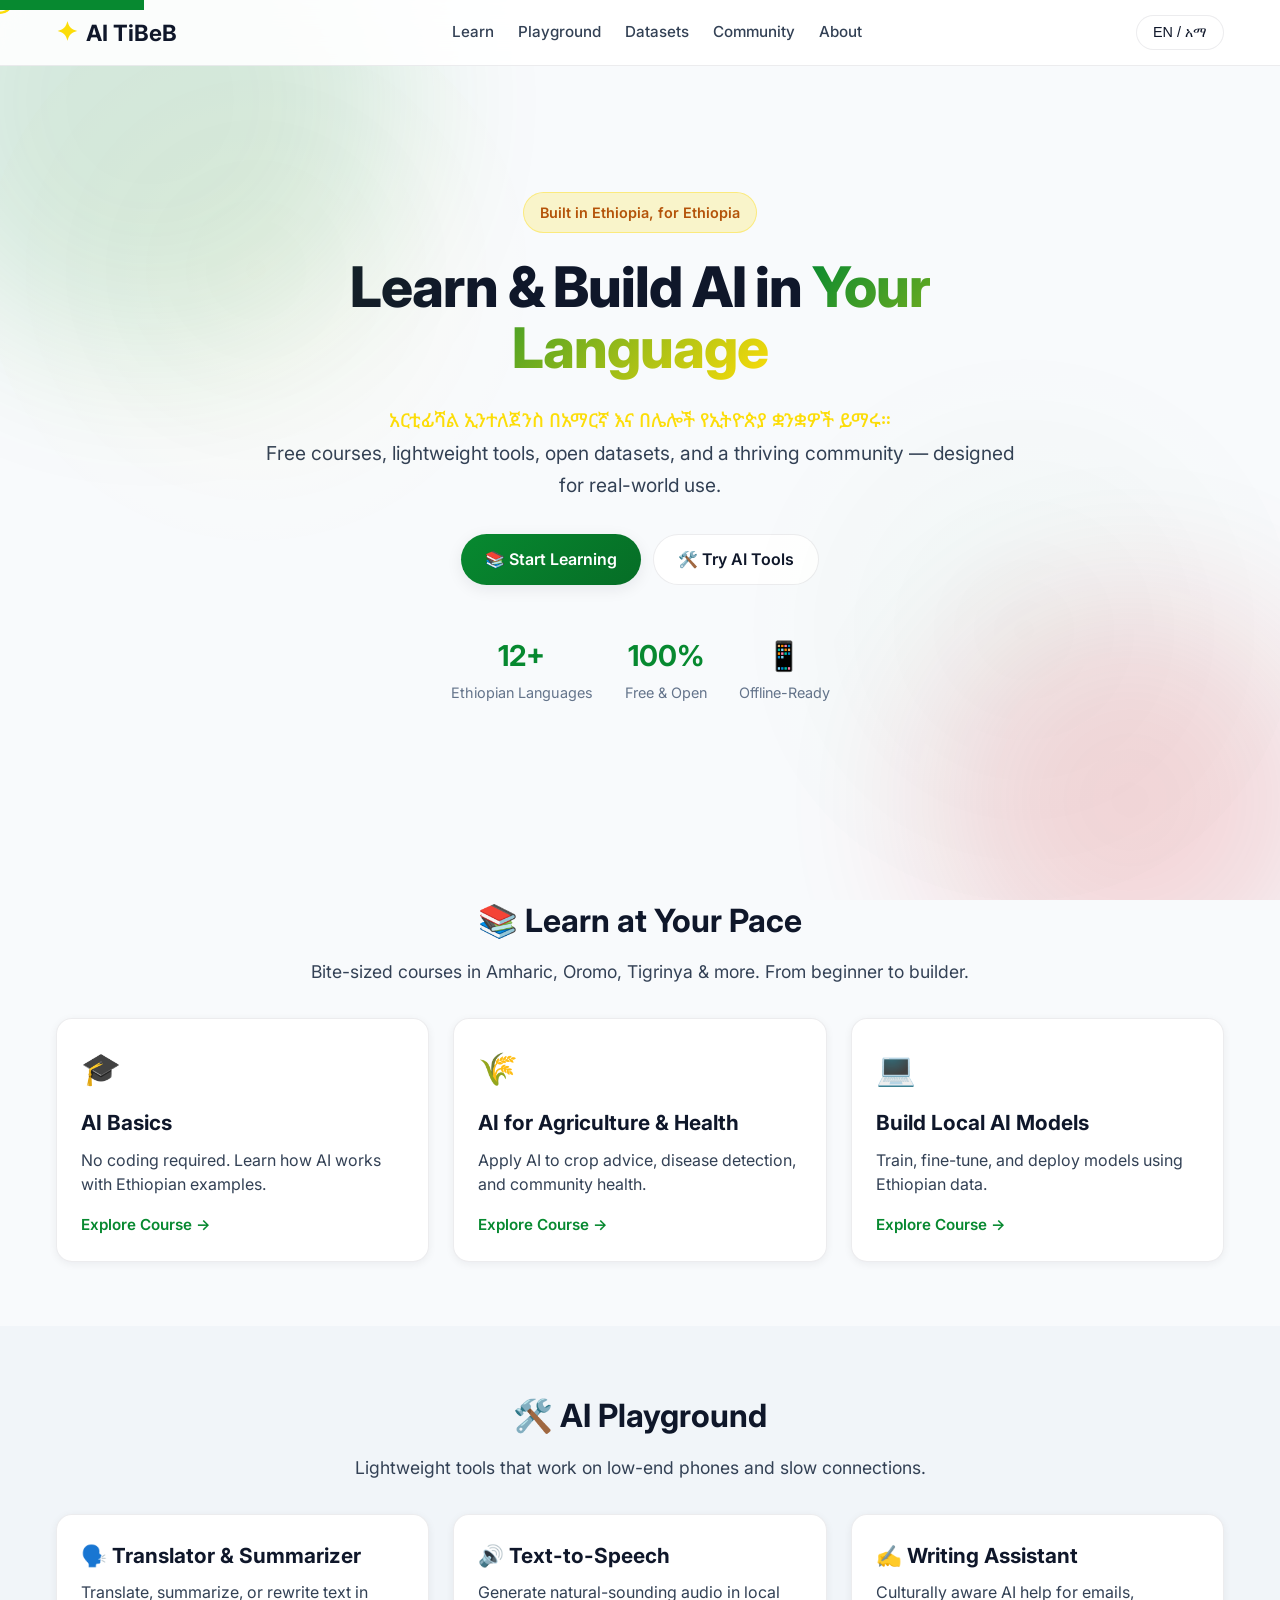
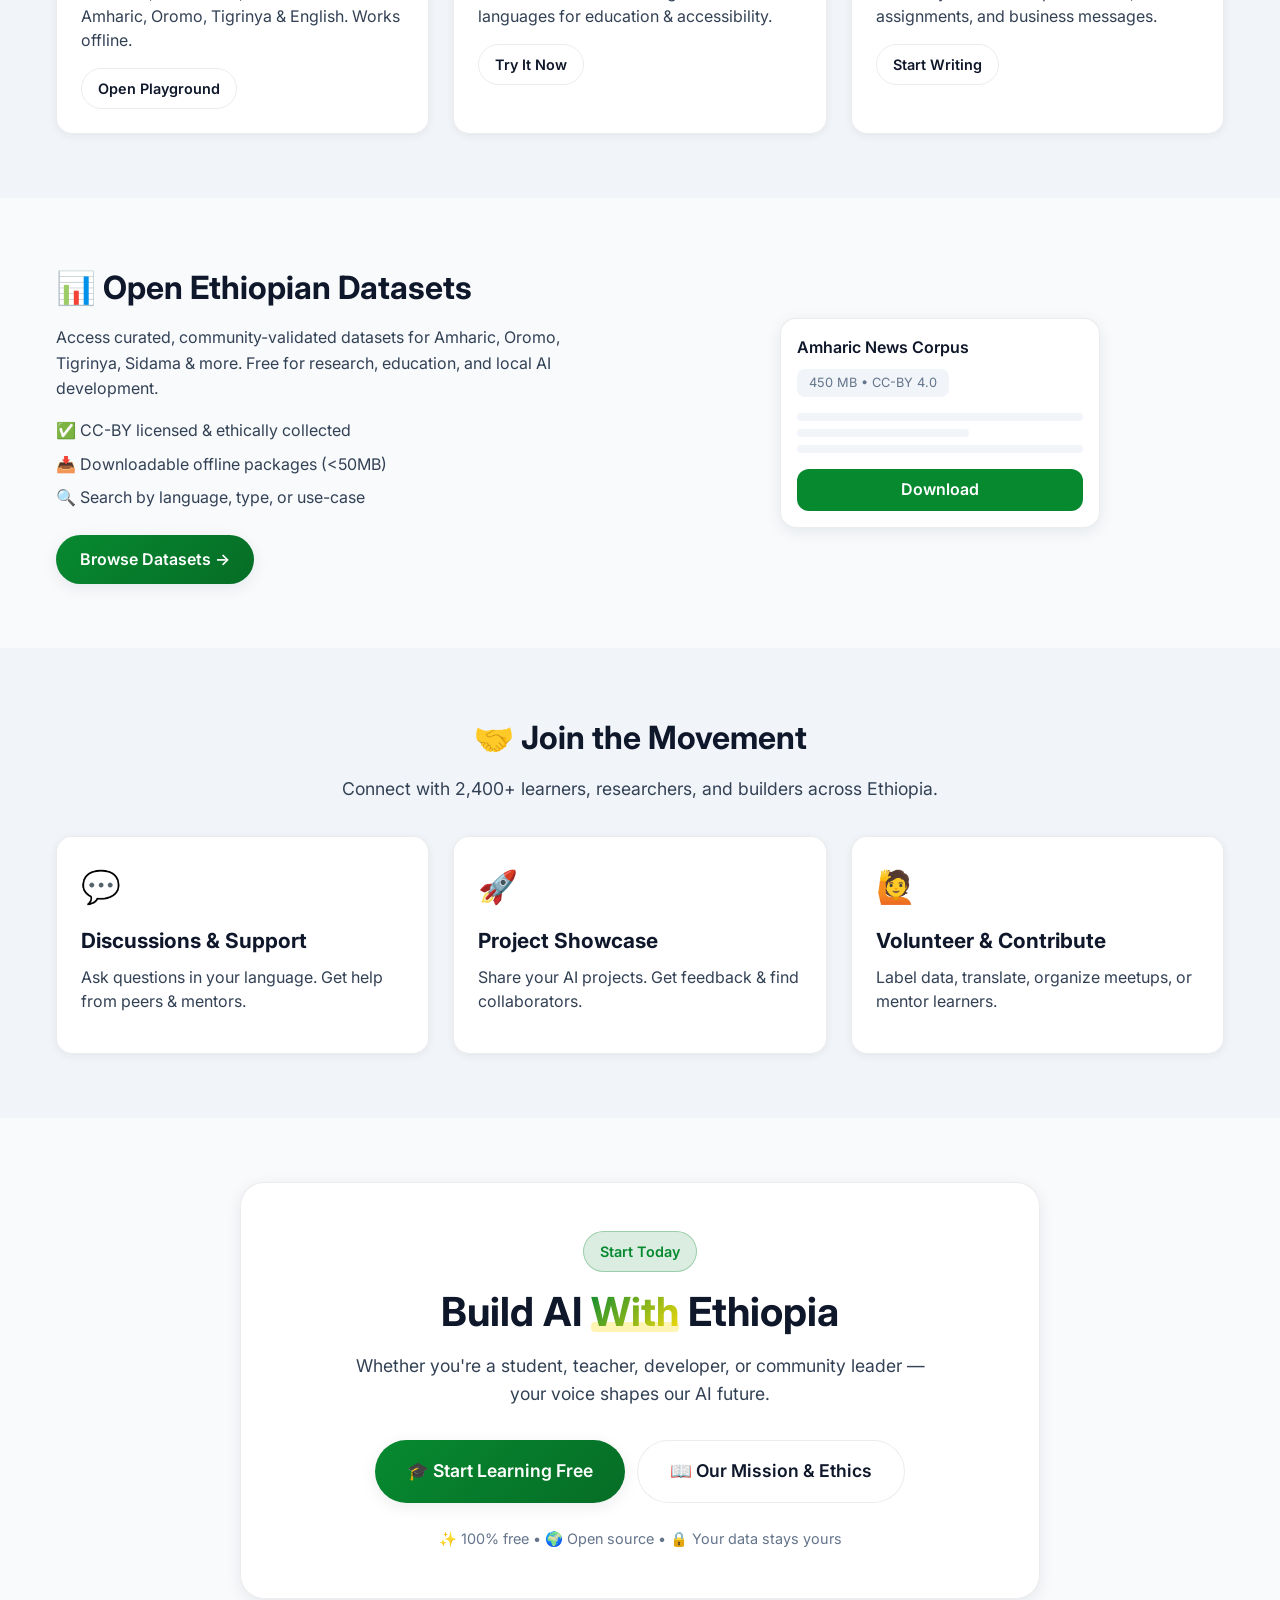
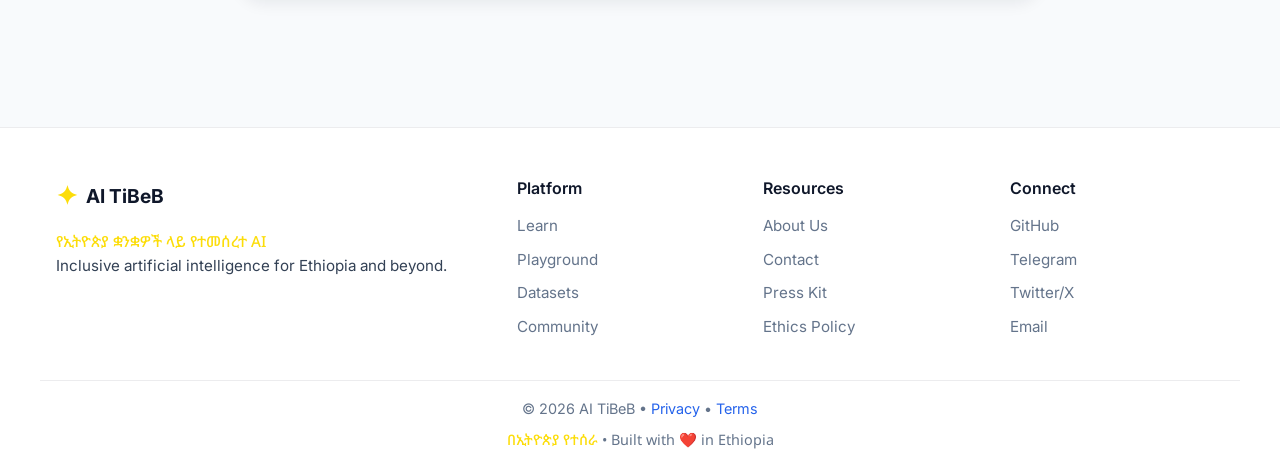
<file: index.html>
<!DOCTYPE html>
<html lang="en">
<head>
  <meta charset="UTF-8" />
  <meta name="viewport" content="width=device-width, initial-scale=1.0" />
  <meta name="description" content="AI TiBeB: Learn Artificial Intelligence in Amharic and Ethiopian local languages. Free courses, tools, datasets, and community.">
  <title>AI TiBeB — AI in Your Language</title>
  
  <!-- Google Fonts -->
  <link href="https://fonts.googleapis.com/css2?family=Inter:wght@300;400;500;600;700&family=Noto+Sans+Ethiopic:wght@400;600;700&display=swap" rel="stylesheet">
  
  <!-- Styles -->
  <link rel="stylesheet" href="style.css">
</head>
<body>

  <!-- Background Decorations -->
  <div class="bg-decoration">
    <div class="blob blob-1"></div>
    <div class="blob blob-2"></div>
    <div class="pattern-overlay"></div>
  </div>

  <!-- Custom Cursor -->
  <div class="eth-cursor" aria-hidden="true"></div>

  <!-- Accessibility Skip Link -->
  <a href="#main-content" class="skip-link">Skip to content</a>

  <!-- HEADER -->
  <header class="site-header">
    <div class="container header-inner">
      <a href="index.html" class="logo" aria-label="AI TiBeB Home">
        <span class="logo-icon">✦</span>
        <span class="logo-text">AI TiBeB</span>
        
      </a>
      
      <nav class="nav" aria-label="Main navigation">
        <a href="course.html">Learn</a>
        <a href="playground.html">Playground</a>
        <a href="datasets.html">Datasets</a>
        <a href="community.html">Community</a>
        <a href="about.html">About</a>
      </nav>
      
      <button class="lang-toggle" aria-label="Toggle language">
        <span class="lang-active">EN</span> / <span class="lang-alt">አማ</span>
      </button>
    </div>
  </header>

  <main id="main-content">

    <!-- HERO -->
    <section class="hero">
      <div class="container hero-content">
        <div class="hero-badge">Built in Ethiopia, for Ethiopia</div>
        
        <h1 class="hero-title">
          Learn & Build AI in <span class="highlight">Your Language</span>
        </h1>
        
        <p class="hero-tagline">
          <span class="amharic">አርቲፊሻል ኢንተለጀንስ በአማርኛ እና በሌሎች የኢትዮጵያ ቋንቋዎች ይማሩ።</span><br>
          Free courses, lightweight tools, open datasets, and a thriving community — designed for real-world use.
        </p>

        <div class="hero-cta">
          <a href="course.html" class="btn btn-primary">
            📚 Start Learning
          </a>
          <a href="playground.html" class="btn btn-secondary">
            🛠️ Try AI Tools
          </a>
        </div>

        <div class="hero-stats">
          <div class="stat"><span class="stat-number">12+</span><span class="stat-label">Ethiopian Languages</span></div>
          <div class="stat"><span class="stat-number">100%</span><span class="stat-label">Free & Open</span></div>
          <div class="stat"><span class="stat-number">📱</span><span class="stat-label">Offline-Ready</span></div>
        </div>
      </div>
    </section>

    <!-- LEARNING PATHS -->
    <section class="section" id="learn">
      <div class="container">
        <div class="section-header">
          <h2 class="section-title">📚 Learn at Your Pace</h2>
          <p class="section-subtitle">Bite-sized courses in Amharic, Oromo, Tigrinya & more. From beginner to builder.</p>
        </div>

        <div class="card-grid">
          <a href="course.html" class="feature-card">
            <div class="card-icon">🎓</div>
            <h3>AI Basics </h3>
            <p>No coding required. Learn how AI works with Ethiopian examples.</p>
            <span class="card-link">Explore Course →</span>
          </a>
          <a href="course.html" class="feature-card">
            <div class="card-icon">🌾</div>
            <h3>AI for Agriculture & Health</h3>
            <p>Apply AI to crop advice, disease detection, and community health.</p>
            <span class="card-link">Explore Course →</span>
          </a>
          <a href="course.html" class="feature-card">
            <div class="card-icon">💻</div>
            <h3>Build Local AI Models</h3>
            <p>Train, fine-tune, and deploy models using Ethiopian data.</p>
            <span class="card-link">Explore Course →</span>
          </a>
        </div>
      </div>
    </section>

    <!-- TOOLS PLAYGROUND -->
    <section class="section alt-bg" id="tools">
      <div class="container">
        <div class="section-header">
          <h2 class="section-title">🛠️ AI Playground</h2>
          <p class="section-subtitle">Lightweight tools that work on low-end phones and slow connections.</p>
        </div>

        <div class="tools-preview">
          <div class="tool-preview-card">
            <h3>🗣️ Translator & Summarizer</h3>
            <p>Translate, summarize, or rewrite text in Amharic, Oromo, Tigrinya & English. Works offline.</p>
            <a href="playground.html" class="btn btn-sm btn-outline">Open Playground</a>
          </div>
          <div class="tool-preview-card">
            <h3>🔊 Text-to-Speech</h3>
            <p>Generate natural-sounding audio in local languages for education & accessibility.</p>
            <a href="playground.html" class="btn btn-sm btn-outline">Try It Now</a>
          </div>
          <div class="tool-preview-card">
            <h3>✍️ Writing Assistant</h3>
            <p>Culturally aware AI help for emails, assignments, and business messages.</p>
            <a href="playground.html" class="btn btn-sm btn-outline">Start Writing</a>
          </div>
        </div>
      </div>
    </section>

    <!-- DATASETS & RESEARCH -->
    <section class="section" id="data">
      <div class="container">
        <div class="split-layout">
          <div class="split-content">
            <h2 class="section-title">📊 Open Ethiopian Datasets</h2>
            <p class="split-desc">
              Access curated, community-validated datasets for Amharic, Oromo, Tigrinya, Sidama & more. 
              Free for research, education, and local AI development.
            </p>
            <ul class="feature-list">
              <li>✅ CC-BY licensed & ethically collected</li>
              <li>📥 Downloadable offline packages (<50MB)</li>
              <li>🔍 Search by language, type, or use-case</li>
            </ul>
            <a href="datasets.html" class="btn btn-primary">Browse Datasets →</a>
          </div>
          <div class="split-visual">
            <div class="dataset-card-mock">
              <div class="mock-header">Amharic News Corpus</div>
              <div class="mock-badge">450 MB • CC-BY 4.0</div>
              <div class="mock-line"></div>
              <div class="mock-line short"></div>
              <div class="mock-line"></div>
              <div class="mock-btn">Download</div>
            </div>
          </div>
        </div>
      </div>
    </section>

    <!-- COMMUNITY & IMPACT -->
    <section class="section alt-bg" id="community">
      <div class="container">
        <div class="section-header">
          <h2 class="section-title">🤝 Join the Movement</h2>
          <p class="section-subtitle">Connect with 2,400+ learners, researchers, and builders across Ethiopia.</p>
        </div>

        <div class="community-grid">
          <a href="community.html" class="community-card">
            <div class="comm-icon">💬</div>
            <h3>Discussions & Support</h3>
            <p>Ask questions in your language. Get help from peers & mentors.</p>
          </a>
          <a href="community.html" class="community-card">
            <div class="comm-icon">🚀</div>
            <h3>Project Showcase</h3>
            <p>Share your AI projects. Get feedback & find collaborators.</p>
          </a>
          <a href="community.html" class="community-card">
            <div class="comm-icon">🙋</div>
            <h3>Volunteer & Contribute</h3>
            <p>Label data, translate, organize meetups, or mentor learners.</p>
          </a>
        </div>
      </div>
    </section>

    <!-- FINAL CTA -->
    <section class="section cta-section">
      <div class="container">
        <div class="cta-card">
          <div class="cta-badge">Start Today</div>
          <h2 class="cta-title">Build AI <span class="highlight">With</span> Ethiopia </h2>
          <p class="cta-desc">Whether you're a student, teacher, developer, or community leader — your voice shapes our AI future.</p>
          <div class="cta-actions">
            <a href="course.html" class="btn btn-primary btn-lg">🎓 Start Learning Free</a>
            <a href="about.html" class="btn btn-secondary btn-lg">📖 Our Mission & Ethics</a>
          </div>
          <div class="cta-trust">✨ 100% free • 🌍 Open source • 🔒 Your data stays yours</div>
        </div>
      </div>
    </section>

  </main>

  <!-- FOOTER -->
  <footer class="site-footer">
    <div class="container footer-grid">
      <div class="footer-brand">
        <a href="index.html" class="logo logo-small"><span class="logo-icon">✦</span> AI TiBeB</a>
        <p class="footer-tagline"><span class="amharic">የኢትዮጵያ ቋንቋዎች ላይ የተመሰረተ AI</span><br>Inclusive artificial intelligence for Ethiopia and beyond.</p>
      </div>
      <div class="footer-links"><h4>Platform</h4><ul><li><a href="course.html">Learn</a></li><li><a href="playground.html">Playground</a></li><li><a href="datasets.html">Datasets</a></li><li><a href="community.html">Community</a></li></ul></div>
      <div class="footer-links"><h4>Resources</h4><ul><li><a href="about.html">About Us</a></li><li><a href="about.html#contact">Contact</a></li><li><a href="about.html#press">Press Kit</a></li><li><a href="about.html#ethics">Ethics Policy</a></li></ul></div>
      <div class="footer-links"><h4>Connect</h4><ul><li><a href="https://github.com" target="_blank" rel="noopener">GitHub</a></li><li><a href="https://t.me" target="_blank" rel="noopener">Telegram</a></li><li><a href="https://twitter.com" target="_blank" rel="noopener">Twitter/X</a></li><li><a href="mailto:hello@aitibeb.et">Email</a></li></ul></div>
    </div>
    <div class="container footer-bottom">
      <p>© <span id="year"></span> AI TiBeB • <a href="#">Privacy</a> • <a href="#">Terms</a></p>
      <p class="footer-amharic"><span class="amharic">በኢትዮጵያ የተሰራ</span> • Built with ❤️ in Ethiopia</p>
    </div>
  </footer>

  <script>
    document.getElementById('year').textContent = new Date().getFullYear();
    document.querySelector('.lang-toggle')?.addEventListener('click', function() {
      const a = this.querySelector('.lang-active'), b = this.querySelector('.lang-alt'), t = a.textContent;
      a.textContent = b.textContent; b.textContent = t;
    });

    // Scroll Animations
    const observer = new IntersectionObserver((entries) => {
      entries.forEach(entry => {
        if (entry.isIntersecting) entry.target.classList.add('in-view');
      });
    }, { threshold: 0.1 });
    document.querySelectorAll('.feature-card, .tool-preview-card, .community-card, .cta-card').forEach(el => observer.observe(el));

    // Custom Ethiopian Outline Cursor
    const cursor = document.querySelector('.eth-cursor');
    let mx=0, my=0, cx=0, cy=0;
    document.addEventListener('mousemove', e => { mx = e.clientX; my = e.clientY; });
    function animateCursor() {
      cx += (mx - cx) * 0.15;
      cy += (my - cy) * 0.15;
      cursor.style.left = cx + 'px';
      cursor.style.top = cy + 'px';
      requestAnimationFrame(animateCursor);
    }
    animateCursor();

    document.querySelectorAll('a, button, input, textarea, .feature-card, .tool-preview-card, .community-card').forEach(el => {
      el.addEventListener('mouseenter', () => cursor.classList.add('hovering'));
      el.addEventListener('mouseleave', () => cursor.classList.remove('hovering'));
    });
  </script>
</body>
</html>
</file>
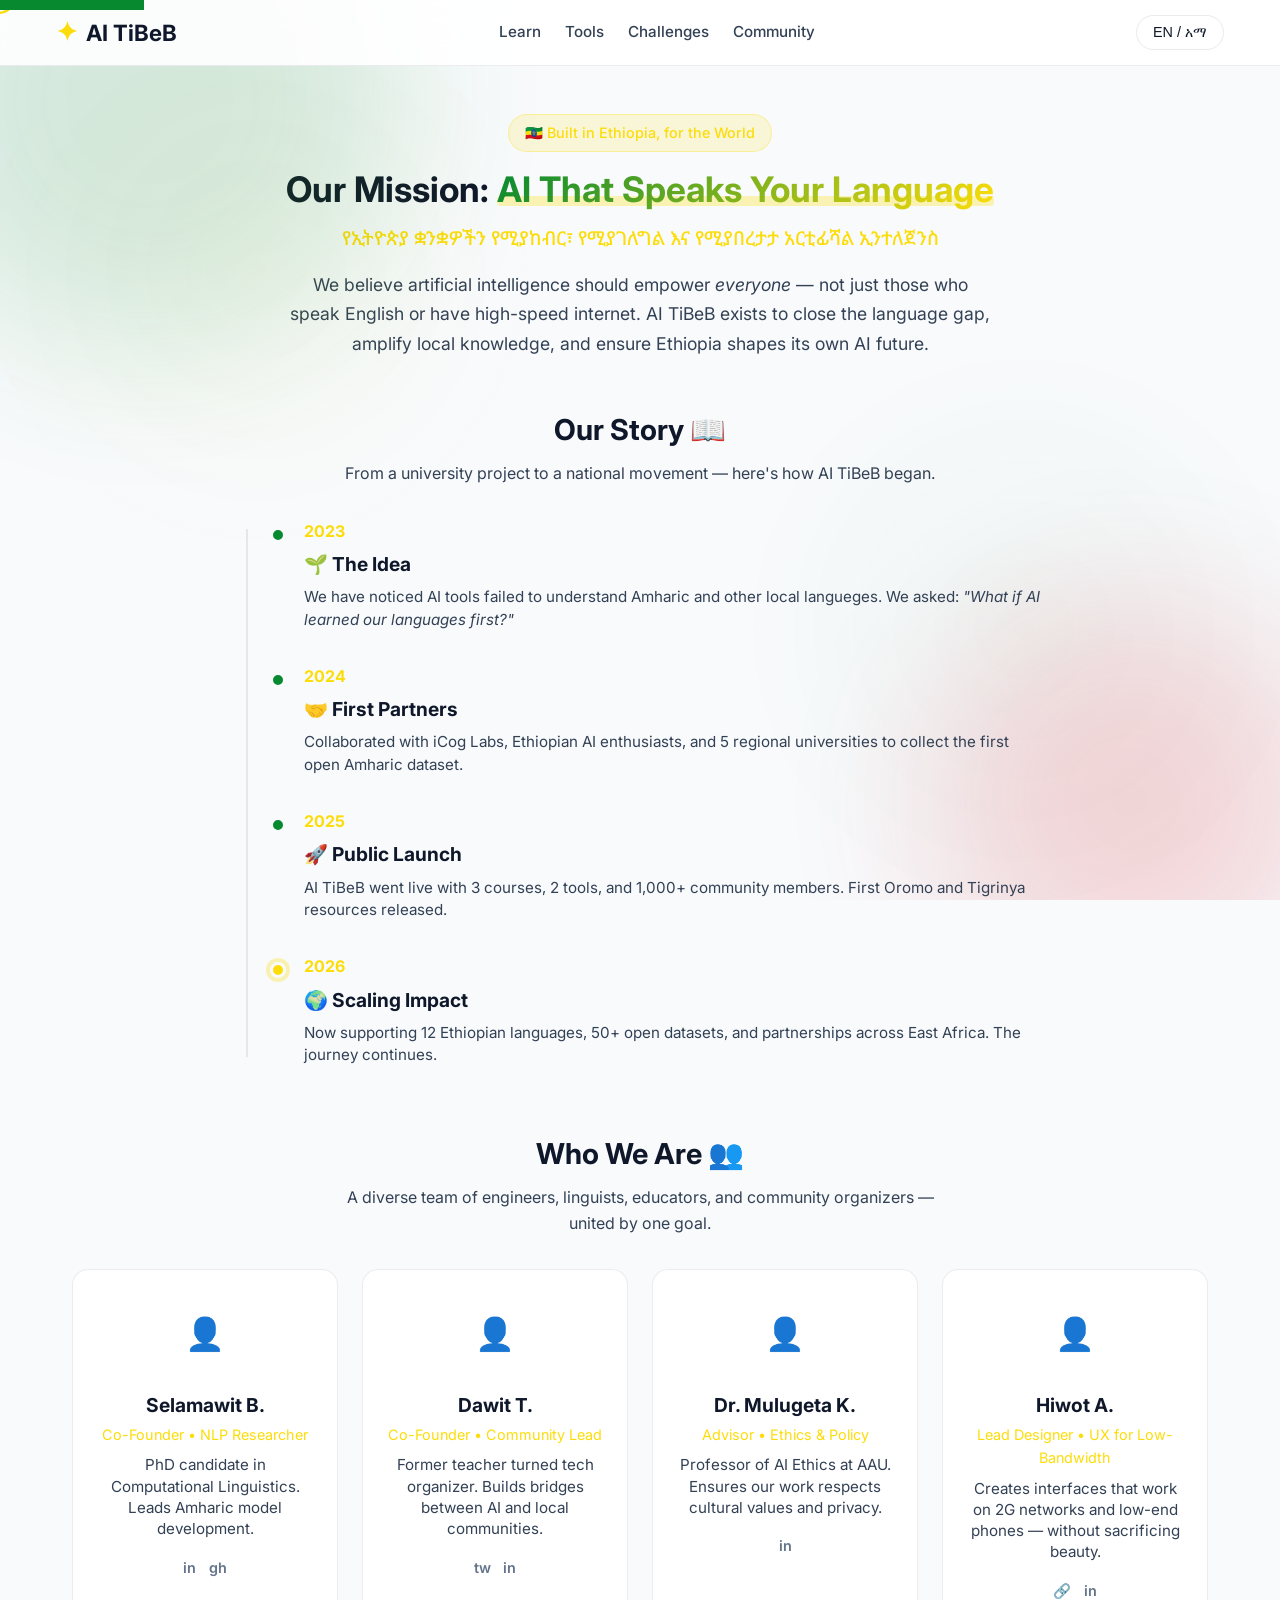
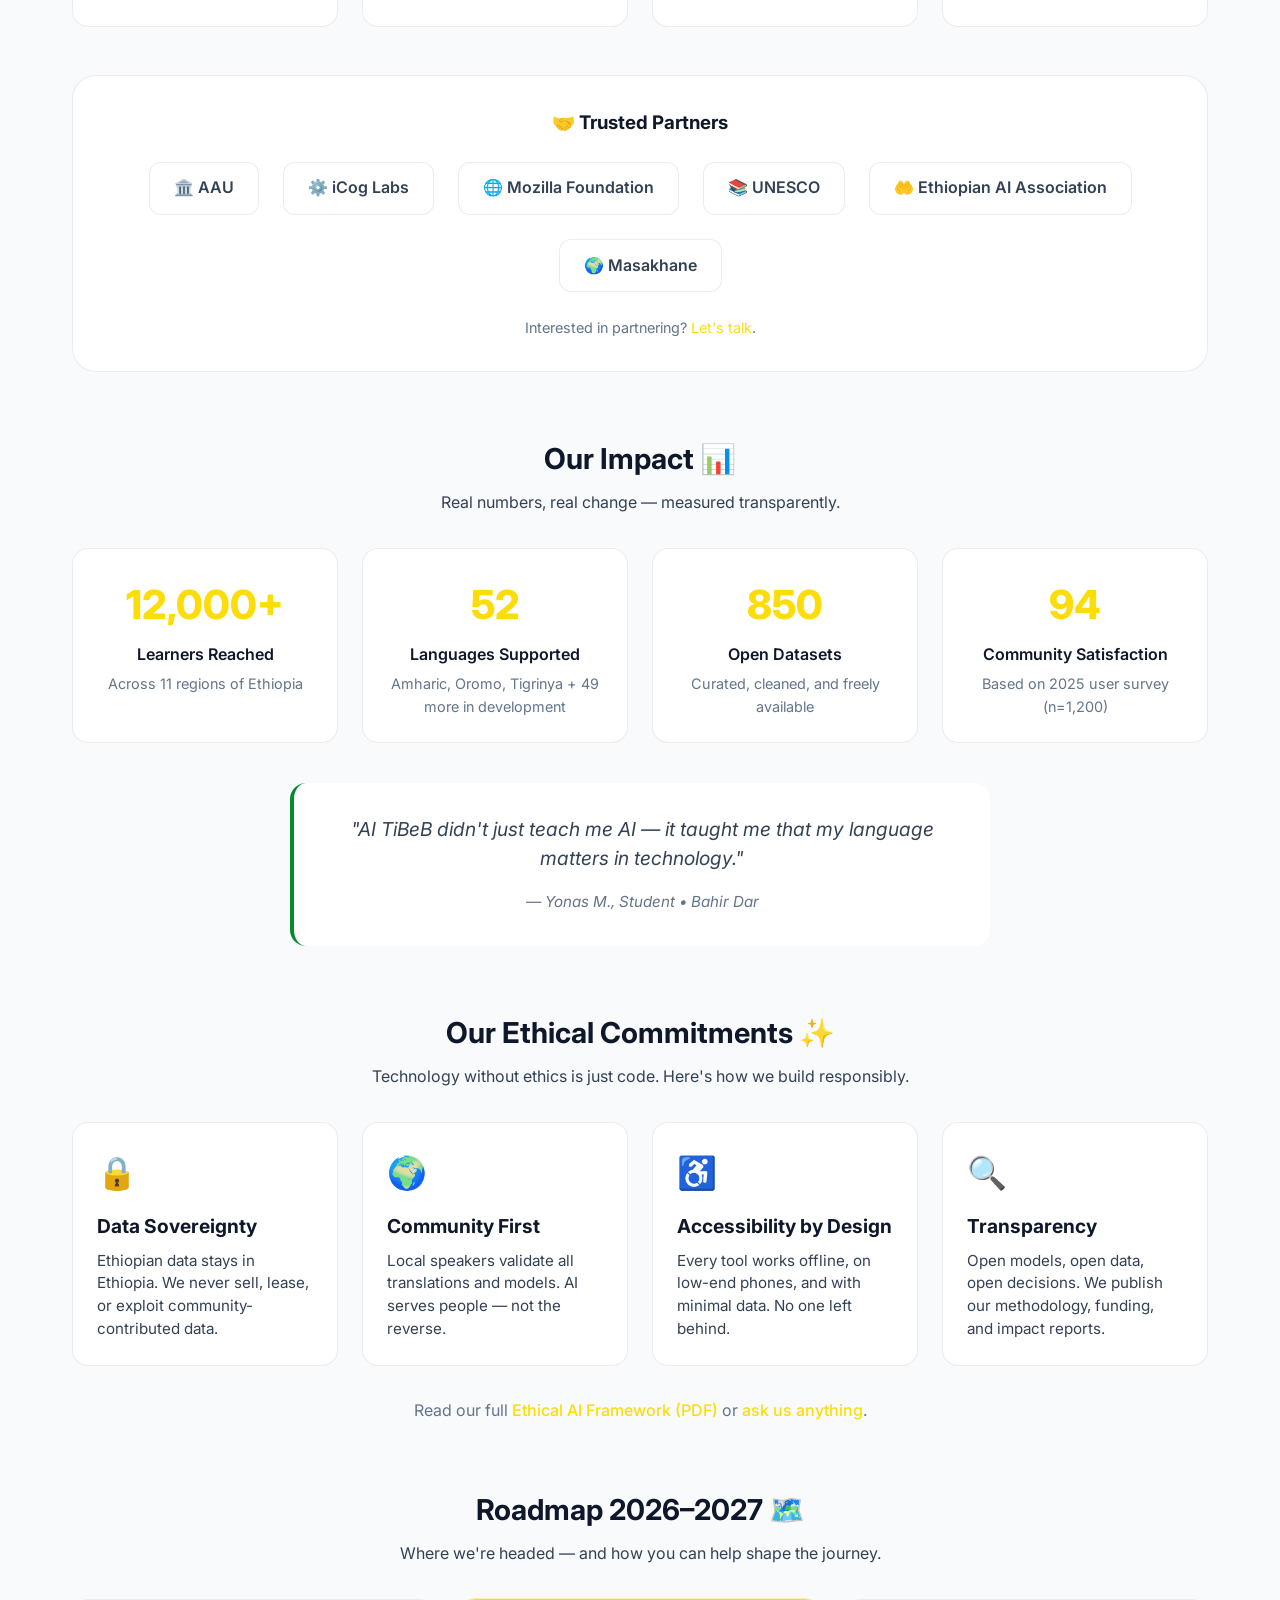
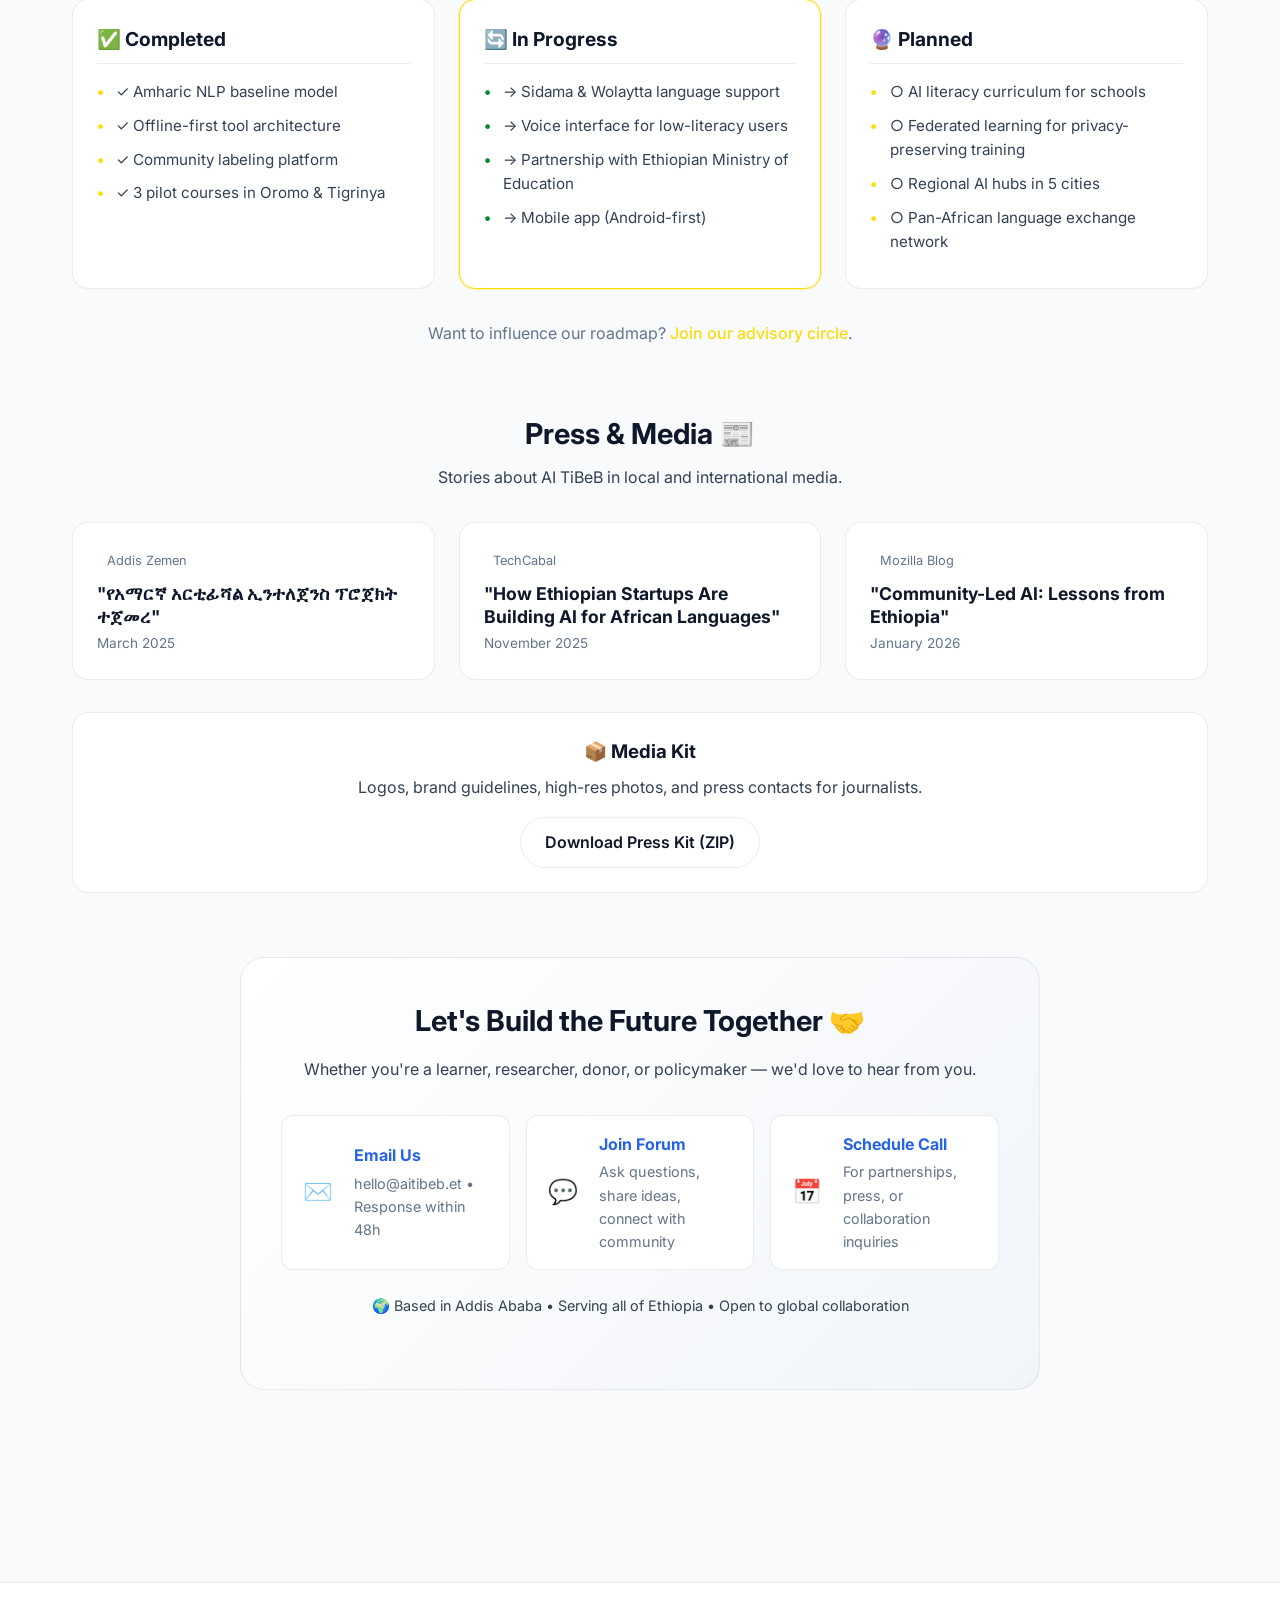
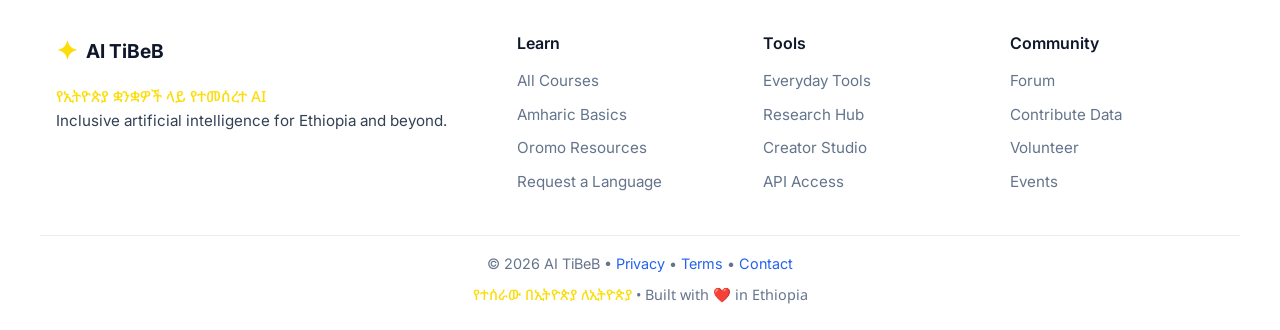
<file: about.html>
<!DOCTYPE html>
<html lang="en">
<head>
  <meta charset="UTF-8" />
  <meta name="viewport" content="width=device-width, initial-scale=1.0" />
  <meta name="description" content="About AI TiBeB: Our mission to build inclusive AI in Amharic and Ethiopian local languages. Meet our team, partners, and impact.">
  <title>About — AI TiBeB </title>
  <link href="https://fonts.googleapis.com/css2?family=Inter:wght@300;400;500;600;700&family=Noto+Sans+Ethiopic:wght@400;600;700&display=swap" rel="stylesheet">
  <link rel="stylesheet" href="style.css">
  <link rel="stylesheet" href="about.css">
</head>
<body>

  <div class="bg-decoration">
    <div class="blob blob-1"></div>
    <div class="blob blob-2"></div>
    <div class="pattern-overlay"></div>
  </div>

  <div class="eth-cursor" aria-hidden="true"></div>
  <a href="#main" class="skip-link">Skip to content</a>

  <!-- HEADER -->
  <header class="site-header">
    <div class="container header-inner">
      <a href="index.html" class="logo" aria-label="AI TiBeB Home">
        <span class="logo-icon">✦</span>
        <span class="logo-text">AI TiBeB</span>
      
      </a>
      <nav class="nav" aria-label="Main navigation">
        <a href="index.html#learn">Learn</a>
        <a href="index.html#tools">Tools</a>
        <a href="index.html#challenges">Challenges</a>
        <a href="index.html#community">Community</a>
      </nav>
      <button class="lang-toggle" aria-label="Toggle language"><span class="lang-active">EN</span> / <span class="lang-alt">አማ</span></button>
    </div>
  </header>

  <main id="main" class="about-layout">
    
    <!-- HERO: MISSION -->
    <section class="about-hero">
      <div class="mission-badge">🇪🇹 Built in Ethiopia, for the World</div>
      <h1>Our Mission: <span class="highlight">AI That Speaks Your Language</span></h1>
      <p class="amharic mission-amharic">የኢትዮጵያ ቋንቋዎችን የሚያከብር፣ የሚያገለግል እና የሚያበረታታ አርቲፊሻል ኢንተለጀንስ</p>
      <p class="mission-statement">
        We believe artificial intelligence should empower <em>everyone</em> — not just those who speak English or have high-speed internet. 
        AI TiBeB exists to close the language gap, amplify local knowledge, and ensure Ethiopia shapes its own AI future.
      </p>
    </section>

    <!-- OUR STORY TIMELINE -->
    <section class="story-section">
      <h2>Our Story 📖</h2>
      <p class="section-intro">From a university project to a national movement — here's how AI TiBeB began.</p>
      
      <div class="timeline">
        <div class="timeline-item">
          <div class="timeline-date">2023</div>
          <div class="timeline-content">
            <h3>🌱 The Idea</h3>
            <p>We have noticed AI tools failed to understand Amharic and other local langueges. We asked: <em>"What if AI learned our languages first?"</em></p>
          </div>
        </div>
        <div class="timeline-item">
          <div class="timeline-date">2024</div>
          <div class="timeline-content">
            <h3>🤝 First Partners</h3>
            <p>Collaborated with iCog Labs, Ethiopian AI enthusiasts, and 5 regional universities to collect the first open Amharic dataset.</p>
          </div>
        </div>
        <div class="timeline-item">
          <div class="timeline-date">2025</div>
          <div class="timeline-content">
            <h3>🚀 Public Launch</h3>
            <p>AI TiBeB went live with 3 courses, 2 tools, and 1,000+ community members. First Oromo and Tigrinya resources released.</p>
          </div>
        </div>
        <div class="timeline-item current">
          <div class="timeline-date">2026</div>
          <div class="timeline-content">
            <h3>🌍 Scaling Impact</h3>
            <p>Now supporting 12 Ethiopian languages, 50+ open datasets, and partnerships across East Africa. The journey continues.</p>
          </div>
        </div>
      </div>
    </section>

    <!-- TEAM & PARTNERS -->
    <section class="team-section">
      <h2>Who We Are 👥</h2>
      <p class="section-intro">A diverse team of engineers, linguists, educators, and community organizers — united by one goal.</p>
      
      <div class="team-grid">
        <article class="team-card">
          <div class="avatar">👤</div>
          <h3>Selamawit B.</h3>
          <p class="role">Co-Founder • NLP Researcher</p>
          <p class="bio">PhD candidate in Computational Linguistics. Leads Amharic model development.</p>
          <div class="social-links">
            <a href="#" aria-label="LinkedIn">in</a>
            <a href="#" aria-label="GitHub">gh</a>
          </div>
        </article>
        <article class="team-card">
          <div class="avatar">👤</div>
          <h3>Dawit T.</h3>
          <p class="role">Co-Founder • Community Lead</p>
          <p class="bio">Former teacher turned tech organizer. Builds bridges between AI and local communities.</p>
          <div class="social-links">
            <a href="#" aria-label="Twitter">tw</a>
            <a href="#" aria-label="LinkedIn">in</a>
          </div>
        </article>
        <article class="team-card">
          <div class="avatar">👤</div>
          <h3>Dr. Mulugeta K.</h3>
          <p class="role">Advisor • Ethics & Policy</p>
          <p class="bio">Professor of AI Ethics at AAU. Ensures our work respects cultural values and privacy.</p>
          <div class="social-links">
            <a href="#" aria-label="LinkedIn">in</a>
          </div>
        </article>
        <article class="team-card">
          <div class="avatar">👤</div>
          <h3>Hiwot A.</h3>
          <p class="role">Lead Designer • UX for Low-Bandwidth</p>
          <p class="bio">Creates interfaces that work on 2G networks and low-end phones — without sacrificing beauty.</p>
          <div class="social-links">
            <a href="#" aria-label="Portfolio">🔗</a>
            <a href="#" aria-label="LinkedIn">in</a>
          </div>
        </article>
      </div>

      <div class="partners-section">
        <h3>🤝 Trusted Partners</h3>
        <div class="partners-grid">
          <div class="partner-logo">🏛️ AAU</div>
          <div class="partner-logo">⚙️ iCog Labs</div>
          <div class="partner-logo">🌐 Mozilla Foundation</div>
          <div class="partner-logo">📚 UNESCO</div>
          <div class="partner-logo">🤲 Ethiopian AI Association</div>
          <div class="partner-logo">🌍 Masakhane</div>
        </div>
        <p class="partner-note">Interested in partnering? <a href="#contact">Let's talk</a>.</p>
      </div>
    </section>

    <!-- IMPACT METRICS -->
    <section class="impact-section">
      <h2>Our Impact 📊</h2>
      <p class="section-intro">Real numbers, real change — measured transparently.</p>
      
      <div class="metrics-grid">
        <div class="metric-card">
          <div class="metric-number" data-target="12000">0</div>
          <p class="metric-label">Learners Reached</p>
          <p class="metric-detail">Across 11 regions of Ethiopia</p>
        </div>
        <div class="metric-card">
          <div class="metric-number" data-target="52">0</div>
          <p class="metric-label">Languages Supported</p>
          <p class="metric-detail">Amharic, Oromo, Tigrinya + 49 more in development</p>
        </div>
        <div class="metric-card">
          <div class="metric-number" data-target="850">0</div>
          <p class="metric-label">Open Datasets</p>
          <p class="metric-detail">Curated, cleaned, and freely available</p>
        </div>
        <div class="metric-card">
          <div class="metric-number" data-target="94">0</div>
          <p class="metric-label">Community Satisfaction</p>
          <p class="metric-detail">Based on 2025 user survey (n=1,200)</p>
        </div>
      </div>

      <div class="impact-quote">
        <blockquote>
          "AI TiBeB didn't just teach me AI — it taught me that <em>my language matters</em> in technology."
        </blockquote>
        <cite>— Yonas M., Student • Bahir Dar</cite>
      </div>
    </section>

    <!-- ETHICAL PRINCIPLES -->
    <section class="ethics-section">
      <h2>Our Ethical Commitments ✨</h2>
      <p class="section-intro">Technology without ethics is just code. Here's how we build responsibly.</p>
      
      <div class="principles-grid">
        <article class="principle-card">
          <div class="principle-icon">🔒</div>
          <h3>Data Sovereignty</h3>
          <p>Ethiopian data stays in Ethiopia. We never sell, lease, or exploit community-contributed data.</p>
        </article>
        <article class="principle-card">
          <div class="principle-icon">🌍</div>
          <h3>Community First</h3>
          <p>Local speakers validate all translations and models. AI serves people — not the reverse.</p>
        </article>
        <article class="principle-card">
          <div class="principle-icon">♿</div>
          <h3>Accessibility by Design</h3>
          <p>Every tool works offline, on low-end phones, and with minimal data. No one left behind.</p>
        </article>
        <article class="principle-card">
          <div class="principle-icon">🔍</div>
          <h3>Transparency</h3>
          <p>Open models, open data, open decisions. We publish our methodology, funding, and impact reports.</p>
        </article>
      </div>

      <div class="ethics-cta">
        <p>Read our full <a href="#">Ethical AI Framework (PDF)</a> or <a href="#contact">ask us anything</a>.</p>
      </div>
    </section>

    <!-- ROADMAP -->
    <section class="roadmap-section">
      <h2>Roadmap 2026–2027 🗺️</h2>
      <p class="section-intro">Where we're headed — and how you can help shape the journey.</p>
      
      <div class="roadmap-grid">
        <div class="roadmap-col">
          <h3>✅ Completed</h3>
          <ul class="roadmap-list">
            <li>✓ Amharic NLP baseline model</li>
            <li>✓ Offline-first tool architecture</li>
            <li>✓ Community labeling platform</li>
            <li>✓ 3 pilot courses in Oromo & Tigrinya</li>
          </ul>
        </div>
        <div class="roadmap-col current">
          <h3>🔄 In Progress</h3>
          <ul class="roadmap-list">
            <li>→ Sidama & Wolaytta language support</li>
            <li>→ Voice interface for low-literacy users</li>
            <li>→ Partnership with Ethiopian Ministry of Education</li>
            <li>→ Mobile app (Android-first)</li>
          </ul>
        </div>
        <div class="roadmap-col">
          <h3>🔮 Planned</h3>
          <ul class="roadmap-list">
            <li>○ AI literacy curriculum for schools</li>
            <li>○ Federated learning for privacy-preserving training</li>
            <li>○ Regional AI hubs in 5 cities</li>
            <li>○ Pan-African language exchange network</li>
          </ul>
        </div>
      </div>

      <div class="roadmap-cta">
        <p>Want to influence our roadmap? <a href="#contact">Join our advisory circle</a>.</p>
      </div>
    </section>

    <!-- PRESS & MEDIA -->
    <section class="press-section">
      <h2>Press & Media 📰</h2>
      <p class="section-intro">Stories about AI TiBeB in local and international media.</p>
      
      <div class="press-grid">
        <article class="press-card">
          <span class="press-source">Addis Zemen</span>
          <h3><a href="#">"የአማርኛ አርቲፊሻል ኢንተለጀንስ ፕሮጀክት ተጀመረ"</a></h3>
          <p class="press-date">March 2025</p>
        </article>
        <article class="press-card">
          <span class="press-source">TechCabal</span>
          <h3><a href="#">"How Ethiopian Startups Are Building AI for African Languages"</a></h3>
          <p class="press-date">November 2025</p>
        </article>
        <article class="press-card">
          <span class="press-source">Mozilla Blog</span>
          <h3><a href="#">"Community-Led AI: Lessons from Ethiopia"</a></h3>
          <p class="press-date">January 2026</p>
        </article>
      </div>

      <div class="press-kit">
        <h3>📦 Media Kit</h3>
        <p>Logos, brand guidelines, high-res photos, and press contacts for journalists.</p>
        <a href="#" class="btn btn-outline">Download Press Kit (ZIP)</a>
      </div>
    </section>

    <!-- CONTACT CTA -->
    <section id="contact" class="contact-section">
      <div class="contact-card">
        <h2>Let's Build the Future Together 🤝</h2>
        <p>Whether you're a learner, researcher, donor, or policymaker — we'd love to hear from you.</p>
        
        <div class="contact-options">
          <a href="mailto:hello@aitibeb.et" class="contact-option">
            <span class="contact-icon">✉️</span>
            <div>
              <strong>Email Us</strong>
              <p>hello@aitibeb.et • Response within 48h</p>
            </div>
          </a>
          <a href="#" class="contact-option">
            <span class="contact-icon">💬</span>
            <div>
              <strong>Join Forum</strong>
              <p>Ask questions, share ideas, connect with community</p>
            </div>
          </a>
          <a href="#" class="contact-option">
            <span class="contact-icon">📅</span>
            <div>
              <strong>Schedule Call</strong>
              <p>For partnerships, press, or collaboration inquiries</p>
            </div>
          </a>
        </div>

        <p class="contact-note">🌍 Based in Addis Ababa • Serving all of Ethiopia • Open to global collaboration</p>
      </div>
    </section>

  </main>

  <!-- FOOTER -->
  <footer class="site-footer">
    <div class="container footer-grid">
      <div class="footer-brand">
        <a href="index.html" class="logo logo-small"><span class="logo-icon">✦</span> AI TiBeB</a>
        <p class="footer-tagline"><span class="amharic">የኢትዮጵያ ቋንቋዎች ላይ የተመሰረተ AI</span><br>Inclusive artificial intelligence for Ethiopia and beyond.</p>
      </div>
      <div class="footer-links"><h4>Learn</h4><ul><li><a href="index.html#learn">All Courses</a></li><li><a href="#">Amharic Basics</a></li><li><a href="#">Oromo Resources</a></li><li><a href="#">Request a Language</a></li></ul></div>
      <div class="footer-links"><h4>Tools</h4><ul><li><a href="index.html#tools">Everyday Tools</a></li><li><a href="#">Research Hub</a></li><li><a href="#">Creator Studio</a></li><li><a href="#">API Access</a></li></ul></div>
      <div class="footer-links"><h4>Community</h4><ul><li><a href="index.html#community">Forum</a></li><li><a href="#">Contribute Data</a></li><li><a href="#">Volunteer</a></li><li><a href="#">Events</a></li></ul></div>
    </div>
    <div class="container footer-bottom">
      <p>© <span id="year"></span> AI TiBeB • <a href="#">Privacy</a> • <a href="#">Terms</a> • <a href="#">Contact</a></p>
      <p class="footer-amharic"><span class="amharic">የተሰራው በኢትዮጵያ ለኢትዮጵያ</span> • Built with ❤️ in Ethiopia</p>
    </div>
  </footer>

  <script>
    document.getElementById('year').textContent = new Date().getFullYear();
    document.querySelector('.lang-toggle')?.addEventListener('click', function() {
      const a = this.querySelector('.lang-active'), b = this.querySelector('.lang-alt'), t = a.textContent;
      a.textContent = b.textContent; b.textContent = t;
    });

    // Animated Metric Counters
    const metricNumbers = document.querySelectorAll('.metric-number');
    const observer = new IntersectionObserver((entries) => {
      entries.forEach(entry => {
        if (entry.isIntersecting) {
          const el = entry.target;
          const target = +el.dataset.target;
          let count = 0;
          const increment = Math.ceil(target / 30);
          const update = () => {
            count += increment;
            if (count >= target) {
              el.textContent = target.toLocaleString() + (target > 1000 ? '+' : '');
              observer.unobserve(el);
            } else {
              el.textContent = count.toLocaleString();
              requestAnimationFrame(update);
            }
          };
          update();
        }
      });
    }, { threshold: 0.5 });
    metricNumbers.forEach(num => observer.observe(num));

    // Cursor (Same as index)
    const cursor = document.querySelector('.eth-cursor');
    let mx=0,my=0,cx=0,cy=0;
    document.addEventListener('mousemove', e=>{mx=e.clientX;my=e.clientY;});
    (function anim(){cx+=(mx-cx)*0.15;cy+=(my-cy)*0.15;cursor.style.left=cx+'px';cursor.style.top=cy+'px';requestAnimationFrame(anim)})();
    document.querySelectorAll('a,button,input,.team-card,.principle-card,.press-card,.contact-option').forEach(el=>{
      el.addEventListener('mouseenter',()=>cursor.classList.add('hovering'));
      el.addEventListener('mouseleave',()=>cursor.classList.remove('hovering'));
    });
  </script>
</body>
</html>
</file>
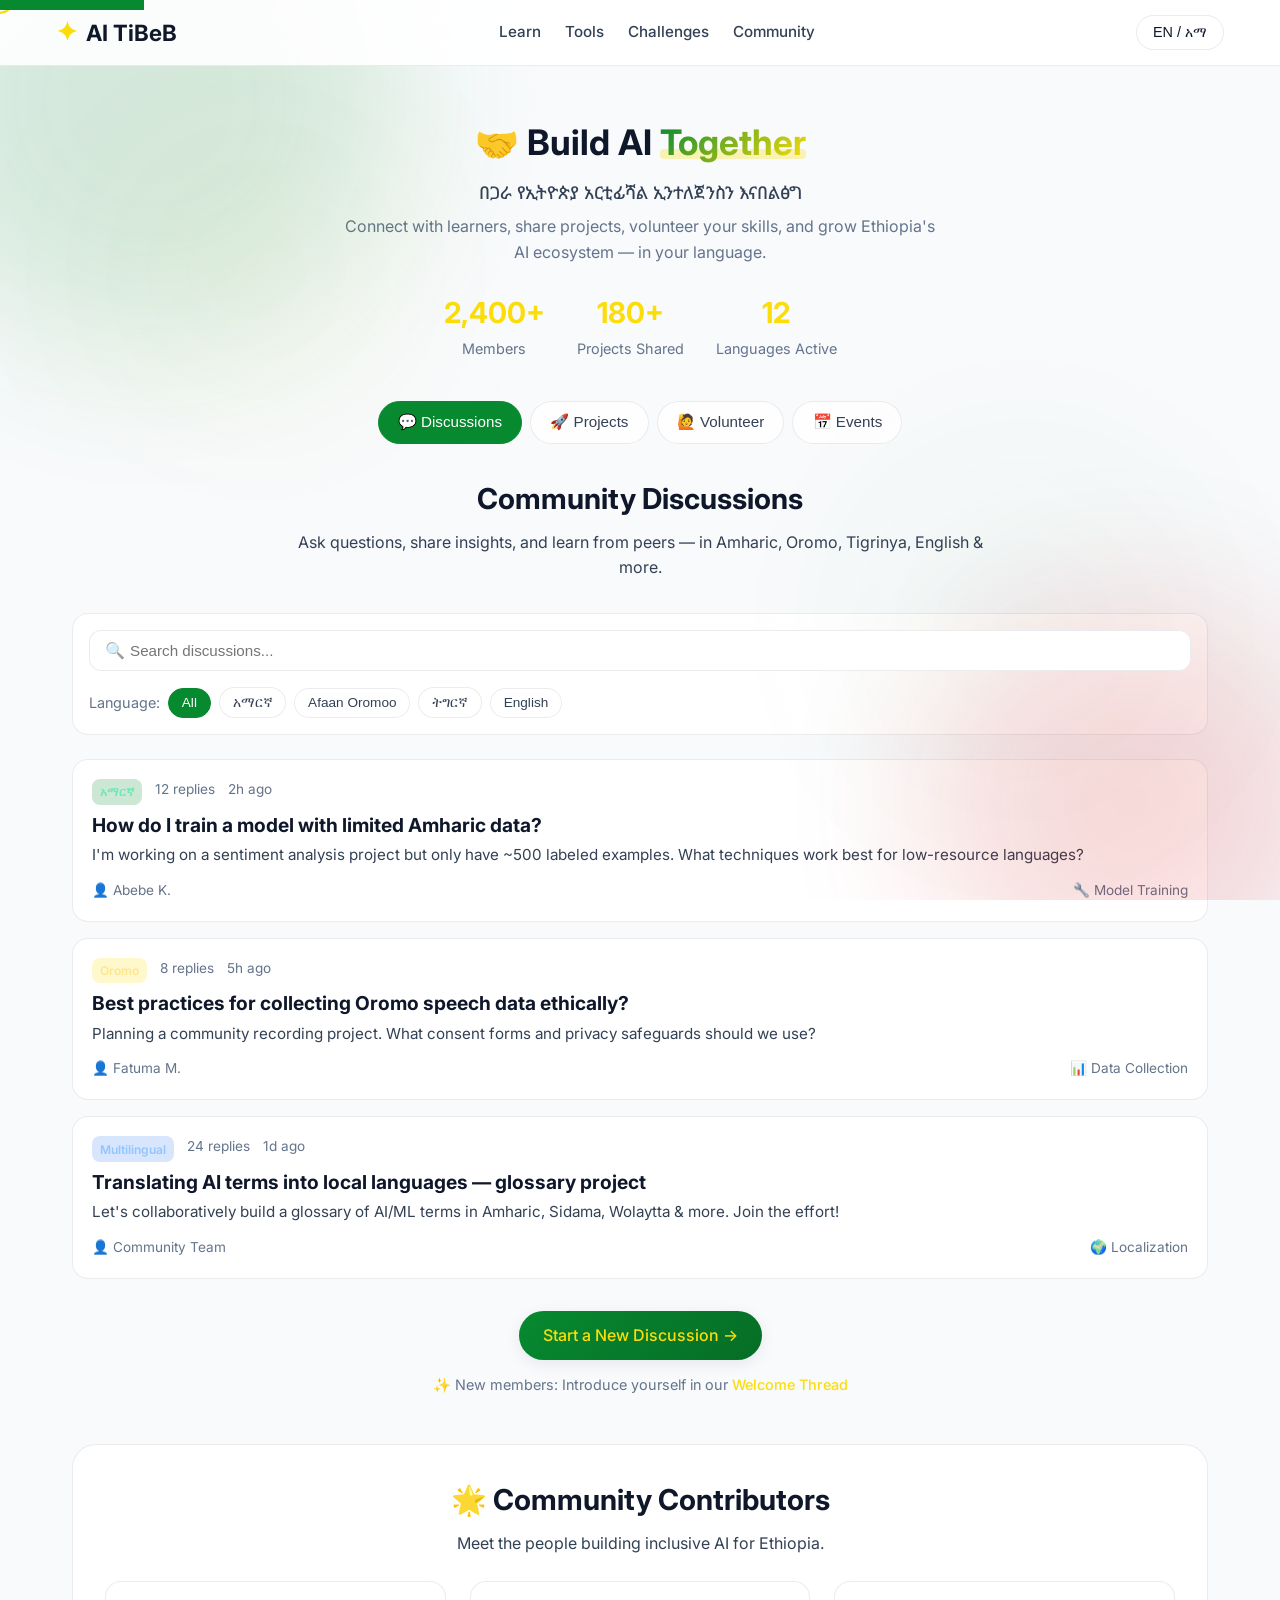
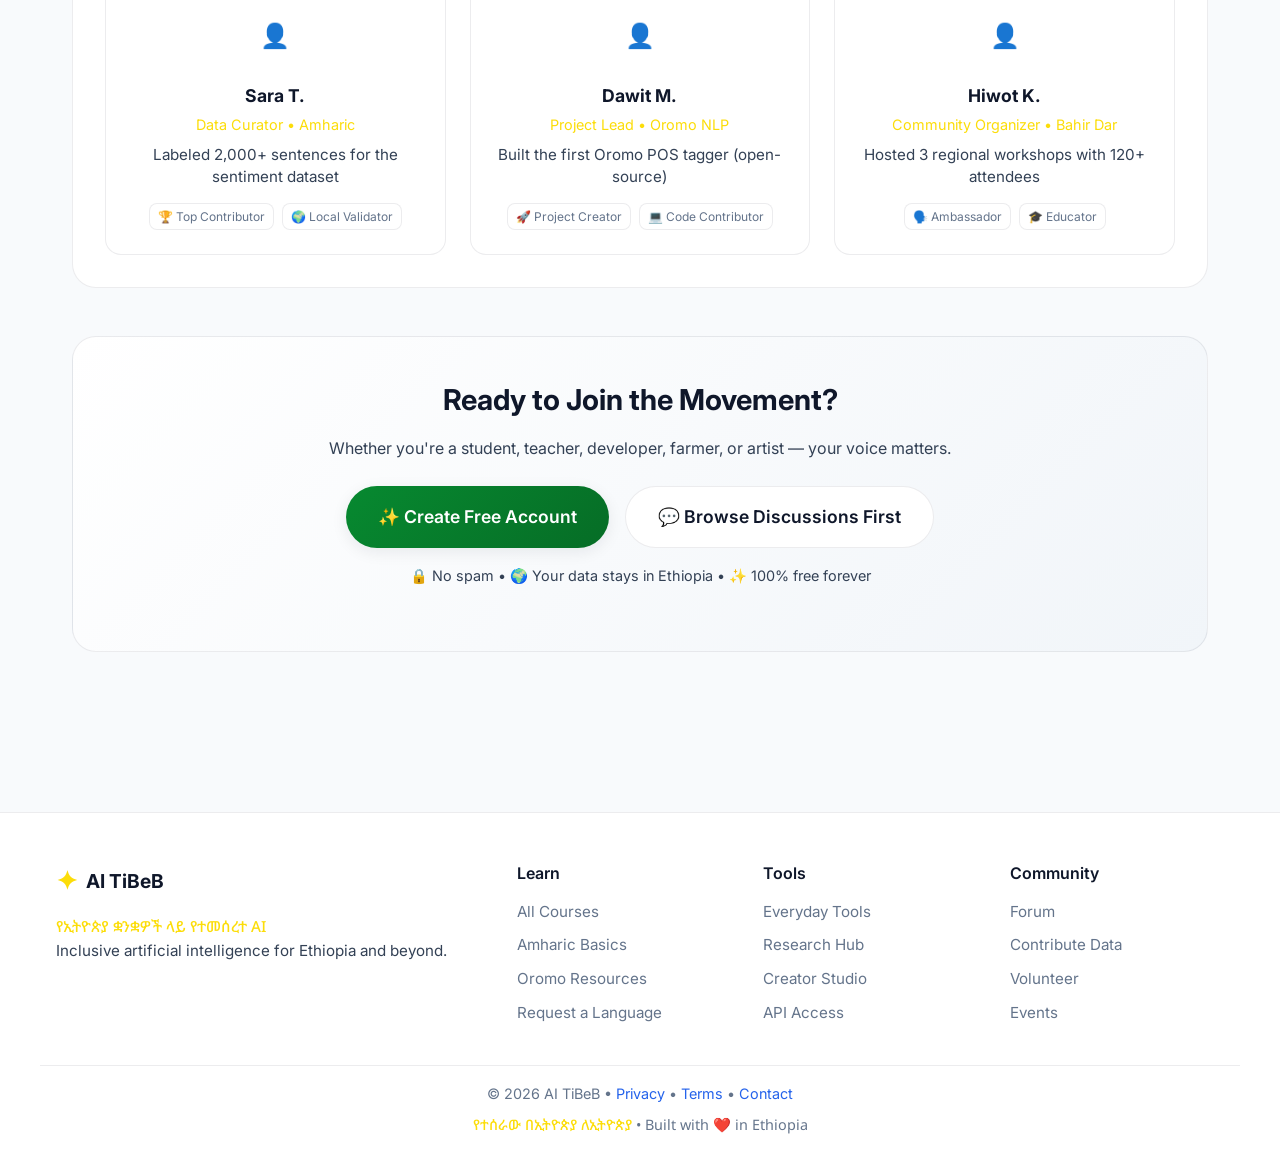
<file: community.html>
<!DOCTYPE html>
<html lang="en">
<head>
  <meta charset="UTF-8" />
  <meta name="viewport" content="width=device-width, initial-scale=1.0" />
  <meta name="description" content="Join AI TiBeB Community: Connect with Ethiopian AI learners, share projects, volunteer, and grow together in Amharic and local languages.">
  <title>Community — AI TiBeB</title>
  <link href="https://fonts.googleapis.com/css2?family=Inter:wght@300;400;500;600;700&family=Noto+Sans+Ethiopic:wght@400;600;700&display=swap" rel="stylesheet">
  <link rel="stylesheet" href="style.css">
  <link rel="stylesheet" href="community.css">
</head>
<body>

  <div class="bg-decoration">
    <div class="blob blob-1"></div>
    <div class="blob blob-2"></div>
    <div class="pattern-overlay"></div>
  </div>

  <div class="eth-cursor" aria-hidden="true"></div>
  <a href="#main" class="skip-link">Skip to content</a>

  <!-- HEADER -->
  <header class="site-header">
    <div class="container header-inner">
      <a href="index.html" class="logo" aria-label="AI TiBeB Home">
        <span class="logo-icon">✦</span>
        <span class="logo-text">AI TiBeB</span>
        
      </a>
      <nav class="nav" aria-label="Main navigation">
        <a href="index.html#learn">Learn</a>
        <a href="index.html#tools">Tools</a>
        <a href="index.html#challenges">Challenges</a>
        <a href="index.html#community">Community</a>
      </nav>
      <button class="lang-toggle" aria-label="Toggle language"><span class="lang-active">EN</span> / <span class="lang-alt">አማ</span></button>
    </div>
  </header>

  <main id="main" class="community-layout">
    
    <!-- HERO -->
    <section class="community-hero">
      <h1>🤝 Build AI <span class="highlight">Together</span></h1>
      <p class="amharic">በጋራ የኢትዮጵያ አርቲፊሻል ኢንተለጀንስን እናበልፅግ</p>
      <p>Connect with learners, share projects, volunteer your skills, and grow Ethiopia's AI ecosystem — in your language.</p>
      <div class="hero-stats">
        <div class="stat"><span class="stat-number">2,400+</span><span class="stat-label">Members</span></div>
        <div class="stat"><span class="stat-number">180+</span><span class="stat-label">Projects Shared</span></div>
        <div class="stat"><span class="stat-number">12</span><span class="stat-label">Languages Active</span></div>
      </div>
    </section>

    <!-- TABS NAVIGATION -->
    <section class="community-tabs">
      <button class="tab-btn active" data-tab="discussions">💬 Discussions</button>
      <button class="tab-btn" data-tab="projects">🚀 Projects</button>
      <button class="tab-btn" data-tab="volunteer">🙋 Volunteer</button>
      <button class="tab-btn" data-tab="events">📅 Events</button>
    </section>

    <!-- TAB PANEL: DISCUSSIONS -->
    <section id="discussions" class="tab-panel active">
      <div class="section-header">
        <h2>Community Discussions</h2>
        <p>Ask questions, share insights, and learn from peers — in Amharic, Oromo, Tigrinya, English & more.</p>
      </div>

      <div class="filter-bar">
        <div class="search-box">
          <span class="search-icon">🔍</span>
          <input type="text" placeholder="Search discussions..." aria-label="Search discussions">
        </div>
        <div class="lang-filters">
          <span class="filter-label">Language:</span>
          <button class="lang-chip active" data-lang="all">All</button>
          <button class="lang-chip" data-lang="am">አማርኛ</button>
          <button class="lang-chip" data-lang="om">Afaan Oromoo</button>
          <button class="lang-chip" data-lang="ti">ትግርኛ</button>
          <button class="lang-chip" data-lang="en">English</button>
        </div>
      </div>

      <div class="discussions-list">
        <article class="discussion-card">
          <div class="card-meta">
            <span class="lang-tag am">አማርኛ</span>
            <span class="replies">12 replies</span>
            <span class="updated">2h ago</span>
          </div>
          <h3><a href="#">How do I train a model with limited Amharic data?</a></h3>
          <p class="preview">I'm working on a sentiment analysis project but only have ~500 labeled examples. What techniques work best for low-resource languages?</p>
          <div class="card-footer">
            <span class="author">👤 Abebe K.</span>
            <span class="category">🔧 Model Training</span>
          </div>
        </article>

        <article class="discussion-card">
          <div class="card-meta">
            <span class="lang-tag om">Oromo</span>
            <span class="replies">8 replies</span>
            <span class="updated">5h ago</span>
          </div>
          <h3><a href="#">Best practices for collecting Oromo speech data ethically?</a></h3>
          <p class="preview">Planning a community recording project. What consent forms and privacy safeguards should we use?</p>
          <div class="card-footer">
            <span class="author">👤 Fatuma M.</span>
            <span class="category">📊 Data Collection</span>
          </div>
        </article>

        <article class="discussion-card">
          <div class="card-meta">
            <span class="lang-tag multi">Multilingual</span>
            <span class="replies">24 replies</span>
            <span class="updated">1d ago</span>
          </div>
          <h3><a href="#">Translating AI terms into local languages — glossary project</a></h3>
          <p class="preview">Let's collaboratively build a glossary of AI/ML terms in Amharic, Sidama, Wolaytta & more. Join the effort!</p>
          <div class="card-footer">
            <span class="author">👤 Community Team</span>
            <span class="category">🌍 Localization</span>
          </div>
        </article>
      </div>

      <div class="section-cta">
        <a href="#" class="btn btn-primary">Start a New Discussion →</a>
        <p class="note">✨ New members: Introduce yourself in our <a href="#">Welcome Thread</a></p>
      </div>
    </section>

    <!-- TAB PANEL: PROJECTS -->
    <section id="projects" class="tab-panel">
      <div class="section-header">
        <h2>Ethiopian AI Projects Showcase</h2>
        <p>Discover, fork, and collaborate on open-source AI projects built for and by Ethiopians.</p>
      </div>

      <div class="projects-grid">
        <article class="project-card">
          <div class="project-badge">🌾 Agriculture</div>
          <h3>Crop Disease Detector (Amharic)</h3>
          <p>Mobile app that identifies crop diseases from photos + suggests organic remedies in Amharic.</p>
          <div class="project-meta">
            <span>👥 3 contributors</span>
            <span>⭐ 42 stars</span>
          </div>
          <div class="project-tech">
            <span class="tech-tag">TensorFlow Lite</span>
            <span class="tech-tag">Flutter</span>
            <span class="tech-tag">Amharic NLP</span>
          </div>
          <a href="#" class="btn btn-sm btn-outline">View Project</a>
        </article>

        <article class="project-card">
          <div class="project-badge">🏥 Health</div>
          <h3>Maternal Health Chatbot</h3>
          <p>WhatsApp-integrated bot answering prenatal questions in Oromo, Amharic & Tigrinya.</p>
          <div class="project-meta">
            <span>👥 5 contributors</span>
            <span>⭐ 89 stars</span>
          </div>
          <div class="project-tech">
            <span class="tech-tag">Rasa</span>
            <span class="tech-tag">Twilio API</span>
            <span class="tech-tag">Multilingual</span>
          </div>
          <a href="#" class="btn btn-sm btn-outline">View Project</a>
        </article>

        <article class="project-card">
          <div class="project-badge">📚 Education</div>
          <h3>Amharic Story Generator</h3>
          <p>AI tool helping teachers create culturally relevant reading materials for primary students.</p>
          <div class="project-meta">
            <span>👥 2 contributors</span>
            <span>⭐ 28 stars</span>
          </div>
          <div class="project-tech">
            <span class="tech-tag">GPT-2 Fine-tuned</span>
            <span class="tech-tag">React</span>
            <span class="tech-tag">Amharic Corpus</span>
          </div>
          <a href="#" class="btn btn-sm btn-outline">View Project</a>
        </article>

        <article class="project-card">
          <div class="project-badge">💼 Business</div>
          <h3>SME Invoice Assistant</h3>
          <p>Voice-to-invoice tool for small businesses: speak in local language → generate formatted invoice.</p>
          <div class="project-meta">
            <span>👥 4 contributors</span>
            <span>⭐ 56 stars</span>
          </div>
          <div class="project-tech">
            <span class="tech-tag">Whisper</span>
            <span class="tech-tag">PDF Generation</span>
            <span class="tech-tag">Offline-first</span>
          </div>
          <a href="#" class="btn btn-sm btn-outline">View Project</a>
        </article>
      </div>

      <div class="section-cta">
        <a href="#" class="btn btn-primary">Submit Your Project →</a>
        <p class="note">🔓 All showcased projects are open-source • Licensed under MIT/CC-BY</p>
      </div>
    </section>

    <!-- TAB PANEL: VOLUNTEER -->
    <section id="volunteer" class="tab-panel">
      <div class="section-header">
        <h2>Volunteer Your Skills</h2>
        <p>Help grow inclusive AI in Ethiopia. No experience? Start with beginner-friendly tasks.</p>
      </div>

      <div class="opportunities-grid">
        <article class="opportunity-card">
          <div class="opp-badge beginner">Beginner</div>
          <h3>🏷️ Data Labeling (Amharic Text)</h3>
          <p>Help categorize sentences for sentiment analysis. 15-30 min tasks, flexible schedule.</p>
          <ul class="opp-requirements">
            <li>✅ Native Amharic speaker</li>
            <li>✅ Basic computer literacy</li>
            <li>✅ 2-3 hrs/week</li>
          </ul>
          <a href="#" class="btn btn-sm btn-outline">Apply Now</a>
        </article>

        <article class="opportunity-card">
          <div class="opp-badge intermediate">Intermediate</div>
          <h3>🌐 Translation & Localization</h3>
          <p>Translate course content, tool UIs, or documentation into Oromo, Tigrinya, Sidama, or Wolaytta.</p>
          <ul class="opp-requirements">
            <li>✅ Fluent in target language + English</li>
            <li>✅ Familiar with tech/AI terms</li>
            <li>✅ Attention to cultural nuance</li>
          </ul>
          <a href="#" class="btn btn-sm btn-outline">Apply Now</a>
        </article>

        <article class="opportunity-card">
          <div class="opp-badge advanced">Advanced</div>
          <h3>🔧 Model Fine-tuning Support</h3>
          <p>Help adapt open-source NLP models to Ethiopian languages. Python + ML basics required.</p>
          <ul class="opp-requirements">
            <li>✅ Python & PyTorch/TensorFlow</li>
            <li>✅ Experience with HuggingFace</li>
            <li>✅ Interest in low-resource NLP</li>
          </ul>
          <a href="#" class="btn btn-sm btn-outline">Apply Now</a>
        </article>

        <article class="opportunity-card">
          <div class="opp-badge community">Community</div>
          <h3>🗣️ Local Chapter Organizer</h3>
          <p>Host meetups, workshops, or study groups in your city/university. We provide materials & support.</p>
          <ul class="opp-requirements">
            <li>✅ Based in Ethiopia (any region)</li>
            <li>✅ Passion for community building</li>
            <li>✅ 1 event/month commitment</li>
          </ul>
          <a href="#" class="btn btn-sm btn-outline">Apply Now</a>
        </article>
      </div>

      <div class="volunteer-cta">
        <h3>Not sure where to start?</h3>
        <p>Take our <a href="#">2-min Skills Matcher Quiz</a> to find your perfect contribution path.</p>
      </div>
    </section>

    <!-- TAB PANEL: EVENTS -->
    <section id="events" class="tab-panel">
      <div class="section-header">
        <h2>Upcoming Events & Meetups</h2>
        <p>Join virtual sessions or local gatherings. All events offer Amharic/English interpretation.</p>
      </div>

      <div class="events-list">
        <article class="event-card">
          <div class="event-date">
            <span class="day">15</span>
            <span class="month">May</span>
          </div>
          <div class="event-details">
            <h3>Amharic NLP Workshop (Virtual)</h3>
            <p class="event-time">🕒 6:00 PM EAT • 90 mins</p>
            <p class="event-desc">Hands-on session: fine-tune a sentiment classifier with Ethiopian text data. Beginners welcome.</p>
            <div class="event-meta">
              <span>🌐 Online</span>
              <span>🗣️ Amharic + English</span>
              <span>🎟️ Free</span>
            </div>
            <a href="#" class="btn btn-sm btn-primary">Reserve Spot</a>
          </div>
        </article>

        <article class="event-card">
          <div class="event-date">
            <span class="day">22</span>
            <span class="month">May</span>
          </div>
          <div class="event-details">
            <h3>Addis Ababa AI Meetup</h3>
            <p class="event-time">🕒 3:00 PM EAT • 3 hours</p>
            <p class="event-desc">In-person networking, project demos, and lightning talks at iCog Labs. Light refreshments provided.</p>
            <div class="event-meta">
              <span>📍 iCog Labs, Bole</span>
              <span>🗣️ Multilingual</span>
              <span>🎟️ Free</span>
            </div>
            <a href="#" class="btn btn-sm btn-primary">RSVP</a>
          </div>
        </article>

        <article class="event-card">
          <div class="event-date">
            <span class="day">05</span>
            <span class="month">Jun</span>
          </div>
          <div class="event-details">
            <h3>Ethiopian Data Ethics Panel</h3>
            <p class="event-time">🕒 7:00 PM EAT • 60 mins</p>
            <p class="event-desc">Experts discuss responsible AI development in Ethiopian contexts. Q&A in Amharic, Oromo & English.</p>
            <div class="event-meta">
              <span>🌐 Online</span>
              <span>🗣️ Trilingual</span>
              <span>🎟️ Free</span>
            </div>
            <a href="#" class="btn btn-sm btn-primary">Register</a>
          </div>
        </article>
      </div>

      <div class="section-cta">
        <a href="#" class="btn btn-primary">View Full Calendar →</a>
        <p class="note">📬 Subscribe to event reminders: <a href="#">Email</a> • <a href="#">Telegram</a></p>
      </div>
    </section>

    <!-- CONTRIBUTOR SPOTLIGHT -->
    <section class="contributor-spotlight">
      <h2>🌟 Community Contributors</h2>
      <p>Meet the people building inclusive AI for Ethiopia.</p>
      
      <div class="contributors-grid">
        <div class="contributor-card">
          <div class="avatar">👤</div>
          <h4>Sara T.</h4>
          <p class="role">Data Curator • Amharic</p>
          <p class="contribution">Labeled 2,000+ sentences for the sentiment dataset</p>
          <div class="badges">
            <span class="badge">🏆 Top Contributor</span>
            <span class="badge">🌍 Local Validator</span>
          </div>
        </div>
        <div class="contributor-card">
          <div class="avatar">👤</div>
          <h4>Dawit M.</h4>
          <p class="role">Project Lead • Oromo NLP</p>
          <p class="contribution">Built the first Oromo POS tagger (open-source)</p>
          <div class="badges">
            <span class="badge">🚀 Project Creator</span>
            <span class="badge">💻 Code Contributor</span>
          </div>
        </div>
        <div class="contributor-card">
          <div class="avatar">👤</div>
          <h4>Hiwot K.</h4>
          <p class="role">Community Organizer • Bahir Dar</p>
          <p class="contribution">Hosted 3 regional workshops with 120+ attendees</p>
          <div class="badges">
            <span class="badge">🗣️ Ambassador</span>
            <span class="badge">🎓 Educator</span>
          </div>
        </div>
      </div>
    </section>

    <!-- FINAL CTA -->
    <section class="join-cta">
      <h2>Ready to Join the Movement?</h2>
      <p>Whether you're a student, teacher, developer, farmer, or artist — your voice matters.</p>
      <div class="join-actions">
        <a href="#" class="btn btn-primary btn-lg">✨ Create Free Account</a>
        <a href="#" class="btn btn-secondary btn-lg">💬 Browse Discussions First</a>
      </div>
      <p class="trust-note">🔒 No spam • 🌍 Your data stays in Ethiopia • ✨ 100% free forever</p>
    </section>

  </main>

  <!-- FOOTER -->
  <footer class="site-footer">
    <div class="container footer-grid">
      <div class="footer-brand">
        <a href="index.html" class="logo logo-small"><span class="logo-icon">✦</span> AI TiBeB</a>
        <p class="footer-tagline"><span class="amharic">የኢትዮጵያ ቋንቋዎች ላይ የተመሰረተ AI</span><br>Inclusive artificial intelligence for Ethiopia and beyond.</p>
      </div>
      <div class="footer-links"><h4>Learn</h4><ul><li><a href="index.html#learn">All Courses</a></li><li><a href="#">Amharic Basics</a></li><li><a href="#">Oromo Resources</a></li><li><a href="#">Request a Language</a></li></ul></div>
      <div class="footer-links"><h4>Tools</h4><ul><li><a href="index.html#tools">Everyday Tools</a></li><li><a href="#">Research Hub</a></li><li><a href="#">Creator Studio</a></li><li><a href="#">API Access</a></li></ul></div>
      <div class="footer-links"><h4>Community</h4><ul><li><a href="index.html#community">Forum</a></li><li><a href="#">Contribute Data</a></li><li><a href="#">Volunteer</a></li><li><a href="#">Events</a></li></ul></div>
    </div>
    <div class="container footer-bottom">
      <p>© <span id="year"></span> AI TiBeB • <a href="#">Privacy</a> • <a href="#">Terms</a> • <a href="#">Contact</a></p>
      <p class="footer-amharic"><span class="amharic">የተሰራው በኢትዮጵያ ለኢትዮጵያ</span> • Built with ❤️ in Ethiopia</p>
    </div>
  </footer>

  <script>
    document.getElementById('year').textContent = new Date().getFullYear();
    document.querySelector('.lang-toggle')?.addEventListener('click', function() {
      const a = this.querySelector('.lang-active'), b = this.querySelector('.lang-alt'), t = a.textContent;
      a.textContent = b.textContent; b.textContent = t;
    });

    // Tab Switching
    document.querySelectorAll('.tab-btn').forEach(btn => {
      btn.addEventListener('click', () => {
        document.querySelectorAll('.tab-btn').forEach(b => b.classList.remove('active'));
        document.querySelectorAll('.tab-panel').forEach(p => p.classList.remove('active'));
        btn.classList.add('active');
        document.getElementById(btn.dataset.tab).classList.add('active');
      });
    });

    // Language Filter Chips (Discussions)
    document.querySelectorAll('.lang-chip').forEach(chip => {
      chip.addEventListener('click', () => {
        document.querySelectorAll('.lang-chip').forEach(c => c.classList.remove('active'));
        chip.classList.add('active');
        // In production: filter discussions by language
      });
    });

    // Cursor (Same as index)
    const cursor = document.querySelector('.eth-cursor');
    let mx=0,my=0,cx=0,cy=0;
    document.addEventListener('mousemove', e=>{mx=e.clientX;my=e.clientY;});
    (function anim(){cx+=(mx-cx)*0.15;cy+=(my-cy)*0.15;cursor.style.left=cx+'px';cursor.style.top=cy+'px';requestAnimationFrame(anim)})();
    document.querySelectorAll('a,button,input,.tab-btn,.lang-chip,.project-card,.opportunity-card').forEach(el=>{
      el.addEventListener('mouseenter',()=>cursor.classList.add('hovering'));
      el.addEventListener('mouseleave',()=>cursor.classList.remove('hovering'));
    });
  </script>
</body>
</html>
</file>
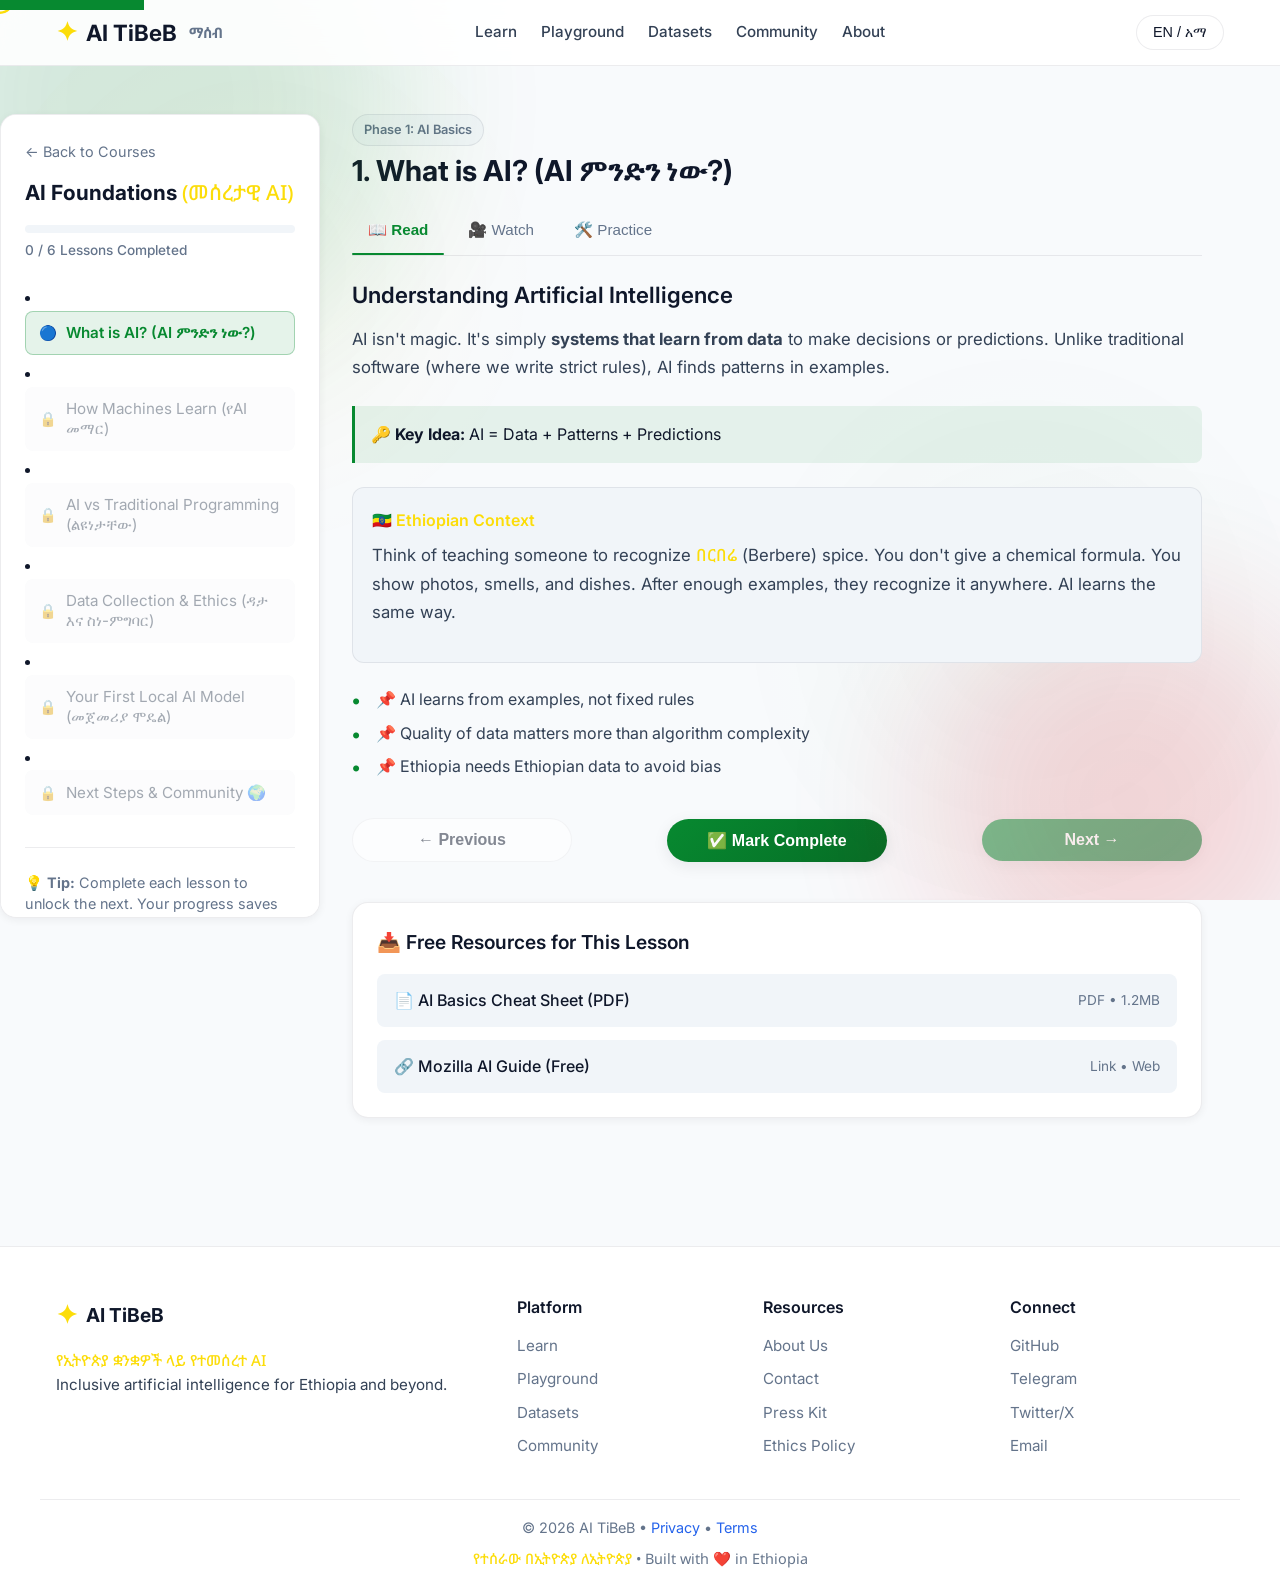
<file: course.html>
<!DOCTYPE html>
<html lang="en">
<head>
  <meta charset="UTF-8" />
  <meta name="viewport" content="width=device-width, initial-scale=1.0" />
  <meta name="description" content="AI TiBeB Course: Learn AI step-by-step in Amharic & Ethiopian languages. Free, self-paced, offline-ready.">
  <title>Learn AI — AI TiBeB • ማሰብ</title>
  <link href="https://fonts.googleapis.com/css2?family=Inter:wght@300;400;500;600;700&family=Noto+Sans+Ethiopic:wght@400;600;700&display=swap" rel="stylesheet">
  <link rel="stylesheet" href="style.css">
  <link rel="stylesheet" href="course-page.css">
</head>
<body>

  <div class="bg-decoration">
    <div class="blob blob-1"></div>
    <div class="blob blob-2"></div>
    <div class="pattern-overlay"></div>
  </div>

  <div class="eth-cursor" aria-hidden="true"></div>
  <a href="#main" class="skip-link">Skip to content</a>

  <!-- HEADER -->
  <header class="site-header">
    <div class="container header-inner">
      <a href="index.html" class="logo" aria-label="AI TiBeB Home">
        <span class="logo-icon">✦</span>
        <span class="logo-text">AI TiBeB</span>
        <span class="logo-sub">ማሰብ</span>
      </a>
      <nav class="nav" aria-label="Main navigation">
        <a href="index.html#learn">Learn</a>
        <a href="playground.html">Playground</a>
        <a href="datasets.html">Datasets</a>
        <a href="community.html">Community</a>
        <a href="about.html">About</a>
      </nav>
      <button class="lang-toggle" aria-label="Toggle language"><span class="lang-active">EN</span> / <span class="lang-alt">አማ</span></button>
    </div>
  </header>

  <main id="main" class="course-layout">
    
    <!-- SIDEBAR -->
    <aside class="course-sidebar">
      <a href="index.html#learn" class="back-link">← Back to Courses</a>
      <h1 class="course-title">AI Foundations <span class="amharic">(መሰረታዊ AI)</span></h1>
      
      <div class="progress-container">
        <div class="progress-bar"><div class="progress-fill" id="progress-fill" style="width: 0%"></div></div>
        <p class="progress-text" id="progress-text">0 / 6 Lessons Completed</p>
      </div>

      <nav class="lesson-nav" id="lesson-nav">
        <!-- Populated by JS -->
      </nav>

      <div class="sidebar-cta">
        <p>💡 <strong>Tip:</strong> Complete each lesson to unlock the next. Your progress saves automatically.</p>
      </div>
    </aside>

    <!-- MAIN CONTENT -->
    <section class="course-content" id="course-content">
      <div class="content-header">
        <div class="phase-badge" id="phase-badge">Phase 1</div>
        <h2 id="lesson-title">Loading...</h2>
      </div>

      <div class="content-tabs">
        <button class="tab-btn active" data-tab="read">📖 Read</button>
        <button class="tab-btn" data-tab="watch">🎥 Watch</button>
        <button class="tab-btn" data-tab="practice">🛠️ Practice</button>
      </div>

      <div class="tab-panel active" id="tab-read">
        <article id="lesson-content" class="lesson-text"></article>
      </div>
      <div class="tab-panel" id="tab-watch">
        <div class="video-placeholder">
          <a id="video-link" href="#" target="_blank" rel="noopener noreferrer" class="play-link">
            <div class="play-icon">▶</div>
            <p id="video-desc">Lesson video loads here</p>
          </a>
          <p class="video-note">💡 Works on 2G/3G • YouTube • Free to watch</p>
        </div>
      </div>
      <div class="tab-panel" id="tab-practice">
        <div class="practice-card" id="practice-content"></div>
      </div>

      <div class="content-footer">
        <button id="btn-prev" class="btn btn-outline" disabled>← Previous</button>
        <button id="btn-complete" class="btn btn-primary">✅ Mark Complete</button>
        <button id="btn-next" class="btn btn-primary" disabled>Next →</button>
      </div>

      <div class="download-resources">
        <h3>📥 Free Resources for This Lesson</h3>
        <div id="resources-list" class="resource-list"></div>
      </div>
    </section>

  </main>

  <!-- FOOTER -->
  <footer class="site-footer">
    <div class="container footer-grid">
      <div class="footer-brand">
        <a href="index.html" class="logo logo-small"><span class="logo-icon">✦</span> AI TiBeB</a>
        <p class="footer-tagline"><span class="amharic">የኢትዮጵያ ቋንቋዎች ላይ የተመሰረተ AI</span><br>Inclusive artificial intelligence for Ethiopia and beyond.</p>
      </div>
      <div class="footer-links"><h4>Platform</h4><ul><li><a href="index.html#learn">Learn</a></li><li><a href="playground.html">Playground</a></li><li><a href="datasets.html">Datasets</a></li><li><a href="community.html">Community</a></li></ul></div>
      <div class="footer-links"><h4>Resources</h4><ul><li><a href="about.html">About Us</a></li><li><a href="about.html#contact">Contact</a></li><li><a href="about.html#press">Press Kit</a></li><li><a href="about.html#ethics">Ethics Policy</a></li></ul></div>
      <div class="footer-links"><h4>Connect</h4><ul><li><a href="https://github.com" target="_blank" rel="noopener">GitHub</a></li><li><a href="https://t.me" target="_blank" rel="noopener">Telegram</a></li><li><a href="https://twitter.com" target="_blank" rel="noopener">Twitter/X</a></li><li><a href="mailto:hello@aitibeb.et">Email</a></li></ul></div>
    </div>
    <div class="container footer-bottom">
      <p>© <span id="year"></span> AI TiBeB • <a href="#">Privacy</a> • <a href="#">Terms</a></p>
      <p class="footer-amharic"><span class="amharic">የተሰራው በኢትዮጵያ ለኢትዮጵያ</span> • Built with ❤️ in Ethiopia</p>
    </div>
  </footer>

  <!-- COMPLETION MODAL -->
  <dialog id="completion-modal" class="modal">
    <div class="modal-content">
      <span class="modal-icon">🎉</span>
      <h2>Lesson Complete!</h2>
      <p id="modal-message">You've unlocked the next lesson. Keep going!</p>
      <button id="modal-continue" class="btn btn-primary">Continue Learning →</button>
      <button id="modal-close" class="btn btn-outline" style="margin-left:0.5rem;">Close</button>
    </div>
  </dialog>

  <script>
    document.getElementById('year').textContent = new Date().getFullYear();
    document.querySelector('.lang-toggle')?.addEventListener('click', function() {
      const a = this.querySelector('.lang-active'), b = this.querySelector('.lang-alt'), t = a.textContent;
      a.textContent = b.textContent; b.textContent = t;
    });

    // ========== COURSE DATA (REAL WORKING LINKS) ==========
    const STORAGE_KEY = 'aitibeb_course_v2';
    const lessons = [
      {
        id: 1, phase: 'Phase 1: AI Basics', title: '1. What is AI? (AI ምንድን ነው?)', status: 'active',
        content: `
          <h3>Understanding Artificial Intelligence</h3>
          <p>AI isn't magic. It's simply <strong>systems that learn from data</strong> to make decisions or predictions. Unlike traditional software (where we write strict rules), AI finds patterns in examples.</p>
          <div class="concept-box"><strong>🔑 Key Idea:</strong> AI = Data + Patterns + Predictions</div>
          <div class="example-box"><h4>🇪🇹 Ethiopian Context</h4><p>Think of teaching someone to recognize <span class="amharic">በርበሬ</span> (Berbere) spice. You don't give a chemical formula. You show photos, smells, and dishes. After enough examples, they recognize it anywhere. AI learns the same way.</p></div>
          <ul class="lesson-tips"><li>📌 AI learns from examples, not fixed rules</li><li>📌 Quality of data matters more than algorithm complexity</li><li>📌 Ethiopia needs Ethiopian data to avoid bias</li></ul>
        `,
        videoUrl: 'https://www.youtube.com/watch?v=ad79nYk2keg',
        videoTitle: 'Crash Course AI #1: What is AI?',
        practice: '<strong>Check Understanding:</strong> In 1-2 sentences, explain AI to a friend using a local Ethiopian example.',
        resources: [
          { name: '📄 AI Basics Cheat Sheet (PDF)', url: 'https://www.ibm.com/downloads/cas/3X6W5Z1N', size: '1.2MB', type: 'PDF' },
          { name: '🔗 Mozilla AI Guide (Free)', url: 'https://foundation.mozilla.org/en/what-we-build/decentralization/ai/', size: 'Web', type: 'Link' }
        ]
      },
      {
        id: 2, phase: 'Phase 1: AI Basics', title: '2. How Machines Learn (የAI መማር)', status: 'locked',
        content: `
          <h3>Training vs. Inference</h3>
          <p>AI goes through two stages: <strong>Training</strong> (learning from data) and <strong>Inference</strong> (using what it learned). Training is like studying for an exam. Inference is taking the test.</p>
          <div class="concept-box"><strong>🔑 Key Idea:</strong> Model + Data → Training → Learned Model → New Data → Prediction</div>
          <div class="example-box"><h4>🇪🇹 Ethiopian Context</h4><p>Training a model to predict coffee prices: You feed it past market data (rainfall, harvest, transport costs). The model finds patterns. Later, it predicts prices using current conditions.</p></div>
          <ul class="lesson-tips"><li>📌 More diverse training data = better real-world performance</li><li>📌 Small, clean datasets often beat huge, messy ones</li><li>📌 Always test AI with local, unseen examples</li></ul>
        `,
        videoUrl: 'https://www.youtube.com/watch?v=aircAruvnKk',
        videoTitle: 'But what is a neural network? | Deep Learning, Chapter 1',
        practice: '<strong>Activity:</strong> Identify 3 types of data you could collect to train an AI for predicting local crop yields.',
        resources: [
          { name: '📊 Kaggle ML Intro (Free)', url: 'https://www.kaggle.com/learn/intro-to-machine-learning', size: 'Web', type: 'Course' },
          { name: '📖 Python for AI Beginners', url: 'https://realpython.com/python-ai-machine-learning/', size: 'Web', type: 'Guide' }
        ]
      },
      {
        id: 3, phase: 'Phase 2: Practical AI', title: '3. AI vs Traditional Programming (ልዩነታቸው)', status: 'locked',
        content: `
          <h3>Rules vs. Patterns</h3>
          <p><strong>Traditional Code:</strong> If it rains, show umbrella icon.<br><strong>AI:</strong> Looks at 10,000 weather photos + historical data, predicts when people usually need umbrellas, even if conditions are unusual.</p>
          <div class="concept-box"><strong>🔑 Key Idea:</strong> Traditional = Human writes rules. AI = Human writes data, machine finds rules.</div>
          <div class="example-box"><h4>🇪🇹 Ethiopian Context</h4><p>Writing a rule for Amharic grammar is nearly impossible (exceptions everywhere). AI learns grammar by reading millions of correct sentences, then adapts to new inputs.</p></div>
          <ul class="lesson-tips"><li>📌 Use AI when rules are fuzzy or complex</li><li>📌 Use traditional code when precision & transparency are critical</li><li>📌 Hybrid systems often work best</li></ul>
        `,
        videoUrl: 'https://www.youtube.com/watch?v=H6V7sJ5Qy1I',
        videoTitle: 'Rule-Based vs Machine Learning Systems',
        practice: '<strong>Think:</strong> Name one task better solved by traditional code, and one better solved by AI in Ethiopian contexts.',
        resources: [
          { name: '📄 Hybrid AI Systems Guide', url: 'https://www.ibm.com/thought-leadership/institute-business-value/report/hybrid-ai', size: 'PDF', type: 'Guide' },
          { name: '💻 Interactive Comparison Tool', url: 'https://experiments.withgoogle.com/ai', size: 'Web', type: 'Demo' }
        ]
      },
      {
        id: 4, phase: 'Phase 2: Practical AI', title: '4. Data Collection & Ethics (ዳታ እና ስነ-ምግባር)', status: 'locked',
        content: `
          <h3>Garbage In, Garbage Out</h3>
          <p>AI is only as good as its data. In Ethiopia, many AI projects fail because they train on foreign data or ignore cultural context.</p>
          <div class="concept-box"><strong>🔑 Key Idea:</strong> Ethical data = Consent + Diversity + Transparency + Local Ownership</div>
          <div class="example-box"><h4>🇪🇹 Ethiopian Context</h4><p>Using Western voice data to train Amharic speech recognition fails. Accent, tone, and background noise differ. Always collect from local speakers with clear consent.</p></div>
          <ul class="lesson-tips"><li>📌 Always get informed consent for data collection</li><li>📌 Include underrepresented dialects & regions</li><li>📌 Store data locally when possible</li></ul>
        `,
        videoUrl: 'https://www.youtube.com/watch?v=5Y2vZ1ZqQ3k',
        videoTitle: 'AI Ethics: What Everyone Needs to Know',
        practice: '<strong>Checklist:</strong> Review your data collection plan against the 4 pillars: Consent, Diversity, Transparency, Ownership.',
        resources: [
          { name: '📜 UNESCO AI Ethics Framework', url: 'https://en.unesco.org/artificial-intelligence/ethics', size: 'PDF', type: 'Official' },
          { name: '📋 Community Consent Template', url: 'https://datakind.org/resources/ethical-data-collection', size: 'Web', type: 'Template' }
        ]
      },
      {
        id: 5, phase: 'Phase 3: Building', title: '5. Your First Local AI Model (መጀመሪያ ሞዴል)', status: 'locked',
        content: `
          <h3>No GPU Required</h3>
          <p>You can train simple, useful models right in your browser using tools like <strong>Google Teachable Machine</strong> or <strong>HuggingFace Spaces</strong>. No expensive hardware needed.</p>
          <div class="concept-box"><strong>🔑 Key Idea:</strong> Start small → Train on 50-100 local examples → Test → Improve → Scale</div>
          <div class="example-box"><h4>🇪🇹 Ethiopian Context</h4><p>Build a model that classifies common Ethiopian plant leaves. Take 20 photos per plant. Upload to a free platform. Get >80% accuracy in 10 minutes.</p></div>
          <ul class="lesson-tips"><li>📌 Quality > Quantity in early models</li><li>📌 Test on unseen local examples, not training data</li><li>📌 Share your model with the community</li></ul>
        `,
        videoUrl: 'https://www.youtube.com/watch?v=kopoLZvh5jY',
        videoTitle: 'Train an AI in 5 Minutes (No Code)',
        practice: '<strong>Action:</strong> Create a simple image/text classifier using your own local examples. Share results in the community forum.',
        resources: [
          { name: '🛠️ Google Teachable Machine', url: 'https://teachablemachine.withgoogle.com/', size: 'Web', type: 'Tool' },
          { name: '📚 Quick Start Guide for Local AI', url: 'https://huggingface.co/docs', size: 'Web', type: 'Docs' }
        ]
      },
      {
        id: 6, phase: 'Phase 3: Building', title: '6. Next Steps & Community 🌍', status: 'locked',
        content: `
          <h3>You're Ready to Build</h3>
          <p>You've completed the AI Foundations course. Now it's time to apply what you've learned, collaborate, and contribute to Ethiopia's AI ecosystem.</p>
          <div class="concept-box"><strong>🔑 Next Steps:</strong> Join community → Pick a project → Share openly → Iterate with feedback</div>
          <div class="example-box"><h4>🇪🇹 Ethiopian Context</h4><p>Start small: translate a tool, label 100 sentences, host a study group, or build a simple app. Every contribution matters.</p></div>
          <ul class="lesson-tips"><li>📌 Open-source everything you build</li><li>📌 Document in Amharic + English</li><li>📌 Mentor others when you can</li></ul>
        `,
        videoUrl: 'https://www.youtube.com/watch?v=8S3FDpGq1jQ',
        videoTitle: 'How to Join the Global AI Community',
        practice: '<strong>Final Step:</strong> Introduce yourself in the AI TiBeB Community Forum and share what you want to build next.',
        resources: [
          { name: '💬 AI TiBeB Community Forum', url: 'community.html', size: 'Online', type: 'Link' },
          { name: '🌍 GitHub Open AI Projects (Africa)', url: 'https://github.com/mauricekm/african-ai-projects', size: 'Web', type: 'Repo' }
        ]
      }
    ];

    // ========== STATE & STORAGE ==========
    let currentIdx = 0;

    function loadProgress() {
      try {
        const saved = JSON.parse(localStorage.getItem(STORAGE_KEY));
        if (saved && Array.isArray(saved)) {
          lessons.forEach((l, i) => { l.status = saved[i] || l.status; });
        }
      } catch (e) { console.warn('Progress reset due to corrupted save'); }
      
      // Ensure first lesson is active if nothing is
      const hasActive = lessons.some(l => l.status === 'active');
      if (!hasActive) lessons[0].status = 'active';
      
      // Find first active or completed to set currentIdx
      currentIdx = lessons.findIndex(l => l.status === 'active' || l.status === 'completed');
      if (currentIdx === -1) currentIdx = 0;
      
      renderAll();
    }

    function saveProgress() {
      localStorage.setItem(STORAGE_KEY, JSON.stringify(lessons.map(l => l.status)));
    }

    // ========== RENDER FUNCTIONS ==========
    function renderSidebar() {
      const nav = document.getElementById('lesson-nav');
      nav.innerHTML = '';
      lessons.forEach((l, i) => {
        const isLocked = l.status === 'locked';
        const isActive = i === currentIdx;
        const isCompleted = l.status === 'completed';
        const li = document.createElement('li');
        li.innerHTML = `
          <button class="lesson-item ${isLocked ? 'locked' : ''} ${isActive ? 'active' : ''} ${isCompleted ? 'completed' : ''}" data-idx="${i}" ${isLocked ? 'disabled' : ''}>
            <span class="status-icon">${isCompleted ? '✅' : isActive ? '🔵' : '🔒'}</span>
            <span class="title">${l.title.split('. ')[1] || l.title}</span>
          </button>
        `;
        if (!isLocked) {
          li.querySelector('button').addEventListener('click', () => {
            currentIdx = i;
            renderAll();
          });
        }
        nav.appendChild(li);
      });
      updateProgress();
    }

    function updateProgress() {
      const completed = lessons.filter(l => l.status === 'completed').length;
      const total = lessons.length;
      const pct = Math.round((completed / total) * 100);
      document.getElementById('progress-fill').style.width = `${pct}%`;
      document.getElementById('progress-text').textContent = `${completed} / ${total} Lessons Completed`;
    }

    function renderContent() {
      const lesson = lessons[currentIdx];
      document.getElementById('phase-badge').textContent = lesson.phase;
      document.getElementById('lesson-title').innerHTML = lesson.title;
      document.getElementById('lesson-content').innerHTML = lesson.content;
      document.getElementById('practice-content').innerHTML = lesson.practice;
      
      // Video
      const videoLink = document.getElementById('video-link');
      videoLink.href = lesson.videoUrl;
      document.getElementById('video-desc').textContent = lesson.videoTitle;
      
      // Resources
      const resList = document.getElementById('resources-list');
      resList.innerHTML = lesson.resources.map(r => `
        <a href="${r.url}" target="_blank" rel="noopener noreferrer" class="resource-link">
          <span class="res-name">${r.name}</span>
          <span class="res-meta">${r.type} • ${r.size}</span>
        </a>
      `).join('');

      // Buttons
      document.getElementById('btn-prev').disabled = currentIdx === 0;
      document.getElementById('btn-complete').style.display = lesson.status === 'completed' ? 'none' : 'inline-flex';
      document.getElementById('btn-next').disabled = lesson.status !== 'completed';
      
      // Reset tabs
      document.querySelectorAll('.tab-btn').forEach((btn, i) => btn.classList.toggle('active', i === 0));
      document.querySelectorAll('.tab-panel').forEach((panel, i) => panel.classList.toggle('active', i === 0));
    }

    function renderAll() {
      renderSidebar();
      renderContent();
      window.scrollTo({ top: 0, behavior: 'smooth' });
    }

    // ========== INTERACTIONS ==========
    // Tabs
    document.querySelectorAll('.content-tabs .tab-btn').forEach(btn => {
      btn.addEventListener('click', () => {
        document.querySelectorAll('.content-tabs .tab-btn').forEach(b => b.classList.remove('active'));
        document.querySelectorAll('.tab-panel').forEach(p => p.classList.remove('active'));
        btn.classList.add('active');
        document.getElementById(`tab-${btn.dataset.tab}`).classList.add('active');
      });
    });

    // Prev / Next
    document.getElementById('btn-prev').addEventListener('click', () => {
      if (currentIdx > 0) { currentIdx--; renderAll(); }
    });
    document.getElementById('btn-next').addEventListener('click', () => {
      if (currentIdx < lessons.length - 1) { currentIdx++; renderAll(); }
    });

    // Complete
    document.getElementById('btn-complete').addEventListener('click', () => {
      const lesson = lessons[currentIdx];
      if (lesson.status === 'completed') return;
      
      lesson.status = 'completed';
      
      // Unlock next
      const nextIdx = currentIdx + 1;
      if (nextIdx < lessons.length) lessons[nextIdx].status = 'active';
      
      saveProgress();
      renderAll();
      
      // Show modal
      const modal = document.getElementById('completion-modal');
      const msg = nextIdx < lessons.length 
        ? `🔓 Unlocked: ${lessons[nextIdx].title.split('. ')[1]}` 
        : '🎉 Course Complete! Check the Community tab to share your journey.';
      document.getElementById('modal-message').textContent = msg;
      modal.showModal();
    });

    // Modal
    document.getElementById('modal-continue').addEventListener('click', () => {
      document.getElementById('completion-modal').close();
      const nextIdx = currentIdx + 1;
      if (nextIdx < lessons.length && lessons[nextIdx].status !== 'locked') {
        currentIdx = nextIdx;
        renderAll();
      }
    });
    document.getElementById('modal-close').addEventListener('click', () => {
      document.getElementById('completion-modal').close();
    });

    // Cursor
    const cursor = document.querySelector('.eth-cursor');
    let mx=0,my=0,cx=0,cy=0;
    document.addEventListener('mousemove', e=>{mx=e.clientX;my=e.clientY;});
    (function anim(){cx+=(mx-cx)*0.15;cy+=(my-cy)*0.15;cursor.style.left=cx+'px';cursor.style.top=cy+'px';requestAnimationFrame(anim)})();
    document.querySelectorAll('a,button,.lesson-item, .tab-btn').forEach(el=>{
      el.addEventListener('mouseenter',()=>cursor.classList.add('hovering'));
      el.addEventListener('mouseleave',()=>cursor.classList.remove('hovering'));
    });

    // Init
    loadProgress();
  </script>
</body>
</html>
</file>
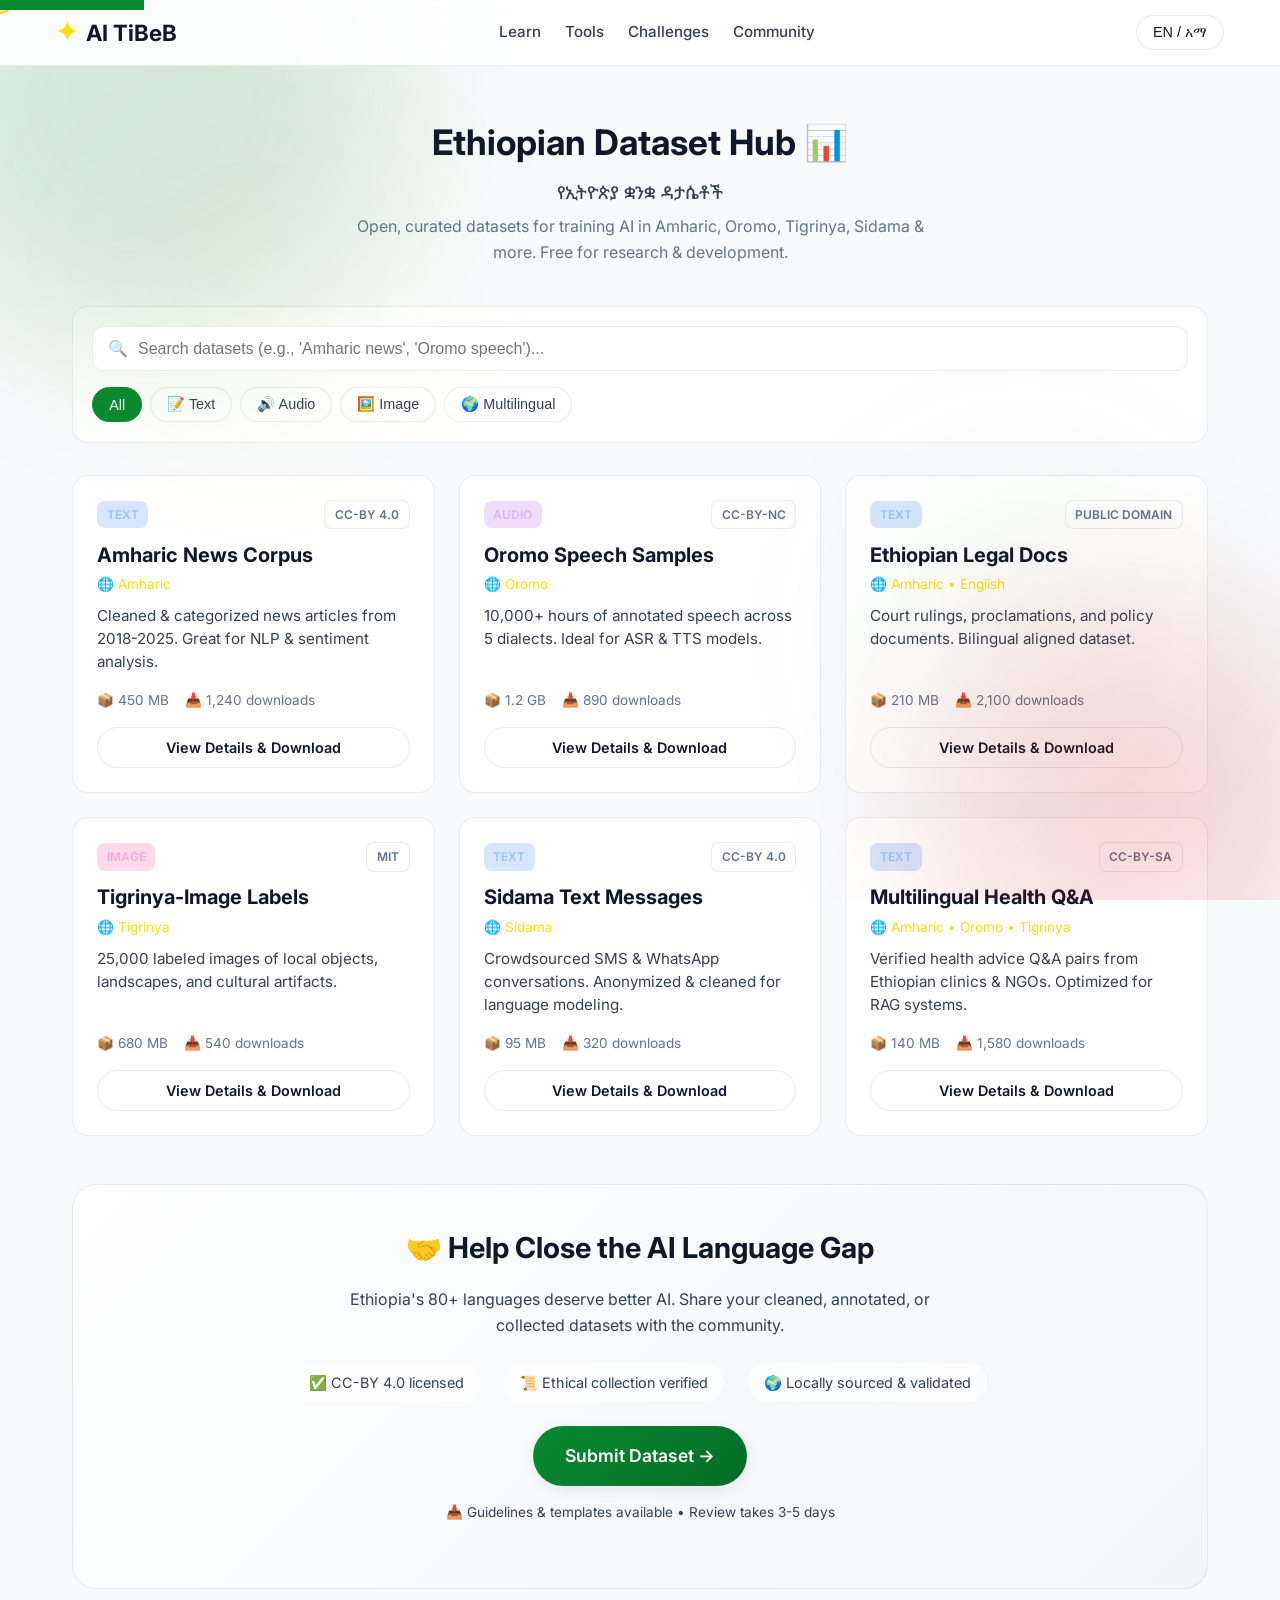
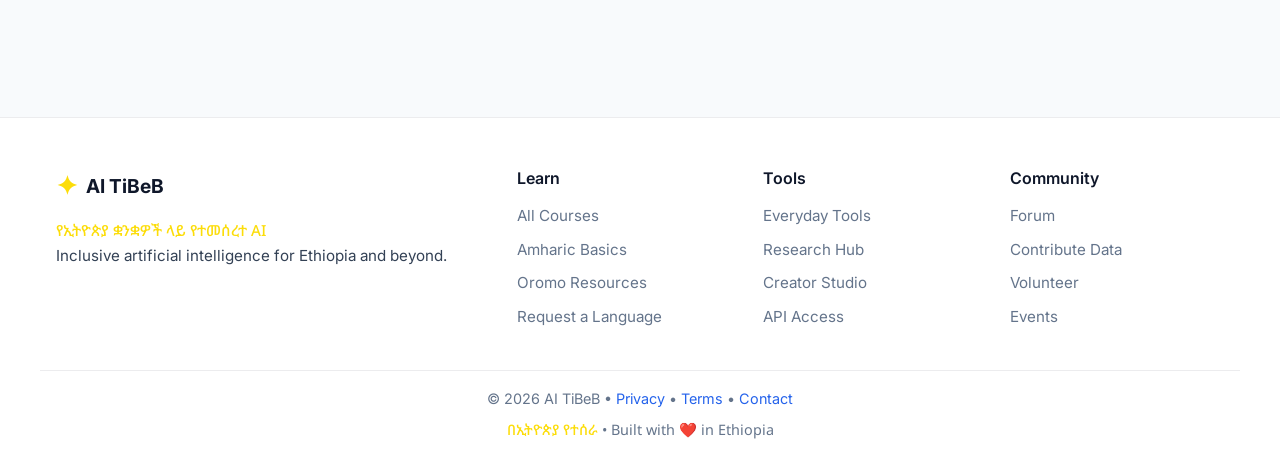
<file: datasets.html>
<!DOCTYPE html>
<html lang="en">
<head>
  <meta charset="UTF-8" />
  <meta name="viewport" content="width=device-width, initial-scale=1.0" />
  <meta name="description" content="Open Ethiopian AI datasets for Amharic, Oromo, Tigrinya, and local languages. Free, curated, and community-driven.">
  <title>Datasets — AI TiBeB</title>
  <link href="https://fonts.googleapis.com/css2?family=Inter:wght@300;400;500;600;700&family=Noto+Sans+Ethiopic:wght@400;600;700&display=swap" rel="stylesheet">
  <link rel="stylesheet" href="style.css">
  <link rel="stylesheet" href="datasets.css">
</head>
<body>

  <div class="bg-decoration">
    <div class="blob blob-1"></div>
    <div class="blob blob-2"></div>
    <div class="pattern-overlay"></div>
  </div>

  <div class="eth-cursor" aria-hidden="true"></div>
  <a href="#main" class="skip-link">Skip to content</a>

  <!-- HEADER -->
  <header class="site-header">
    <div class="container header-inner">
      <a href="index.html" class="logo" aria-label="AI TiBeB Home">
        <span class="logo-icon">✦</span>
        <span class="logo-text">AI TiBeB</span>
        
      </a>
      <nav class="nav" aria-label="Main navigation">
        <a href="index.html#learn">Learn</a>
        <a href="index.html#tools">Tools</a>
        <a href="index.html#challenges">Challenges</a>
        <a href="index.html#community">Community</a>
      </nav>
      <button class="lang-toggle" aria-label="Toggle language"><span class="lang-active">EN</span> / <span class="lang-alt">አማ</span></button>
    </div>
  </header>

  <main id="main" class="datasets-layout">
    
    <!-- HERO -->
    <section class="datasets-hero">
      <h1>Ethiopian Dataset Hub 📊</h1>
      <p class="amharic">የኢትዮጵያ ቋንቋ ዳታሴቶች</p>
      <p>Open, curated datasets for training AI in Amharic, Oromo, Tigrinya, Sidama & more. Free for research & development.</p>
    </section>

    <!-- SEARCH & FILTER -->
    <section class="search-filter">
      <div class="search-box">
        <span class="search-icon">🔍</span>
        <input type="text" id="dataset-search" placeholder="Search datasets (e.g., 'Amharic news', 'Oromo speech')..." aria-label="Search datasets">
      </div>
      <div class="filter-chips">
        <button class="filter-btn active" data-filter="all">All</button>
        <button class="filter-btn" data-filter="text">📝 Text</button>
        <button class="filter-btn" data-filter="audio">🔊 Audio</button>
        <button class="filter-btn" data-filter="image">🖼️ Image</button>
        <button class="filter-btn" data-filter="multilingual">🌍 Multilingual</button>
      </div>
    </section>

    <!-- DATASET GRID -->
    <section class="datasets-grid" id="datasets-grid">
      <!-- Populated by JS -->
    </section>

    <!-- EMPTY STATE (Hidden by default) -->
    <div id="empty-state" class="empty-state" style="display:none;">
      <span class="empty-icon">📭</span>
      <h3>No datasets match your search</h3>
      <p>Try adjusting your filters or <a href="#contribute">submit a new dataset</a>.</p>
    </div>

    <!-- CONTRIBUTE CTA -->
    <section id="contribute" class="contribute-cta">
      <h2>🤝 Help Close the AI Language Gap</h2>
      <p>Ethiopia's 80+ languages deserve better AI. Share your cleaned, annotated, or collected datasets with the community.</p>
      <div class="contribute-features">
        <div class="feature">✅ CC-BY 4.0 licensed</div>
        <div class="feature">📜 Ethical collection verified</div>
        <div class="feature">🌍 Locally sourced & validated</div>
      </div>
      <a href="#" class="btn btn-primary btn-lg">Submit Dataset →</a>
      <p class="contribute-note">📥 Guidelines & templates available • Review takes 3-5 days</p>
    </section>

  </main>

  <!-- FOOTER -->
  <footer class="site-footer">
    <div class="container footer-grid">
      <div class="footer-brand">
        <a href="index.html" class="logo logo-small"><span class="logo-icon">✦</span> AI TiBeB</a>
        <p class="footer-tagline"><span class="amharic">የኢትዮጵያ ቋንቋዎች ላይ የተመሰረተ AI</span><br>Inclusive artificial intelligence for Ethiopia and beyond.</p>
      </div>
      <div class="footer-links"><h4>Learn</h4><ul><li><a href="index.html#learn">All Courses</a></li><li><a href="#">Amharic Basics</a></li><li><a href="#">Oromo Resources</a></li><li><a href="#">Request a Language</a></li></ul></div>
      <div class="footer-links"><h4>Tools</h4><ul><li><a href="index.html#tools">Everyday Tools</a></li><li><a href="#">Research Hub</a></li><li><a href="#">Creator Studio</a></li><li><a href="#">API Access</a></li></ul></div>
      <div class="footer-links"><h4>Community</h4><ul><li><a href="index.html#community">Forum</a></li><li><a href="#">Contribute Data</a></li><li><a href="#">Volunteer</a></li><li><a href="#">Events</a></li></ul></div>
    </div>
    <div class="container footer-bottom">
      <p>© <span id="year"></span> AI TiBeB • <a href="#">Privacy</a> • <a href="#">Terms</a> • <a href="#">Contact</a></p>
      <p class="footer-amharic"><span class="amharic">በኢትዮጵያ የተሰራ</span> • Built with ❤️ in Ethiopia</p>
    </div>
  </footer>

  <script>
    document.getElementById('year').textContent = new Date().getFullYear();
    document.querySelector('.lang-toggle')?.addEventListener('click', function() {
      const a = this.querySelector('.lang-active'), b = this.querySelector('.lang-alt'), t = a.textContent;
      a.textContent = b.textContent; b.textContent = t;
    });

    // Dataset Data (Replace with API later)
    const datasets = [
      { id:1, title:"Amharic News Corpus", type:"text", langs:["Amharic"], size:"450 MB", license:"CC-BY 4.0", downloads:1240, desc:"Cleaned & categorized news articles from 2018-2025. Great for NLP & sentiment analysis." },
      { id:2, title:"Oromo Speech Samples", type:"audio", langs:["Oromo"], size:"1.2 GB", license:"CC-BY-NC", downloads:890, desc:"10,000+ hours of annotated speech across 5 dialects. Ideal for ASR & TTS models." },
      { id:3, title:"Ethiopian Legal Docs", type:"text", langs:["Amharic","English"], size:"210 MB", license:"Public Domain", downloads:2100, desc:"Court rulings, proclamations, and policy documents. Bilingual aligned dataset." },
      { id:4, title:"Tigrinya-Image Labels", type:"image", langs:["Tigrinya"], size:"680 MB", license:"MIT", downloads:540, desc:"25,000 labeled images of local objects, landscapes, and cultural artifacts." },
      { id:5, title:"Sidama Text Messages", type:"text", langs:["Sidama"], size:"95 MB", license:"CC-BY 4.0", downloads:320, desc:"Crowdsourced SMS & WhatsApp conversations. Anonymized & cleaned for language modeling." },
      { id:6, title:"Multilingual Health Q&A", type:"text", langs:["Amharic","Oromo","Tigrinya"], size:"140 MB", license:"CC-BY-SA", downloads:1580, desc:"Verified health advice Q&A pairs from Ethiopian clinics & NGOs. Optimized for RAG systems." }
    ];

    const grid = document.getElementById('datasets-grid');
    const emptyState = document.getElementById('empty-state');
    const searchInput = document.getElementById('dataset-search');
    const filterBtns = document.querySelectorAll('.filter-btn');

    function renderDatasets(data) {
      grid.innerHTML = '';
      if (data.length === 0) {
        emptyState.style.display = 'flex';
        return;
      }
      emptyState.style.display = 'none';
      
      data.forEach(ds => {
        const card = document.createElement('article');
        card.className = 'dataset-card';
        card.dataset.type = ds.type;
        card.innerHTML = `
          <div class="card-header">
            <span class="type-badge ${ds.type}">${ds.type.toUpperCase()}</span>
            <span class="license-badge">${ds.license}</span>
          </div>
          <h3>${ds.title}</h3>
          <p class="card-langs">🌐 ${ds.langs.join(' • ')}</p>
          <p class="card-desc">${ds.desc}</p>
          <div class="card-meta">
            <span>📦 ${ds.size}</span>
            <span>📥 ${ds.downloads.toLocaleString()} downloads</span>
          </div>
          <a href="#" class="btn btn-sm btn-outline">View Details & Download</a>
        `;
        grid.appendChild(card);
      });
    }

    // Initial Render
    renderDatasets(datasets);

    // Filter Logic
    filterBtns.forEach(btn => {
      btn.addEventListener('click', () => {
        filterBtns.forEach(b => b.classList.remove('active'));
        btn.classList.add('active');
        const filter = btn.dataset.filter;
        const searchTerm = searchInput.value.toLowerCase();
        
        const filtered = datasets.filter(ds => {
          const matchesFilter = filter === 'all' || ds.type === filter || (filter === 'multilingual' && ds.langs.length > 1);
          const matchesSearch = ds.title.toLowerCase().includes(searchTerm) || 
                                ds.desc.toLowerCase().includes(searchTerm) || 
                                ds.langs.some(l => l.toLowerCase().includes(searchTerm));
          return matchesFilter && matchesSearch;
        });
        renderDatasets(filtered);
      });
    });

    // Search Logic
    searchInput.addEventListener('input', () => {
      const activeFilter = document.querySelector('.filter-btn.active').dataset.filter;
      const searchTerm = searchInput.value.toLowerCase();
      
      const filtered = datasets.filter(ds => {
        const matchesFilter = activeFilter === 'all' || ds.type === activeFilter || (activeFilter === 'multilingual' && ds.langs.length > 1);
        const matchesSearch = ds.title.toLowerCase().includes(searchTerm) || 
                              ds.desc.toLowerCase().includes(searchTerm) || 
                              ds.langs.some(l => l.toLowerCase().includes(searchTerm));
        return matchesFilter && matchesSearch;
      });
      renderDatasets(filtered);
    });

    // Cursor (Same as index)
    const cursor = document.querySelector('.eth-cursor');
    let mx=0,my=0,cx=0,cy=0;
    document.addEventListener('mousemove', e=>{mx=e.clientX;my=e.clientY;});
    (function anim(){cx+=(mx-cx)*0.15;cy+=(my-cy)*0.15;cursor.style.left=cx+'px';cursor.style.top=cy+'px';requestAnimationFrame(anim)})();
    document.querySelectorAll('a,button,input,.filter-btn').forEach(el=>{
      el.addEventListener('mouseenter',()=>cursor.classList.add('hovering'));
      el.addEventListener('mouseleave',()=>cursor.classList.remove('hovering'));
    });
  </script>
</body>
</html>
</file>
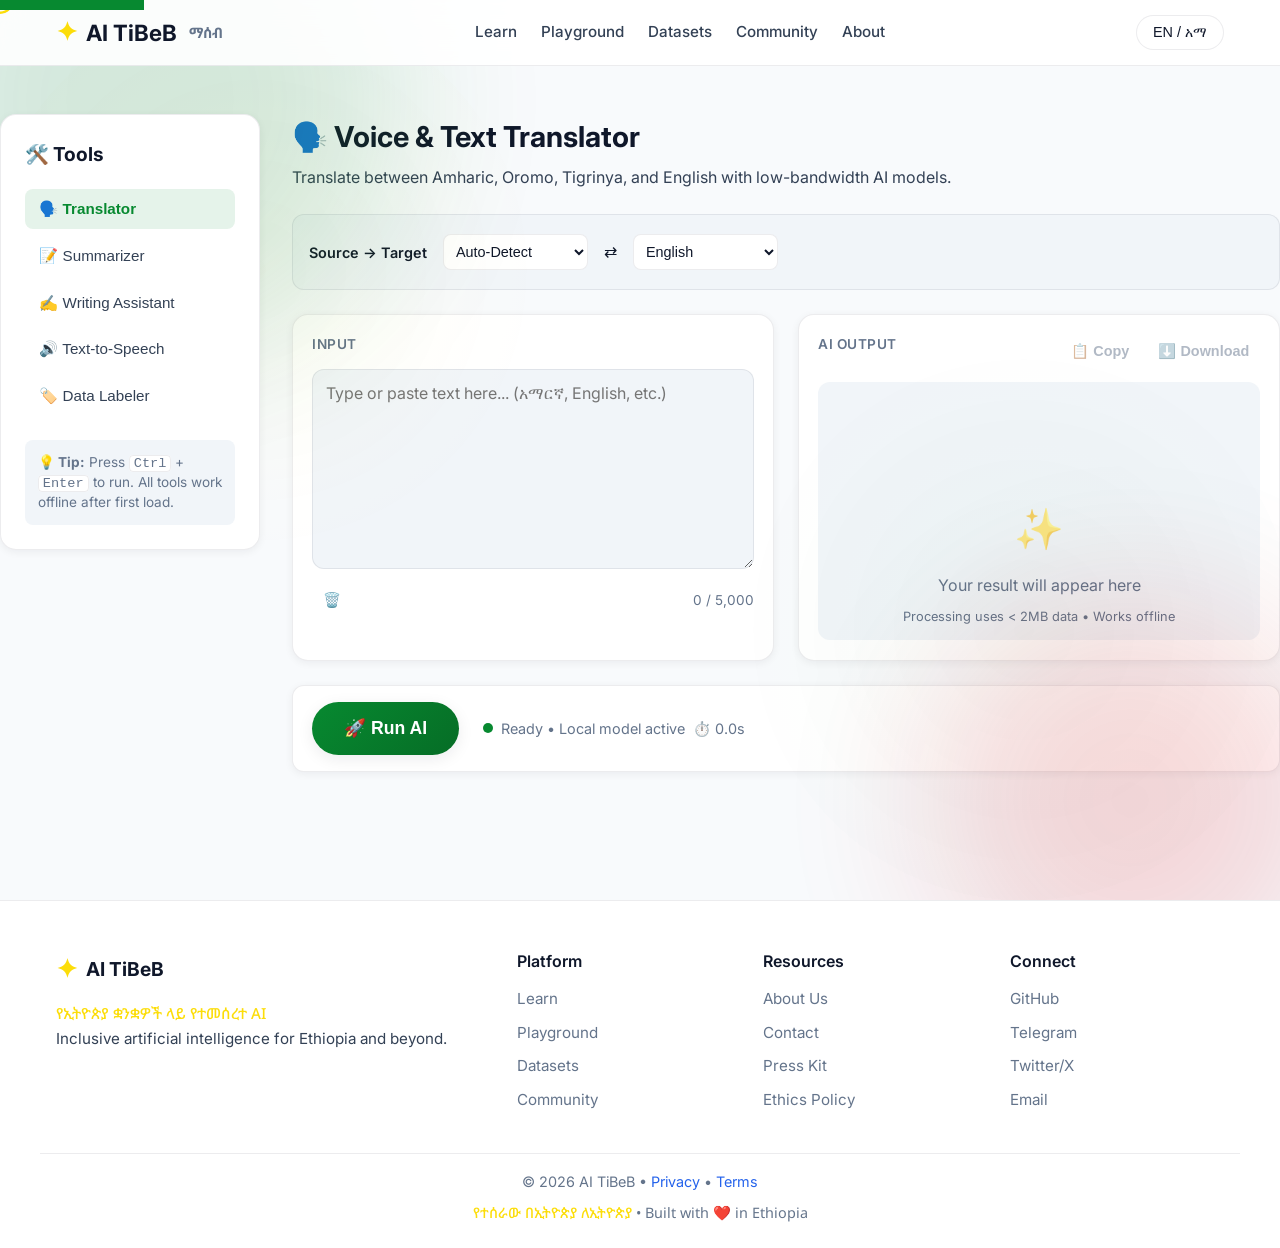
<file: playground.html>
<!DOCTYPE html>
<html lang="en">
<head>
  <meta charset="UTF-8" />
  <meta name="viewport" content="width=device-width, initial-scale=1.0" />
  <meta name="description" content="AI TiBeB Playground: Try Ethiopian AI tools instantly. Translate, summarize, and create in Amharic and local languages.">
  <title>AI Playground — AI TiBeB • ማሰብ</title>
  <link href="https://fonts.googleapis.com/css2?family=Inter:wght@300;400;500;600;700&family=Noto+Sans+Ethiopic:wght@400;600;700&display=swap" rel="stylesheet">
  <link rel="stylesheet" href="style.css">
  <link rel="stylesheet" href="playground.css">
</head>
<body>

  <div class="bg-decoration">
    <div class="blob blob-1"></div>
    <div class="blob blob-2"></div>
    <div class="pattern-overlay"></div>
  </div>

  <div class="eth-cursor" aria-hidden="true"></div>
  <a href="#main" class="skip-link">Skip to content</a>

  <!-- HEADER -->
  <header class="site-header">
    <div class="container header-inner">
      <a href="index.html" class="logo" aria-label="AI TiBeB Home">
        <span class="logo-icon">✦</span>
        <span class="logo-text">AI TiBeB</span>
        <span class="logo-sub">ማሰብ</span>
      </a>
      <nav class="nav" aria-label="Main navigation">
        <a href="index.html#learn">Learn</a>
        <a href="playground.html">Playground</a>
        <a href="datasets.html">Datasets</a>
        <a href="community.html">Community</a>
        <a href="about.html">About</a>
      </nav>
      <button class="lang-toggle" aria-label="Toggle language"><span class="lang-active">EN</span> / <span class="lang-alt">አማ</span></button>
    </div>
  </header>

  <main id="main" class="playground-layout">
    
    <!-- TOOL SIDEBAR -->
    <aside class="tool-sidebar">
      <h2 class="sidebar-title">🛠️ Tools</h2>
      <nav class="tool-nav">
        <ul>
          <li><button class="tool-btn active" data-tool="translator">🗣️ Translator</button></li>
          <li><button class="tool-btn" data-tool="summarizer">📝 Summarizer</button></li>
          <li><button class="tool-btn" data-tool="writer">✍️ Writing Assistant</button></li>
          <li><button class="tool-btn" data-tool="speech">🔊 Text-to-Speech</button></li>
          <li><button class="tool-btn" data-tool="label">🏷️ Data Labeler</button></li>
        </ul>
      </nav>
      
      <div class="tool-info-box">
        <strong>💡 Tip:</strong> Press <kbd>Ctrl</kbd> + <kbd>Enter</kbd> to run. All tools work offline after first load.
      </div>
    </aside>

    <!-- WORKSPACE -->
    <section class="tool-workspace">
      <div class="workspace-header">
        <div>
          <h1 id="tool-title">🗣️ Voice & Text Translator</h1>
          <p id="tool-desc">Translate between Amharic, Oromo, Tigrinya, and English with low-bandwidth AI models.</p>
        </div>
      </div>

      <!-- Tool-Specific Controls -->
      <div id="tool-controls" class="tool-controls">
        <!-- Translator Controls -->
        <div class="control-group" id="ctrl-translator">
          <label>Source → Target</label>
          <div class="lang-pair">
            <select id="source-lang" aria-label="Source language">
              <option value="auto">Auto-Detect</option>
              <option value="am">አማርኛ (Amharic)</option>
              <option value="om">Afaan Oromoo</option>
              <option value="ti">ትግርኛ (Tigrinya)</option>
              <option value="en">English</option>
            </select>
            <span class="swap-icon" id="swap-langs" title="Swap languages">⇄</span>
            <select id="target-lang" aria-label="Target language">
              <option value="en" selected>English</option>
              <option value="am">አማርኛ (Amharic)</option>
              <option value="om">Afaan Oromoo</option>
              <option value="ti">ትግርኛ (Tigrinya)</option>
            </select>
          </div>
        </div>
        <!-- Other controls hidden by default -->
        <div class="control-group hidden" id="ctrl-summarizer">
          <label>Summary Length</label>
          <div class="radio-group">
            <label><input type="radio" name="length" value="short" checked> Short</label>
            <label><input type="radio" name="length" value="medium"> Medium</label>
            <label><input type="radio" name="length" value="detailed"> Detailed</label>
          </div>
        </div>
        <div class="control-group hidden" id="ctrl-writer">
          <label>Tone & Purpose</label>
          <div class="select-group">
            <select id="writer-tone">
              <option value="formal">Formal / Academic</option>
              <option value="casual">Casual / Friendly</option>
              <option value="business">Business / Professional</option>
            </select>
          </div>
        </div>
      </div>

      <!-- Input/Output Panels -->
      <div class="workspace-panels">
        <div class="panel input-panel">
          <label for="tool-input" class="panel-label">Input</label>
          <textarea id="tool-input" placeholder="Type or paste text here... (አማርኛ, English, etc.)" aria-label="Text input"></textarea>
          <div class="panel-actions">
            <button id="btn-clear" class="btn btn-sm btn-ghost" title="Clear input">🗑️</button>
            <span class="char-count">0 / 5,000</span>
          </div>
        </div>

        <div class="panel output-panel">
          <div class="output-header">
            <label class="panel-label">AI Output</label>
            <div class="output-actions">
              <button id="btn-copy" class="btn btn-sm btn-ghost" disabled title="Copy result">📋 Copy</button>
              <button id="btn-download" class="btn btn-sm btn-ghost" disabled title="Download as text">⬇️ Download</button>
            </div>
          </div>
          <div id="tool-output" class="output-content" aria-live="polite">
            <div class="placeholder-state">
              <span class="placeholder-icon">✨</span>
              <p>Your result will appear here</p>
              <p class="sub">Processing uses &lt; 2MB data • Works offline</p>
            </div>
          </div>
        </div>
      </div>

      <!-- Run Button & Status -->
      <div class="workspace-footer">
        <button id="btn-run" class="btn btn-primary btn-lg">🚀 Run AI</button>
        <div class="status-bar">
          <span class="status-dot" id="status-dot"></span>
          <span id="status-text">Ready • Local model active</span>
          <span id="status-time" class="hidden">⏱️ 0.0s</span>
        </div>
      </div>
    </section>

  </main>

  <!-- TOAST NOTIFICATION -->
  <div id="toast" class="toast" aria-live="polite"></div>

  <!-- FOOTER -->
  <footer class="site-footer">
    <div class="container footer-grid">
      <div class="footer-brand">
        <a href="index.html" class="logo logo-small"><span class="logo-icon">✦</span> AI TiBeB</a>
        <p class="footer-tagline"><span class="amharic">የኢትዮጵያ ቋንቋዎች ላይ የተመሰረተ AI</span><br>Inclusive artificial intelligence for Ethiopia and beyond.</p>
      </div>
      <div class="footer-links"><h4>Platform</h4><ul><li><a href="index.html#learn">Learn</a></li><li><a href="playground.html">Playground</a></li><li><a href="datasets.html">Datasets</a></li><li><a href="community.html">Community</a></li></ul></div>
      <div class="footer-links"><h4>Resources</h4><ul><li><a href="about.html">About Us</a></li><li><a href="about.html#contact">Contact</a></li><li><a href="about.html#press">Press Kit</a></li><li><a href="about.html#ethics">Ethics Policy</a></li></ul></div>
      <div class="footer-links"><h4>Connect</h4><ul><li><a href="https://github.com" target="_blank" rel="noopener">GitHub</a></li><li><a href="https://t.me" target="_blank" rel="noopener">Telegram</a></li><li><a href="https://twitter.com" target="_blank" rel="noopener">Twitter/X</a></li><li><a href="mailto:hello@aitibeb.et">Email</a></li></ul></div>
    </div>
    <div class="container footer-bottom">
      <p>© <span id="year"></span> AI TiBeB • <a href="#">Privacy</a> • <a href="#">Terms</a></p>
      <p class="footer-amharic"><span class="amharic">የተሰራው በኢትዮጵያ ለኢትዮጵያ</span> • Built with ❤️ in Ethiopia</p>
    </div>
  </footer>

  <script>
    document.getElementById('year').textContent = new Date().getFullYear();
    document.querySelector('.lang-toggle')?.addEventListener('click', function() {
      const a = this.querySelector('.lang-active'), b = this.querySelector('.lang-alt'), t = a.textContent;
      a.textContent = b.textContent; b.textContent = t;
    });

    // ========== TOOL CONFIG ==========
    const tools = {
      translator: { title: '🗣️ Voice & Text Translator', desc: 'Translate between Amharic, Oromo, Tigrinya, and English with low-bandwidth AI models.', placeholder: 'Type text in any supported language...', ctrl: 'ctrl-translator' },
      summarizer: { title: '📝 Smart Summarizer', desc: 'Condense long articles, reports, or messages into clear, readable summaries.', placeholder: 'Paste long text here (articles, reports, etc.)...', ctrl: 'ctrl-summarizer' },
      writer: { title: '✍️ Writing Assistant', desc: 'Get culturally appropriate suggestions for emails, assignments, or business messages.', placeholder: 'Describe what you need to write (e.g., "Formal email to school principal in Amharic")...', ctrl: 'ctrl-writer' },
      speech: { title: '🔊 Text-to-Speech', desc: 'Convert text to natural-sounding audio with Ethiopian accent options.', placeholder: 'Enter Amharic or local language text to generate audio...', ctrl: 'none' },
      label: { title: '🏷️ Data Labeling Sandbox', desc: 'Categorize text for AI training. Helps improve local language models.', placeholder: 'Paste sentences to practice categorizing for AI training...', ctrl: 'none' }
    };

    // ========== DOM ELEMENTS ==========
    const toolTitle = document.getElementById('tool-title');
    const toolDesc = document.getElementById('tool-desc');
    const toolInput = document.getElementById('tool-input');
    const toolOutput = document.getElementById('tool-output');
    const btnRun = document.getElementById('btn-run');
    const btnClear = document.getElementById('btn-clear');
    const btnCopy = document.getElementById('btn-copy');
    const btnDownload = document.getElementById('btn-download');
    const charCount = document.querySelector('.char-count');
    const statusDot = document.getElementById('status-dot');
    const statusText = document.getElementById('status-text');
    const statusTime = document.getElementById('status-time');
    const toast = document.getElementById('toast');

    let currentTool = 'translator';
    let isRunning = false;

    // ========== INIT ==========
    function setTool(toolKey) {
      currentTool = toolKey;
      const t = tools[toolKey];
      toolTitle.textContent = t.title;
      toolDesc.textContent = t.desc;
      toolInput.placeholder = t.placeholder;
      toolInput.value = '';
      resetWorkspace();
      
      // Show/hide controls
      document.querySelectorAll('.control-group').forEach(c => c.classList.add('hidden'));
      if (t.ctrl !== 'none') document.getElementById(t.ctrl).classList.remove('hidden');
    }

    // Tool Switching
    document.querySelectorAll('.tool-btn').forEach(btn => {
      btn.addEventListener('click', () => {
        document.querySelectorAll('.tool-btn').forEach(b => b.classList.remove('active'));
        btn.classList.add('active');
        setTool(btn.dataset.tool);
      });
    });

    // Input Handling
    toolInput.addEventListener('input', () => {
      charCount.textContent = `${toolInput.value.length.toLocaleString()} / 5,000`;
      if (toolInput.value.length > 5000) toolInput.value = toolInput.value.slice(0, 5000);
      btnCopy.disabled = true;
      btnDownload.disabled = true;
    });

    btnClear.addEventListener('click', resetWorkspace);
    function resetWorkspace() {
      toolOutput.innerHTML = `<div class="placeholder-state"><span class="placeholder-icon">✨</span><p>Your result will appear here</p><p class="sub">Processing uses &lt; 2MB data • Works offline</p></div>`;
      charCount.textContent = `0 / 5,000`;
      btnRun.disabled = false;
      btnRun.innerHTML = '🚀 Run AI';
      btnCopy.disabled = true;
      btnDownload.disabled = true;
      statusDot.className = 'status-dot';
      statusDot.style.background = 'var(--eth-green)';
      statusText.textContent = 'Ready • Local model active';
      statusTime.classList.add('hidden');
    }

    // Keyboard Shortcut
    toolInput.addEventListener('keydown', (e) => {
      if ((e.ctrlKey || e.metaKey) && e.key === 'Enter') {
        e.preventDefault();
        runAI();
      }
    });

    // Swap Languages
    document.getElementById('swap-langs')?.addEventListener('click', () => {
      const src = document.getElementById('source-lang');
      const tgt = document.getElementById('target-lang');
      if (src.value === 'auto') return;
      const temp = src.value;
      src.value = tgt.value;
      tgt.value = temp;
      showToast('Languages swapped ⇄');
    });

    // ========== RUN AI (SIMULATION) ==========
    btnRun.addEventListener('click', runAI);

    async function runAI() {
      if (isRunning || !toolInput.value.trim()) {
        if (!toolInput.value.trim()) showToast('Please enter some text first');
        return;
      }

      isRunning = true;
      btnRun.disabled = true;
      btnRun.innerHTML = '⏳ Processing...';
      statusDot.style.background = 'var(--eth-yellow)';
      statusText.textContent = 'Processing • Estimating 1-3s';
      statusTime.classList.add('hidden');
      toolOutput.innerHTML = '<div class="loading-spinner"><div class="spinner"></div><p class="loading-text">AI is analyzing text in your language...</p></div>';

      const startTime = performance.now();
      const inputText = toolInput.value.trim();
      const targetLang = document.getElementById('target-lang')?.value || 'en';

      try {
        // 🔌 SIMULATION: Replace this block with real fetch() to your backend
        // const res = await fetch('/api/process', { method: 'POST', headers: {'Content-Type':'application/json'}, body: JSON.stringify({ tool: currentTool, text: inputText, lang: targetLang }) });
        // const data = await res.json();
        
        await new Promise(r => setTimeout(r, 1200 + Math.random() * 800)); // Simulate network latency
        const result = generateMockResponse(currentTool, inputText, targetLang);
        const endTime = performance.now();
        const latency = ((endTime - startTime) / 1000).toFixed(1);

        // Render Result
        toolOutput.textContent = result;
        statusDot.style.background = 'var(--eth-green)';
        statusText.textContent = 'Complete • Model v2.1 (Optimized)';
        statusTime.textContent = `⏱️ ${latency}s`;
        statusTime.classList.remove('hidden');
        btnCopy.disabled = false;
        btnDownload.disabled = false;
      } catch (err) {
        toolOutput.innerHTML = `<div class="error-state">❌ Error: ${err.message}</div>`;
        statusDot.style.background = 'var(--eth-red)';
        statusText.textContent = 'Failed • Check connection';
      } finally {
        isRunning = false;
        btnRun.disabled = false;
        btnRun.innerHTML = '🚀 Run AI';
      }
    }

    // Mock Response Generator (Replace with real API)
    function generateMockResponse(tool, text, lang) {
      const templates = {
        translator: {
          en: `Translation: "${text.substring(0, 50)}..." → [Target Language Output]`,
          am: `ትርጉም: "${text.substring(0, 40)}..." → [የታለመ ቋንቋ ውጤት]`,
          om: `Hiika: "${text.substring(0, 40)}..." → [Afaan Murtaa'e]`,
          ti: `ትርጉም: "${text.substring(0, 40)}..." → [ናይ ተመልካቺ ቋንቋ]`
        },
        summarizer: `✅ Summary: \n• Main point extracted\n• Key details preserved\n• Contextually adapted for ${lang === 'am' ? 'Amharic' : lang === 'om' ? 'Oromo' : 'English'} readers.`,
        writer: `📝 Draft generated with ${document.getElementById('writer-tone')?.value || 'neutral'} tone:\n"${text} is now structured with proper formatting, culturally appropriate phrasing, and clear call-to-action."`,
        speech: `🔊 Audio generated successfully!\nDuration: ~4s • Format: MP3 • Size: 62KB\n[Audio playback UI would render here]`,
        label: `🏷️ Auto-categorized: \n• Sentiment: Neutral/Positive\n• Topic: General/Education\n• Language: ${lang === 'am' ? 'Amharic' : 'Mixed'}\n✅ Ready for export.`
      };
      return templates[tool]?.[lang] || templates[tool] || 'Processing complete. Check output above.';
    }

    // ========== COPY & DOWNLOAD ==========
    btnCopy.addEventListener('click', () => {
      navigator.clipboard.writeText(toolOutput.textContent).then(() => showToast('✅ Copied to clipboard'));
    });

    btnDownload.addEventListener('click', () => {
      const blob = new Blob([toolOutput.textContent], { type: 'text/plain' });
      const url = URL.createObjectURL(blob);
      const a = document.createElement('a');
      a.href = url;
      a.download = `aitibeb-${currentTool}-${Date.now()}.txt`;
      document.body.appendChild(a);
      a.click();
      URL.revokeObjectURL(url);
      document.body.removeChild(a);
      showToast('⬇️ Downloaded');
    });

    // ========== TOAST ==========
    function showToast(msg) {
      toast.textContent = msg;
      toast.classList.add('show');
      setTimeout(() => toast.classList.remove('show'), 2500);
    }

    // ========== CURSOR ==========
    const cursor = document.querySelector('.eth-cursor');
    let mx=0,my=0,cx=0,cy=0;
    document.addEventListener('mousemove', e=>{mx=e.clientX;my=e.clientY;});
    (function anim(){cx+=(mx-cx)*0.15;cy+=(my-cy)*0.15;cursor.style.left=cx+'px';cursor.style.top=cy+'px';requestAnimationFrame(anim)})();
    document.querySelectorAll('a,button,input,textarea,select,tool-btn').forEach(el=>{
      el.addEventListener('mouseenter',()=>cursor.classList.add('hovering'));
      el.addEventListener('mouseleave',()=>cursor.classList.remove('hovering'));
    });
  </script>
</body>
</html>
</file>
<file: style.css>
/* ========================================
   AI TiBeB — style.css
   "ማሰብ" — Light, Modern & Attractive
   ======================================== */

:root {
  /* Ethiopian Flag Colors */
  --eth-green: #078930;
  --eth-yellow: #FCDD09;
  --eth-red: #DA121A;
  
  /* Light Theme Base */
  --bg-primary: #f8fafc;
  --bg-secondary: #ffffff;
  --bg-tertiary: #f1f5f9;
  --bg-card: #ffffff;
  
  /* Text Colors (High Contrast) */
  --text-primary: #0f172a;
  --text-secondary: #334155;
  --text-muted: #64748b;
  --text-link: #2563eb;
  
  /* UI Elements */
  --glass: rgba(255, 255, 255, 0.8);
  --glass-border: rgba(15, 23, 42, 0.08);
  --glass-hover: rgba(255, 255, 255, 0.95);
  
  /* Shadows & Effects */
  --shadow-sm: 0 2px 8px rgba(15, 23, 42, 0.06);
  --shadow-md: 0 4px 16px rgba(15, 23, 42, 0.08);
  --shadow-lg: 0 8px 30px rgba(15, 23, 42, 0.12);
  --glow-accent: 0 0 0 3px rgba(7, 137, 48, 0.2);
  
  /* Transitions */
  --transition: all 0.3s cubic-bezier(0.16, 1, 0.3, 1);
  --transition-fast: all 0.15s ease;
  
  /* Spacing Scale */
  --space-1: 0.25rem; --space-2: 0.5rem; --space-3: 0.75rem;
  --space-4: 1rem; --space-5: 1.5rem; --space-6: 2rem;
  --space-7: 3rem; --space-8: 4rem;
  
  /* Border Radius */
  --radius-sm: 8px; --radius-md: 12px; --radius-lg: 16px;
  --radius-xl: 24px; --radius-full: 999px;
  
  /* Typography */
  --font-sans: 'Inter', -apple-system, BlinkMacSystemFont, sans-serif;
  --font-amharic: 'Noto Sans Ethiopic', sans-serif;
  
  /* Z-Index */
  --z-bg: 0; --z-content: 10; --z-header: 100; --z-cursor: 9999;
}

*, *::before, *::after { box-sizing: border-box; margin: 0; padding: 0; }
html { scroll-behavior: smooth; scroll-padding-top: 5rem; }
body {
  font-family: var(--font-sans);
  background: var(--bg-primary);
  color: var(--text-primary);
  line-height: 1.6;
  overflow-x: hidden;
  -webkit-font-smoothing: antialiased;
}

.amharic { font-family: var(--font-amharic); font-weight: 500; color: var(--eth-yellow); }
a { color: var(--text-link); text-decoration: none; transition: var(--transition-fast); }
a:hover { color: var(--eth-green); }
::selection { background: var(--eth-yellow); color: var(--text-primary); }

.skip-link {
  position: absolute; top: -40px; left: 0; background: var(--eth-green); color: white;
  padding: var(--space-3) var(--space-4); z-index: var(--z-cursor); transition: top 0.2s;
}
.skip-link:focus { top: 0; }

/* Background */
.bg-decoration { position: fixed; inset: 0; pointer-events: none; z-index: var(--z-bg); overflow: hidden; }
.blob { position: absolute; border-radius: 50%; filter: blur(80px); opacity: 0.15; animation: float 25s infinite ease-in-out; }
.blob-1 { width: 500px; height: 500px; background: var(--eth-green); top: -150px; left: -100px; }
.blob-2 { width: 400px; height: 400px; background: var(--eth-red); bottom: -100px; right: -50px; animation-delay: -10s; }
@keyframes float { 0%,100%{transform:translate(0,0) scale(1);} 33%{transform:translate(30px,-20px) scale(1.05);} 66%{transform:translate(-20px,30px) scale(0.95);} }
.pattern-overlay { position: absolute; inset: 0; background: radial-gradient(circle at 20% 30%, rgba(252,221,9,0.06) 0%, transparent 25%), radial-gradient(circle at 80% 70%, rgba(7,137,48,0.06) 0%, transparent 25%); opacity: 0.6; }

.container { width: 100%; max-width: 1200px; margin: 0 auto; padding: 0 var(--space-4); }
.section { padding: var(--space-8) 0; }
.section.alt-bg { background: var(--bg-tertiary); }

/* Header */
.site-header { position: sticky; top: 0; background: rgba(255,255,255,0.9); backdrop-filter: blur(12px); border-bottom: 1px solid var(--glass-border); z-index: var(--z-header); padding: var(--space-3) 0; }
.header-inner { display: flex; align-items: center; justify-content: space-between; gap: var(--space-4); flex-wrap: wrap; }
.logo { display: flex; align-items: center; gap: var(--space-2); font-weight: 700; font-size: 1.4rem; color: var(--text-primary); }
.logo-icon { color: var(--eth-yellow); font-size: 1.6rem; }
.logo-sub { font-family: var(--font-amharic); font-size: 0.9rem; color: var(--text-muted); margin-left: var(--space-1); }
.nav { display: flex; gap: var(--space-5); align-items: center; }
.nav a { color: var(--text-secondary); font-weight: 500; font-size: 0.95rem; }
.nav a:hover { color: var(--eth-green); }
.lang-toggle { background: var(--glass); border: 1px solid var(--glass-border); color: var(--text-primary); padding: var(--space-2) var(--space-4); border-radius: var(--radius-full); font-size: 0.9rem; cursor: pointer; transition: var(--transition-fast); }
.lang-toggle:hover { background: var(--glass-hover); border-color: var(--eth-yellow); }

/* Hero */
.hero { min-height: 85vh; display: flex; align-items: center; padding: var(--space-7) 0; }
.hero-content { max-width: 800px; text-align: center; margin: 0 auto; }
.hero-badge { display: inline-flex; align-items: center; gap: var(--space-2); background: rgba(252,221,9,0.2); color: #b45309; padding: var(--space-2) var(--space-4); border-radius: var(--radius-full); font-size: 0.9rem; font-weight: 600; margin-bottom: var(--space-5); border: 1px solid rgba(252,221,9,0.4); }
.hero-title { font-size: clamp(2.2rem, 5vw, 3.5rem); font-weight: 800; line-height: 1.1; margin-bottom: var(--space-5); letter-spacing: -0.02em; color: var(--text-primary); }
.highlight { background: linear-gradient(135deg, var(--eth-green), var(--eth-yellow)); -webkit-background-clip: text; background-clip: text; color: transparent; position: relative; }
.highlight::after { content: ""; position: absolute; bottom: 4px; left: 0; width: 100%; height: 10px; background: rgba(252,221,9,0.3); border-radius: 4px; z-index: -1; }
.hero-tagline { font-size: 1.2rem; color: var(--text-secondary); margin-bottom: var(--space-6); line-height: 1.7; }
.hero-cta { display: flex; gap: var(--space-3); justify-content: center; flex-wrap: wrap; margin-bottom: var(--space-7); }
.hero-stats { display: flex; justify-content: center; gap: var(--space-6); flex-wrap: wrap; }
.stat { text-align: center; }
.stat-number { display: block; font-size: 1.8rem; font-weight: 700; color: var(--eth-green); }
.stat-label { font-size: 0.9rem; color: var(--text-muted); }

/* Buttons */
.btn { display: inline-flex; align-items: center; justify-content: center; gap: var(--space-2); padding: var(--space-3) var(--space-5); border-radius: var(--radius-full); font-weight: 600; font-size: 1rem; cursor: pointer; transition: var(--transition); border: none; text-align: center; white-space: nowrap; }
.btn-primary { background: linear-gradient(135deg, var(--eth-green), #066d26); color: white; box-shadow: var(--shadow-md); }
.btn-primary:hover { transform: translateY(-2px); box-shadow: var(--shadow-lg); }
.btn-secondary { background: var(--bg-secondary); color: var(--text-primary); border: 1px solid var(--glass-border); }
.btn-secondary:hover { background: var(--bg-tertiary); border-color: var(--eth-yellow); transform: translateY(-2px); }
.btn-outline { background: transparent; border: 1px solid var(--glass-border); color: var(--text-primary); }
.btn-outline:hover { border-color: var(--eth-green); background: rgba(7,137,48,0.08); }
.btn-sm { padding: var(--space-2) var(--space-4); font-size: 0.9rem; }
.btn-lg { padding: var(--space-4) var(--space-6); font-size: 1.1rem; }

/* Sections */
.section-header { text-align: center; max-width: 700px; margin: 0 auto var(--space-6); }
.section-title { font-size: 2rem; font-weight: 700; margin-bottom: var(--space-3); color: var(--text-primary); }
.section-subtitle { color: var(--text-secondary); font-size: 1.1rem; line-height: 1.6; }

/* Cards & Grids */
.card-grid, .tools-preview, .community-grid { display: grid; grid-template-columns: repeat(auto-fit, minmax(280px, 1fr)); gap: var(--space-5); }
.feature-card, .tool-preview-card, .community-card {
  background: var(--bg-card);
  border: 1px solid var(--glass-border);
  border-radius: var(--radius-lg);
  padding: var(--space-5);
  transition: var(--transition);
  box-shadow: var(--shadow-sm);
}
.feature-card:hover, .tool-preview-card:hover, .community-card:hover {
  transform: translateY(-4px);
  border-color: var(--eth-green);
  box-shadow: var(--shadow-md);
}
.feature-card { text-decoration: none; color: inherit; display: block; }
.card-icon, .comm-icon { font-size: 2rem; margin-bottom: var(--space-3); }
.feature-card h3, .tool-preview-card h3, .community-card h3 { font-size: 1.3rem; margin-bottom: var(--space-2); color: var(--text-primary); }
.feature-card p, .tool-preview-card p, .community-card p { color: var(--text-secondary); margin-bottom: var(--space-4); line-height: 1.5; }
.card-link { color: var(--eth-green); font-weight: 600; font-size: 0.95rem; }

/* Split Layout (Datasets) */
.split-layout { display: grid; grid-template-columns: 1fr 1fr; gap: var(--space-6); align-items: center; }
.split-desc { color: var(--text-secondary); margin-bottom: var(--space-4); }
.feature-list { list-style: none; margin-bottom: var(--space-5); }
.feature-list li { margin-bottom: var(--space-2); color: var(--text-secondary); }
.dataset-card-mock { background: var(--bg-secondary); border: 1px solid var(--glass-border); border-radius: var(--radius-lg); padding: var(--space-4); box-shadow: var(--shadow-md); max-width: 320px; margin: 0 auto; }
.mock-header { font-weight: 600; margin-bottom: var(--space-2); color: var(--text-primary); }
.mock-badge { background: var(--bg-tertiary); padding: var(--space-1) var(--space-3); border-radius: var(--radius-sm); font-size: 0.8rem; color: var(--text-muted); margin-bottom: var(--space-4); display: inline-block; }
.mock-line { height: 8px; background: var(--bg-tertiary); border-radius: 4px; margin-bottom: var(--space-2); }
.mock-line.short { width: 60%; }
.mock-btn { background: var(--eth-green); color: white; padding: var(--space-2); border-radius: var(--radius-md); text-align: center; margin-top: var(--space-4); font-weight: 600; }

/* CTA Section */
.cta-section { padding: var(--space-8) 0; }
.cta-card { background: var(--bg-secondary); border: 1px solid var(--glass-border); border-radius: var(--radius-xl); padding: var(--space-7); text-align: center; max-width: 800px; margin: 0 auto; position: relative; overflow: hidden; box-shadow: var(--shadow-md); }
.cta-badge { display: inline-block; background: rgba(7,137,48,0.15); color: var(--eth-green); padding: var(--space-2) var(--space-4); border-radius: var(--radius-full); font-size: 0.9rem; font-weight: 600; margin-bottom: var(--space-4); border: 1px solid rgba(7,137,48,0.3); }
.cta-title { font-size: clamp(1.8rem, 4vw, 2.5rem); font-weight: 700; margin-bottom: var(--space-4); line-height: 1.2; color: var(--text-primary); }
.cta-desc { color: var(--text-secondary); font-size: 1.1rem; margin-bottom: var(--space-6); max-width: 600px; margin-left: auto; margin-right: auto; }
.cta-actions { display: flex; gap: var(--space-3); justify-content: center; flex-wrap: wrap; margin-bottom: var(--space-5); }
.cta-trust { color: var(--text-muted); font-size: 0.9rem; }

/* Footer */
.site-footer { background: var(--bg-secondary); border-top: 1px solid var(--glass-border); padding: var(--space-7) 0 var(--space-5); margin-top: var(--space-8); }
.footer-grid { display: grid; grid-template-columns: 2fr repeat(3, 1fr); gap: var(--space-6); margin-bottom: var(--space-6); }
.footer-brand .logo-small { font-size: 1.2rem; margin-bottom: var(--space-3); display: inline-flex; color: var(--text-primary); }
.footer-tagline { color: var(--text-secondary); font-size: 0.95rem; line-height: 1.6; }
.footer-links h4 { font-size: 1rem; font-weight: 600; margin-bottom: var(--space-3); color: var(--text-primary); }
.footer-links ul { list-style: none; }
.footer-links li { margin-bottom: var(--space-2); }
.footer-links a { color: var(--text-muted); font-size: 0.95rem; }
.footer-links a:hover { color: var(--eth-green); }
.footer-bottom { text-align: center; padding-top: var(--space-4); border-top: 1px solid var(--glass-border); color: var(--text-muted); font-size: 0.9rem; }
.footer-bottom a { color: var(--text-link); }
.footer-amharic { margin-top: var(--space-2); font-family: var(--font-amharic); }

/* Animations */
.feature-card, .tool-preview-card, .community-card, .cta-card {
  opacity: 0; transform: translateY(20px); transition: opacity 0.5s ease, transform 0.5s ease;
}
.feature-card.in-view, .tool-preview-card.in-view, .community-card.in-view, .cta-card.in-view {
  opacity: 1; transform: translateY(0);
}
.feature-card:nth-child(1){transition-delay:0.1s} .feature-card:nth-child(2){transition-delay:0.2s} .feature-card:nth-child(3){transition-delay:0.3s}

/* 🟢 Ethiopian Flag Cursor (Light-Optimized) */
.eth-cursor {
  position: fixed;
  width: 28px; height: 28px;
  border-radius: 50%;
  background: conic-gradient(var(--eth-green) 0deg 120deg, var(--eth-yellow) 120deg 240deg, var(--eth-red) 240deg 360deg);
  -webkit-mask: radial-gradient(farthest-side, transparent calc(100% - 3px), #000 calc(100% - 2px));
  mask: radial-gradient(farthest-side, transparent calc(100% - 3px), #000 calc(100% - 2px));
  pointer-events: none; z-index: var(--z-cursor);
  transform: translate(-50%, -50%);
  box-shadow: 0 2px 8px rgba(0,0,0,0.15);
  transition: width 0.25s cubic-bezier(0.16, 1, 0.3, 1), height 0.25s cubic-bezier(0.16, 1, 0.3, 1);
}
.eth-cursor.hovering { width: 42px; height: 42px; box-shadow: 0 4px 12px rgba(7,137,48,0.3); }
@media (hover: none) or (pointer: coarse) { .eth-cursor { display: none !important; } body { cursor: auto; } }

/* Responsive */
@media (max-width: 1024px) { :root { --space-8: 3.5rem; } .footer-grid { grid-template-columns: 1fr 1fr; gap: var(--space-5); } }
@media (max-width: 768px) {
  :root { --space-7: 2.5rem; --space-6: 2rem; --space-5: 1.5rem; }
  .nav { order: 3; width: 100%; justify-content: center; margin-top: var(--space-3); flex-wrap: wrap; }
  .hero { min-height: auto; padding: var(--space-7) 0; }
  .hero-title { font-size: 2rem; }
  .hero-cta { flex-direction: column; align-items: center; }
  .btn { width: 100%; max-width: 320px; }
  .section-title { font-size: 1.7rem; }
  .cta-card { padding: var(--space-5); margin: 0 var(--space-4); }
  .cta-actions { flex-direction: column; }
  .footer-grid { grid-template-columns: 1fr; text-align: center; }
  .footer-links ul { display: flex; flex-direction: column; align-items: center; }
  .split-layout { grid-template-columns: 1fr; }
}
@media (max-width: 480px) {
  .container { padding: 0 var(--space-3); }
  .hero-title { font-size: 1.8rem; }
  .hero-tagline { font-size: 1rem; }
  .section { padding: var(--space-6) 0; }
  .feature-card, .tool-preview-card, .community-card { padding: var(--space-4); }
}

/* Accessibility */
@media (prefers-reduced-motion: reduce) { *, *::before, *::after { animation-duration: 0.01ms !important; transition-duration: 0.01ms !important; scroll-behavior: auto !important; } .blob { display: none; } }
@media (prefers-contrast: high) { :root { --glass: rgba(255,255,255,0.95); --glass-border: rgba(0,0,0,0.2); --text-muted: rgba(0,0,0,0.8); } }
@media print { .bg-decoration, .site-header, .btn, .hero-cta, .cta-actions, .eth-cursor { display: none !important; } body { background: white; color: black; } }
</file>
<file: about.css>
/* about.css */
.about-layout {
  padding: 3rem 0 4rem;
  max-width: 1200px;
  margin: 0 auto;
  padding-left: 2rem;
  padding-right: 2rem;
}

/* Hero */
.about-hero {
  text-align: center;
  margin-bottom: 3rem;
}
.mission-badge {
  display: inline-block;
  background: rgba(252, 221, 9, 0.15);
  color: var(--eth-yellow);
  padding: 0.4rem 1rem;
  border-radius: var(--radius-full);
  font-size: 0.9rem;
  font-weight: 500;
  margin-bottom: 1rem;
  border: 1px solid rgba(252, 221, 9, 0.3);
}
.about-hero h1 {
  font-size: 2.2rem;
  margin-bottom: 0.8rem;
  line-height: 1.2;
}
.mission-amharic {
  font-size: 1.2rem;
  margin-bottom: 1rem;
  color: var(--eth-yellow);
}
.mission-statement {
  font-size: 1.1rem;
  color: var(--text-secondary);
  max-width: 700px;
  margin: 0 auto;
  line-height: 1.7;
}

/* Section Base */
section { margin-bottom: 4rem; }
h2 {
  font-size: 1.8rem;
  text-align: center;
  margin-bottom: 0.5rem;
}
.section-intro {
  text-align: center;
  color: var(--text-secondary);
  max-width: 600px;
  margin: 0 auto 2rem;
  font-size: 1rem;
}

/* Timeline */
.timeline {
  position: relative;
  max-width: 800px;
  margin: 2rem auto;
  padding-left: 2rem;
}
.timeline::before {
  content: "";
  position: absolute;
  left: 6px;
  top: 10px;
  bottom: 10px;
  width: 2px;
  background: var(--glass-border);
}
.timeline-item {
  position: relative;
  padding-left: 2rem;
  margin-bottom: 2rem;
}
.timeline-item::before {
  content: "";
  position: absolute;
  left: -2px;
  top: 8px;
  width: 16px;
  height: 16px;
  border-radius: 50%;
  background: var(--eth-green);
  border: 3px solid var(--bg-primary);
}
.timeline-item.current::before {
  background: var(--eth-yellow);
  box-shadow: 0 0 0 4px rgba(252, 221, 9, 0.3);
}
.timeline-date {
  font-weight: 700;
  color: var(--eth-yellow);
  margin-bottom: 0.3rem;
}
.timeline-content h3 {
  font-size: 1.2rem;
  margin-bottom: 0.4rem;
}
.timeline-content p {
  color: var(--text-secondary);
  font-size: 0.95rem;
  line-height: 1.5;
}

/* Team */
.team-grid {
  display: grid;
  grid-template-columns: repeat(auto-fit, minmax(240px, 1fr));
  gap: 1.5rem;
  margin-bottom: 3rem;
}
.team-card {
  background: var(--bg-card);
  border: 1px solid var(--glass-border);
  border-radius: var(--radius-lg);
  padding: 1.5rem;
  text-align: center;
  transition: var(--transition);
}
.team-card:hover {
  transform: translateY(-4px);
  border-color: var(--eth-yellow);
}
.avatar {
  width: 80px; height: 80px;
  background: var(--glass);
  border-radius: 50%;
  display: flex;
  align-items: center;
  justify-content: center;
  font-size: 2rem;
  margin: 0 auto 1rem;
}
.team-card h3 { font-size: 1.2rem; margin-bottom: 0.2rem; }
.role {
  font-size: 0.9rem;
  color: var(--eth-yellow);
  margin-bottom: 0.5rem;
}
.bio {
  color: var(--text-secondary);
  font-size: 0.95rem;
  margin-bottom: 1rem;
  line-height: 1.4;
}
.social-links {
  display: flex;
  justify-content: center;
  gap: 0.8rem;
}
.social-links a {
  color: var(--text-muted);
  font-weight: 600;
  font-size: 0.9rem;
  transition: var(--transition-fast);
}
.social-links a:hover { color: var(--eth-yellow); }

/* Partners */
.partners-section {
  background: var(--bg-secondary);
  padding: 2rem;
  border-radius: var(--radius-xl);
  text-align: center;
  border: 1px solid var(--glass-border);
}
.partners-section h3 { margin-bottom: 1.5rem; }
.partners-grid {
  display: flex;
  justify-content: center;
  gap: 1.5rem;
  flex-wrap: wrap;
  margin-bottom: 1.5rem;
}
.partner-logo {
  padding: 0.8rem 1.5rem;
  background: var(--bg-card);
  border: 1px solid var(--glass-border);
  border-radius: var(--radius-md);
  font-weight: 600;
  color: var(--text-secondary);
}
.partner-note { font-size: 0.9rem; color: var(--text-muted); }
.partner-note a { color: var(--eth-yellow); }

/* Impact Metrics */
.metrics-grid {
  display: grid;
  grid-template-columns: repeat(auto-fit, minmax(200px, 1fr));
  gap: 1.5rem;
  margin-bottom: 2.5rem;
}
.metric-card {
  background: var(--bg-card);
  padding: 1.5rem;
  border-radius: var(--radius-lg);
  text-align: center;
  border: 1px solid var(--glass-border);
}
.metric-number {
  font-size: 2.5rem;
  font-weight: 800;
  color: var(--eth-yellow);
  margin-bottom: 0.3rem;
}
.metric-label {
  font-weight: 600;
  margin-bottom: 0.3rem;
}
.metric-detail {
  font-size: 0.9rem;
  color: var(--text-muted);
}
.impact-quote {
  background: var(--bg-secondary);
  padding: 2rem;
  border-radius: var(--radius-lg);
  border-left: 4px solid var(--eth-green);
  max-width: 700px;
  margin: 0 auto;
  text-align: center;
}
.impact-quote blockquote {
  font-size: 1.2rem;
  font-style: italic;
  color: var(--text-secondary);
  margin-bottom: 1rem;
  line-height: 1.5;
}
.impact-quote cite {
  color: var(--text-muted);
  font-size: 0.95rem;
}

/* Ethics */
.principles-grid {
  display: grid;
  grid-template-columns: repeat(auto-fit, minmax(260px, 1fr));
  gap: 1.5rem;
  margin-bottom: 2rem;
}
.principle-card {
  background: var(--bg-card);
  border: 1px solid var(--glass-border);
  border-radius: var(--radius-lg);
  padding: 1.5rem;
  transition: var(--transition);
}
.principle-card:hover {
  transform: translateY(-4px);
  border-color: var(--eth-green);
}
.principle-icon {
  font-size: 2rem;
  margin-bottom: 0.8rem;
}
.principle-card h3 {
  font-size: 1.2rem;
  margin-bottom: 0.5rem;
}
.principle-card p {
  color: var(--text-secondary);
  font-size: 0.95rem;
  line-height: 1.5;
}
.ethics-cta {
  text-align: center;
  color: var(--text-muted);
}
.ethics-cta a { color: var(--eth-yellow); font-weight: 500; }

/* Roadmap */
.roadmap-grid {
  display: grid;
  grid-template-columns: repeat(auto-fit, minmax(240px, 1fr));
  gap: 1.5rem;
  margin-bottom: 2rem;
}
.roadmap-col {
  background: var(--bg-card);
  padding: 1.5rem;
  border-radius: var(--radius-lg);
  border: 1px solid var(--glass-border);
}
.roadmap-col.current {
  border-color: var(--eth-yellow);
  box-shadow: 0 0 0 1px rgba(252, 221, 9, 0.3);
}
.roadmap-col h3 {
  font-size: 1.2rem;
  margin-bottom: 1rem;
  padding-bottom: 0.5rem;
  border-bottom: 1px solid var(--glass-border);
}
.roadmap-list {
  list-style: none;
  font-size: 0.95rem;
  color: var(--text-secondary);
}
.roadmap-list li {
  margin-bottom: 0.6rem;
  padding-left: 1.2rem;
  position: relative;
}
.roadmap-list li::before {
  content: "•";
  position: absolute;
  left: 0;
  color: var(--eth-yellow);
  font-weight: bold;
}
.roadmap-col.current .roadmap-list li::before { color: var(--eth-green); }
.roadmap-cta {
  text-align: center;
  color: var(--text-muted);
}
.roadmap-cta a { color: var(--eth-yellow); font-weight: 500; }

/* Press */
.press-grid {
  display: grid;
  grid-template-columns: repeat(auto-fit, minmax(280px, 1fr));
  gap: 1.5rem;
  margin-bottom: 2rem;
}
.press-card {
  background: var(--bg-secondary);
  padding: 1.5rem;
  border-radius: var(--radius-lg);
  border: 1px solid var(--glass-border);
  transition: var(--transition);
}
.press-card:hover { border-color: var(--eth-yellow); }
.press-source {
  display: inline-block;
  background: var(--glass);
  padding: 0.2rem 0.6rem;
  border-radius: var(--radius-sm);
  font-size: 0.8rem;
  color: var(--text-muted);
  margin-bottom: 0.5rem;
}
.press-card h3 {
  font-size: 1.1rem;
  margin-bottom: 0.3rem;
  line-height: 1.3;
}
.press-card h3 a { color: var(--text-primary); }
.press-card h3 a:hover { color: var(--eth-yellow); }
.press-date {
  font-size: 0.85rem;
  color: var(--text-muted);
}
.press-kit {
  background: var(--bg-card);
  padding: 1.5rem;
  border-radius: var(--radius-lg);
  text-align: center;
  border: 1px solid var(--glass-border);
}
.press-kit h3 { margin-bottom: 0.5rem; }
.press-kit p { color: var(--text-secondary); margin-bottom: 1rem; }

/* Contact */
.contact-section { margin-top: 3rem; }
.contact-card {
  background: linear-gradient(135deg, var(--bg-secondary), var(--bg-tertiary));
  border: 1px solid var(--glass-border);
  border-radius: var(--radius-xl);
  padding: 2.5rem;
  text-align: center;
  max-width: 800px;
  margin: 0 auto;
}
.contact-card h2 { margin-bottom: 0.8rem; }
.contact-card > p {
  color: var(--text-secondary);
  margin-bottom: 2rem;
}
.contact-options {
  display: grid;
  grid-template-columns: repeat(auto-fit, minmax(220px, 1fr));
  gap: 1rem;
  margin-bottom: 1.5rem;
}
.contact-option {
  display: flex;
  align-items: center;
  gap: 1rem;
  padding: 1rem;
  background: var(--bg-card);
  border: 1px solid var(--glass-border);
  border-radius: var(--radius-md);
  text-align: left;
  transition: var(--transition);
}
.contact-option:hover {
  border-color: var(--eth-green);
  transform: translateY(-2px);
}
.contact-icon {
  font-size: 1.5rem;
  min-width: 40px;
  text-align: center;
}
.contact-option strong {
  display: block;
  margin-bottom: 0.2rem;
}
.contact-option p {
  font-size: 0.9rem;
  color: var(--text-muted);
  margin: 0;
}
.contact-note {
  font-size: 0.9rem;
  color: var(--text-muted);
}

/* Responsive */
@media (max-width: 768px) {
  .about-layout { padding-left: 1.5rem; padding-right: 1.5rem; }
  .about-hero h1 { font-size: 1.8rem; }
  .mission-amharic { font-size: 1rem; }
  .timeline { padding-left: 1.5rem; }
  .team-grid, .principles-grid, .roadmap-grid, .press-grid { grid-template-columns: 1fr; }
  .partners-grid { gap: 0.8rem; }
  .partner-logo { padding: 0.6rem 1rem; font-size: 0.9rem; }
  .contact-options { grid-template-columns: 1fr; }
  .contact-card { padding: 2rem 1.5rem; }
}
@media (max-width: 480px) {
  h2 { font-size: 1.5rem; }
  .metric-number { font-size: 2rem; }
  .roadmap-list li { font-size: 0.9rem; }
}
</file>
<file: community.css>
/* community.css */
.community-layout {
  padding: 3rem 0 4rem;
  max-width: 1200px;
  margin: 0 auto;
  padding-left: 2rem;
  padding-right: 2rem;
}

/* Hero */
.community-hero {
  text-align: center;
  margin-bottom: 2.5rem;
}
.community-hero h1 {
  font-size: 2.2rem;
  margin-bottom: 0.5rem;
}
.community-hero p:first-of-type {
  font-size: 1.1rem;
  color: var(--text-secondary);
  margin-bottom: 0.5rem;
}
.community-hero p:last-of-type {
  font-size: 1rem;
  color: var(--text-muted);
  max-width: 600px;
  margin: 0 auto 1.5rem;
}
.hero-stats {
  display: flex;
  justify-content: center;
  gap: 2rem;
  flex-wrap: wrap;
}
.hero-stats .stat { text-align: center; }
.hero-stats .stat-number {
  display: block;
  font-size: 1.8rem;
  font-weight: 700;
  color: var(--eth-yellow);
}
.hero-stats .stat-label {
  font-size: 0.9rem;
  color: var(--text-muted);
}

/* Tabs */
.community-tabs {
  display: flex;
  justify-content: center;
  gap: 0.5rem;
  margin-bottom: 2rem;
  flex-wrap: wrap;
}
.tab-btn {
  padding: 0.7rem 1.2rem;
  background: var(--glass);
  border: 1px solid var(--glass-border);
  border-radius: var(--radius-full);
  color: var(--text-secondary);
  font-size: 0.95rem;
  font-weight: 500;
  cursor: pointer;
  transition: var(--transition-fast);
}
.tab-btn.active, .tab-btn:hover {
  background: var(--eth-green);
  color: white;
  border-color: var(--eth-green);
}
.tab-panel { display: none; animation: fadeIn 0.4s ease; }
.tab-panel.active { display: block; }

/* Section Headers */
.section-header {
  text-align: center;
  max-width: 700px;
  margin: 0 auto 2rem;
}
.section-header h2 {
  font-size: 1.8rem;
  margin-bottom: 0.5rem;
}
.section-header p {
  color: var(--text-secondary);
  font-size: 1rem;
}

/* Filter Bar */
.filter-bar {
  background: var(--bg-card);
  border: 1px solid var(--glass-border);
  border-radius: var(--radius-lg);
  padding: 1rem;
  margin-bottom: 1.5rem;
  display: flex;
  flex-direction: column;
  gap: 1rem;
}
.search-box { position: relative; }
.search-icon {
  position: absolute;
  left: 1rem;
  top: 50%;
  transform: translateY(-50%);
  opacity: 0.6;
  pointer-events: none;
}
.search-box input {
  width: 100%;
  padding: 0.7rem 1rem 0.7rem 2.5rem;
  background: var(--bg-secondary);
  border: 1px solid var(--glass-border);
  border-radius: var(--radius-md);
  color: var(--text-primary);
  font-size: 0.95rem;
}
.search-box input:focus {
  outline: none;
  border-color: var(--eth-yellow);
  box-shadow: 0 0 0 3px rgba(252, 221, 9, 0.2);
}
.lang-filters {
  display: flex;
  align-items: center;
  gap: 0.5rem;
  flex-wrap: wrap;
}
.filter-label { font-size: 0.9rem; color: var(--text-muted); }
.lang-chip {
  padding: 0.4rem 0.8rem;
  background: var(--glass);
  border: 1px solid var(--glass-border);
  border-radius: var(--radius-full);
  font-size: 0.85rem;
  color: var(--text-secondary);
  cursor: pointer;
  transition: var(--transition-fast);
}
.lang-chip.active, .lang-chip:hover {
  background: var(--eth-green);
  color: white;
  border-color: var(--eth-green);
}

/* Discussions */
.discussions-list { display: flex; flex-direction: column; gap: 1rem; margin-bottom: 2rem; }
.discussion-card {
  background: var(--bg-secondary);
  border: 1px solid var(--glass-border);
  border-radius: var(--radius-lg);
  padding: 1.2rem;
  transition: var(--transition);
}
.discussion-card:hover {
  transform: translateY(-3px);
  border-color: var(--eth-yellow);
}
.card-meta {
  display: flex;
  gap: 0.8rem;
  font-size: 0.85rem;
  color: var(--text-muted);
  margin-bottom: 0.5rem;
  flex-wrap: wrap;
}
.lang-tag {
  padding: 0.2rem 0.5rem;
  border-radius: var(--radius-sm);
  font-size: 0.75rem;
  font-weight: 600;
}
.lang-tag.am { background: rgba(7,137,48,0.2); color: #6ee7b7; }
.lang-tag.om { background: rgba(252,221,9,0.2); color: #fde68a; }
.lang-tag.ti { background: rgba(218,18,26,0.2); color: #fca5a5; }
.lang-tag.multi { background: rgba(59,130,246,0.2); color: #93c5fd; }
.discussion-card h3 {
  font-size: 1.2rem;
  margin-bottom: 0.4rem;
  line-height: 1.3;
}
.discussion-card h3 a { color: var(--text-primary); }
.discussion-card h3 a:hover { color: var(--eth-yellow); }
.preview {
  color: var(--text-secondary);
  font-size: 0.95rem;
  margin-bottom: 0.8rem;
  line-height: 1.5;
}
.card-footer {
  display: flex;
  justify-content: space-between;
  font-size: 0.85rem;
  color: var(--text-muted);
}
.section-cta { text-align: center; margin: 2rem 0; }
.section-cta .note { font-size: 0.9rem; color: var(--text-muted); margin-top: 0.8rem; }
.section-cta a { color: var(--eth-yellow); font-weight: 500; }

/* Projects Grid */
.projects-grid {
  display: grid;
  grid-template-columns: repeat(auto-fill, minmax(280px, 1fr));
  gap: 1.5rem;
  margin-bottom: 2rem;
}
.project-card {
  background: var(--bg-secondary);
  border: 1px solid var(--glass-border);
  border-radius: var(--radius-lg);
  padding: 1.5rem;
  transition: var(--transition);
  display: flex;
  flex-direction: column;
}
.project-card:hover {
  transform: translateY(-4px);
  border-color: var(--eth-yellow);
}
.project-badge {
  display: inline-block;
  padding: 0.3rem 0.7rem;
  border-radius: var(--radius-full);
  font-size: 0.8rem;
  font-weight: 600;
  margin-bottom: 0.8rem;
}
.project-badge.🌾 { background: rgba(7,137,48,0.2); color: #6ee7b7; }
.project-badge.🏥 { background: rgba(218,18,26,0.2); color: #fca5a5; }
.project-badge.📚 { background: rgba(59,130,246,0.2); color: #93c5fd; }
.project-badge.💼 { background: rgba(252,221,9,0.2); color: #fde68a; }
.project-card h3 {
  font-size: 1.25rem;
  margin-bottom: 0.5rem;
  line-height: 1.3;
}
.project-card p {
  color: var(--text-secondary);
  font-size: 0.95rem;
  margin-bottom: 1rem;
  flex: 1;
}
.project-meta {
  display: flex;
  gap: 1rem;
  font-size: 0.85rem;
  color: var(--text-muted);
  margin-bottom: 0.8rem;
}
.project-tech {
  display: flex;
  gap: 0.5rem;
  flex-wrap: wrap;
  margin-bottom: 1rem;
}
.tech-tag {
  background: var(--glass);
  padding: 0.2rem 0.5rem;
  border-radius: var(--radius-sm);
  font-size: 0.75rem;
  color: var(--text-muted);
  border: 1px solid var(--glass-border);
}

/* Volunteer Opportunities */
.opportunities-grid {
  display: grid;
  grid-template-columns: repeat(auto-fill, minmax(260px, 1fr));
  gap: 1.5rem;
  margin-bottom: 2rem;
}
.opportunity-card {
  background: var(--bg-card);
  border: 1px solid var(--glass-border);
  border-radius: var(--radius-lg);
  padding: 1.5rem;
  transition: var(--transition);
}
.opportunity-card:hover {
  transform: translateY(-4px);
  border-color: var(--eth-green);
}
.opp-badge {
  display: inline-block;
  padding: 0.25rem 0.6rem;
  border-radius: var(--radius-full);
  font-size: 0.75rem;
  font-weight: 600;
  margin-bottom: 0.8rem;
  text-transform: uppercase;
}
.opp-badge.beginner { background: rgba(7,137,48,0.2); color: #6ee7b7; }
.opp-badge.intermediate { background: rgba(252,221,9,0.2); color: #fde68a; }
.opp-badge.advanced { background: rgba(218,18,26,0.2); color: #fca5a5; }
.opp-badge.community { background: rgba(59,130,246,0.2); color: #93c5fd; }
.opportunity-card h3 {
  font-size: 1.2rem;
  margin-bottom: 0.5rem;
}
.opportunity-card p {
  color: var(--text-secondary);
  font-size: 0.95rem;
  margin-bottom: 1rem;
}
.opp-requirements {
  list-style: none;
  margin-bottom: 1.2rem;
  font-size: 0.9rem;
  color: var(--text-muted);
}
.opp-requirements li { margin-bottom: 0.3rem; }
.volunteer-cta {
  background: var(--bg-secondary);
  padding: 1.5rem;
  border-radius: var(--radius-lg);
  text-align: center;
  border: 1px solid var(--glass-border);
}
.volunteer-cta h3 { margin-bottom: 0.5rem; }
.volunteer-cta a { color: var(--eth-yellow); font-weight: 500; }

/* Events */
.events-list { display: flex; flex-direction: column; gap: 1.2rem; margin-bottom: 2rem; }
.event-card {
  display: flex;
  gap: 1.2rem;
  background: var(--bg-secondary);
  border: 1px solid var(--glass-border);
  border-radius: var(--radius-lg);
  padding: 1.2rem;
  transition: var(--transition);
}
.event-card:hover { border-color: var(--eth-yellow); }
.event-date {
  display: flex;
  flex-direction: column;
  align-items: center;
  justify-content: center;
  min-width: 60px;
  padding: 0.5rem;
  background: var(--bg-tertiary);
  border-radius: var(--radius-md);
  text-align: center;
}
.event-date .day {
  font-size: 1.5rem;
  font-weight: 700;
  color: var(--eth-yellow);
}
.event-date .month {
  font-size: 0.85rem;
  color: var(--text-muted);
  text-transform: uppercase;
}
.event-details { flex: 1; }
.event-details h3 {
  font-size: 1.2rem;
  margin-bottom: 0.3rem;
}
.event-time {
  font-size: 0.9rem;
  color: var(--text-muted);
  margin-bottom: 0.5rem;
}
.event-desc {
  color: var(--text-secondary);
  font-size: 0.95rem;
  margin-bottom: 0.8rem;
  line-height: 1.5;
}
.event-meta {
  display: flex;
  gap: 1rem;
  font-size: 0.85rem;
  color: var(--text-muted);
  margin-bottom: 1rem;
  flex-wrap: wrap;
}

/* Contributors */
.contributor-spotlight {
  background: var(--bg-card);
  border: 1px solid var(--glass-border);
  border-radius: var(--radius-xl);
  padding: 2rem;
  margin: 3rem 0;
  text-align: center;
}
.contributor-spotlight h2 { font-size: 1.8rem; margin-bottom: 0.5rem; }
.contributor-spotlight > p { color: var(--text-secondary); margin-bottom: 1.5rem; }
.contributors-grid {
  display: grid;
  grid-template-columns: repeat(auto-fit, minmax(220px, 1fr));
  gap: 1.5rem;
}
.contributor-card {
  background: var(--bg-secondary);
  padding: 1.5rem;
  border-radius: var(--radius-lg);
  border: 1px solid var(--glass-border);
}
.avatar {
  width: 60px; height: 60px;
  background: var(--glass);
  border-radius: 50%;
  display: flex;
  align-items: center;
  justify-content: center;
  font-size: 1.5rem;
  margin: 0 auto 1rem;
}
.contributor-card h4 { font-size: 1.1rem; margin-bottom: 0.2rem; }
.role { font-size: 0.9rem; color: var(--eth-yellow); margin-bottom: 0.5rem; }
.contribution {
  font-size: 0.95rem;
  color: var(--text-secondary);
  margin-bottom: 1rem;
  line-height: 1.4;
}
.badges { display: flex; gap: 0.5rem; flex-wrap: wrap; justify-content: center; }
.badge {
  background: var(--glass);
  padding: 0.2rem 0.5rem;
  border-radius: var(--radius-sm);
  font-size: 0.75rem;
  color: var(--text-muted);
  border: 1px solid var(--glass-border);
}

/* Final CTA */
.join-cta {
  background: linear-gradient(135deg, var(--bg-secondary), var(--bg-tertiary));
  border: 1px solid var(--glass-border);
  border-radius: var(--radius-xl);
  padding: 2.5rem;
  text-align: center;
  margin: 2rem 0;
}
.join-cta h2 { font-size: 1.8rem; margin-bottom: 0.8rem; }
.join-cta > p { color: var(--text-secondary); margin-bottom: 1.5rem; }
.join-actions {
  display: flex;
  gap: 1rem;
  justify-content: center;
  flex-wrap: wrap;
  margin-bottom: 1rem;
}
.trust-note { font-size: 0.9rem; color: var(--text-muted); }

/* Responsive */
@media (max-width: 768px) {
  .community-layout { padding-left: 1.5rem; padding-right: 1.5rem; }
  .hero-stats { gap: 1.5rem; }
  .filter-bar { flex-direction: column; align-items: flex-start; }
  .lang-filters { width: 100%; justify-content: center; }
  .projects-grid, .opportunities-grid, .contributors-grid { grid-template-columns: 1fr; }
  .event-card { flex-direction: column; text-align: center; }
  .event-meta { justify-content: center; }
  .join-actions { flex-direction: column; }
  .join-actions .btn { width: 100%; max-width: 320px; }
}
@media (max-width: 480px) {
  .community-hero h1 { font-size: 1.8rem; }
  .section-header h2 { font-size: 1.5rem; }
  .tab-btn { padding: 0.6rem 1rem; font-size: 0.9rem; }
}
</file>
<file: course-page.css>
/* ========================================
   AI TiBeB — course-page.css
   Clean, Accessible, Light Theme
   ======================================== */

/* 📐 Layout & Sidebar */
.course-layout {
  display: grid;
  grid-template-columns: 320px 1fr;
  gap: 2rem;
  padding: 3rem 0 4rem;
  min-height: calc(100vh - 200px);
}

.course-sidebar {
  position: sticky;
  top: 5rem;
  height: fit-content;
  max-height: calc(100vh - 6rem);
  overflow-y: auto;
  background: var(--bg-secondary);
  border: 1px solid var(--glass-border);
  border-radius: var(--radius-lg);
  padding: 1.5rem;
  box-shadow: var(--shadow-sm);
  scrollbar-width: thin;
  scrollbar-color: var(--glass-border) transparent;
}
.course-sidebar::-webkit-scrollbar { width: 6px; }
.course-sidebar::-webkit-scrollbar-thumb { background: var(--glass-border); border-radius: 4px; }

.back-link {
  display: inline-flex;
  align-items: center;
  gap: 0.4rem;
  color: var(--text-muted);
  font-size: 0.9rem;
  margin-bottom: 1rem;
  text-decoration: none;
  transition: var(--transition-fast);
}
.back-link:hover { color: var(--eth-green); transform: translateX(-2px); }

.course-title {
  font-size: 1.3rem;
  font-weight: 700;
  margin-bottom: 1.2rem;
  color: var(--text-primary);
  line-height: 1.3;
}

/* 📊 Progress Bar */
.progress-container { margin-bottom: 1.5rem; }
.progress-bar {
  height: 8px;
  background: var(--bg-tertiary);
  border-radius: 4px;
  overflow: hidden;
}
.progress-fill {
  height: 100%;
  background: linear-gradient(90deg, var(--eth-green), var(--eth-yellow));
  border-radius: 4px;
  transition: width 0.4s cubic-bezier(0.16, 1, 0.3, 1);
}
.progress-text {
  font-size: 0.85rem;
  color: var(--text-muted);
  margin-top: 0.4rem;
  font-weight: 500;
}

/* 📚 Lesson Navigation */
.lesson-nav ul { list-style: none; padding: 0; margin: 0; }
.lesson-nav li { margin-bottom: 0.4rem; }
.lesson-item {
  display: flex;
  align-items: center;
  gap: 0.6rem;
  width: 100%;
  text-align: left;
  padding: 0.7rem 0.8rem;
  border-radius: var(--radius-sm);
  background: transparent;
  border: 1px solid transparent;
  color: var(--text-secondary);
  font-size: 0.95rem;
  cursor: pointer;
  transition: var(--transition-fast);
  font-family: inherit;
}
.lesson-item:hover:not(:disabled) {
  background: var(--bg-tertiary);
  color: var(--text-primary);
}
.lesson-item:disabled {
  opacity: 0.45;
  cursor: not-allowed;
  background: rgba(100, 116, 139, 0.05);
}
.lesson-item.active {
  background: rgba(7, 137, 48, 0.1);
  color: var(--eth-green);
  font-weight: 600;
  border-color: rgba(7, 137, 48, 0.3);
}
.lesson-item.completed { color: #059669; }
.status-icon { font-size: 0.9rem; min-width: 1.2em; text-align: center; }
.title { flex: 1; line-height: 1.3; }

.sidebar-cta {
  margin-top: 2rem;
  padding-top: 1.5rem;
  border-top: 1px solid var(--glass-border);
  font-size: 0.9rem;
  color: var(--text-muted);
  line-height: 1.5;
}

/* 📖 Main Content Area */
.course-content { max-width: 850px; }
.content-header { margin-bottom: 1.5rem; }
.phase-badge {
  display: inline-block;
  background: var(--bg-tertiary);
  padding: 0.3rem 0.7rem;
  border-radius: var(--radius-full);
  font-size: 0.8rem;
  font-weight: 600;
  color: var(--text-muted);
  margin-bottom: 0.5rem;
  border: 1px solid var(--glass-border);
}
.content-header h2 {
  font-size: 1.8rem;
  font-weight: 700;
  color: var(--text-primary);
  margin: 0;
  line-height: 1.2;
}

/* 🔘 Content Tabs */
.content-tabs {
  display: flex;
  gap: 0.5rem;
  margin-bottom: 1.5rem;
  border-bottom: 1px solid var(--glass-border);
  padding-bottom: 0.5rem;
}
.tab-btn {
  background: transparent;
  border: none;
  color: var(--text-muted);
  padding: 0.5rem 1rem;
  border-radius: var(--radius-md) var(--radius-md) 0 0;
  font-size: 0.95rem;
  font-weight: 500;
  cursor: pointer;
  transition: var(--transition-fast);
  position: relative;
}
.tab-btn.active {
  color: var(--eth-green);
  font-weight: 600;
}
.tab-btn.active::after {
  content: "";
  position: absolute;
  bottom: -0.5rem;
  left: 0;
  width: 100%;
  height: 2px;
  background: var(--eth-green);
  border-radius: 2px;
}
.tab-btn:hover:not(.active) {
  color: var(--text-primary);
  background: rgba(0, 0, 0, 0.03);
}
.tab-btn:focus-visible {
  outline: 2px solid var(--eth-green);
  outline-offset: 2px;
}

.tab-panel {
  display: none;
  animation: fadeSlideIn 0.3s ease forwards;
}
.tab-panel.active { display: block; }
@keyframes fadeSlideIn {
  from { opacity: 0; transform: translateY(8px); }
  to { opacity: 1; transform: translateY(0); }
}

/* 📝 Read Tab Content */
.lesson-text h3 {
  font-size: 1.4rem;
  font-weight: 600;
  margin-bottom: 1rem;
  color: var(--text-primary);
  line-height: 1.3;
}
.lesson-text p {
  margin-bottom: 1rem;
  color: var(--text-secondary);
  line-height: 1.7;
  font-size: 1.05rem;
}
.concept-box {
  background: rgba(7, 137, 48, 0.08);
  border-left: 3px solid var(--eth-green);
  padding: 1rem;
  border-radius: 0 var(--radius-sm) var(--radius-sm) 0;
  margin: 1.5rem 0;
}
.example-box {
  background: var(--bg-tertiary);
  border: 1px solid var(--glass-border);
  padding: 1.2rem;
  border-radius: var(--radius-md);
  margin: 1.5rem 0;
}
.example-box h4 {
  margin-bottom: 0.5rem;
  color: var(--eth-yellow);
  font-weight: 600;
}
.lesson-tips {
  list-style: none;
  padding: 0;
  margin: 1.5rem 0;
}
.lesson-tips li {
  margin-bottom: 0.6rem;
  color: var(--text-secondary);
  padding-left: 1.5rem;
  position: relative;
  line-height: 1.5;
}
.lesson-tips li::before {
  content: "•";
  color: var(--eth-green);
  position: absolute;
  left: 0;
  font-weight: 800;
  font-size: 1.2rem;
  line-height: 1.4;
}

/* 🎥 Video Tab */
.video-placeholder {
  background: var(--bg-tertiary);
  border: 1px solid var(--glass-border);
  border-radius: var(--radius-lg);
  padding: 3rem 2rem;
  text-align: center;
  margin-bottom: 2rem;
  transition: var(--transition-fast);
}
.video-placeholder:hover { border-color: rgba(7, 137, 48, 0.3); }
.play-link {
  text-decoration: none;
  color: inherit;
  display: block;
}
.play-icon {
  width: 56px;
  height: 56px;
  background: var(--eth-green);
  color: white;
  border-radius: 50%;
  display: flex;
  align-items: center;
  justify-content: center;
  font-size: 1.5rem;
  margin: 0 auto 1rem;
  transition: var(--transition);
  box-shadow: 0 4px 12px rgba(7, 137, 48, 0.3);
}
.play-link:hover .play-icon {
  transform: scale(1.08);
  box-shadow: 0 6px 16px rgba(7, 137, 48, 0.4);
}
#video-desc {
  font-size: 1rem;
  color: var(--text-primary);
  font-weight: 500;
  margin-bottom: 0.4rem;
}
.video-note {
  font-size: 0.85rem;
  color: var(--text-muted);
  margin-top: 0.5rem;
}

/* 🛠️ Practice Tab */
.practice-card {
  background: var(--bg-tertiary);
  border: 2px dashed var(--glass-border);
  padding: 1.5rem;
  border-radius: var(--radius-lg);
  color: var(--text-secondary);
  line-height: 1.6;
  font-size: 1.05rem;
}

/* 🧭 Footer Controls */
.content-footer {
  display: flex;
  justify-content: space-between;
  align-items: center;
  gap: 1rem;
  margin: 2.5rem 0;
  flex-wrap: wrap;
}
.content-footer button {
  flex: 1;
  max-width: 220px;
  min-width: 120px;
}
.content-footer button:disabled {
  opacity: 0.5;
  cursor: not-allowed;
  transform: none !important;
}
.content-footer .btn-primary { background: linear-gradient(135deg, var(--eth-green), #066d26); }
.content-footer .btn-outline { border: 1px solid var(--glass-border); background: var(--bg-secondary); }
.content-footer .btn-outline:hover:not(:disabled) { border-color: var(--eth-green); background: rgba(7, 137, 48, 0.05); }

/* 📥 Download Resources */
.download-resources {
  background: var(--bg-secondary);
  padding: 1.5rem;
  border-radius: var(--radius-lg);
  border: 1px solid var(--glass-border);
  box-shadow: var(--shadow-sm);
  margin-top: 2rem;
}
.download-resources h3 {
  font-size: 1.2rem;
  font-weight: 600;
  margin-bottom: 1rem;
  color: var(--text-primary);
}
.resource-list { display: grid; gap: 0.8rem; }
.resource-link {
  display: flex;
  justify-content: space-between;
  align-items: center;
  padding: 0.8rem 1rem;
  background: var(--bg-tertiary);
  border-radius: var(--radius-sm);
  border: 1px solid transparent;
  text-decoration: none;
  transition: var(--transition-fast);
}
.resource-link:hover {
  border-color: var(--eth-green);
  background: var(--bg-secondary);
  transform: translateX(2px);
}
.resource-link:focus-visible {
  outline: 2px solid var(--eth-green);
  outline-offset: 2px;
}
.res-name { color: var(--text-primary); font-weight: 500; }
.res-meta { color: var(--text-muted); font-size: 0.85rem; white-space: nowrap; }

/* 🎉 Completion Modal */
.modal {
  border: none;
  padding: 0;
  background: transparent;
  max-width: 420px;
  width: 90%;
  margin: auto;
  border-radius: var(--radius-lg);
  box-shadow: var(--shadow-lg);
}
.modal::backdrop { background: rgba(15, 23, 42, 0.5); backdrop-filter: blur(4px); }
.modal-content {
  background: var(--bg-secondary);
  padding: 2rem;
  border-radius: var(--radius-lg);
  text-align: center;
  border: 1px solid var(--glass-border);
}
.modal-icon { font-size: 2.8rem; margin-bottom: 0.5rem; display: block; }
.modal-content h2 {
  font-size: 1.5rem;
  font-weight: 700;
  margin-bottom: 0.5rem;
  color: var(--text-primary);
}
.modal-content p {
  color: var(--text-secondary);
  margin-bottom: 1.5rem;
  line-height: 1.5;
}
.modal-actions {
  display: flex;
  gap: 0.8rem;
  justify-content: center;
  flex-wrap: wrap;
}
.modal-actions button { flex: 1; min-width: 120px; }

/* 📱 Responsive Design */
@media (max-width: 1024px) {
  .course-layout { grid-template-columns: 280px 1fr; gap: 1.5rem; }
  .content-footer button { max-width: 180px; }
}

@media (max-width: 768px) {
  .course-layout { grid-template-columns: 1fr; padding-top: 1.5rem; }
  .course-sidebar {
    position: relative;
    top: 0;
    max-height: none;
    order: -1;
    margin-bottom: 1.5rem;
  }
  .content-footer { flex-direction: column; gap: 0.8rem; }
  .content-footer button { max-width: 100%; width: 100%; }
  .modal { width: 95%; }
}

@media (max-width: 480px) {
  .content-header h2 { font-size: 1.5rem; }
  .tab-btn { padding: 0.4rem 0.7rem; font-size: 0.85rem; }
  .play-icon { width: 48px; height: 48px; font-size: 1.2rem; }
  .lesson-text p { font-size: 1rem; }
}

/* ♿ Accessibility & Reduced Motion */
@media (prefers-reduced-motion: reduce) {
  *, *::before, *::after {
    animation-duration: 0.01ms !important;
    animation-iteration-count: 1 !important;
    transition-duration: 0.01ms !important;
  }
  .course-sidebar { overflow-y: auto; }
}

@media (prefers-contrast: high) {
  :root {
    --glass-border: rgba(15, 23, 42, 0.25);
    --bg-tertiary: #f1f5f9;
  }
  .lesson-item.active { border-width: 2px; }
  .progress-bar { border: 1px solid var(--text-muted); }
}
</file>
<file: datasets.css>
/* datasets.css */
.datasets-layout {
  padding: 3rem 0 4rem;
  max-width: 1200px;
  margin: 0 auto;
  padding-left: 2rem;
  padding-right: 2rem;
}

/* Hero */
.datasets-hero {
  text-align: center;
  margin-bottom: 2.5rem;
}
.datasets-hero h1 {
  font-size: 2.2rem;
  margin-bottom: 0.5rem;
}
.datasets-hero p:first-of-type {
  font-size: 1.1rem;
  color: var(--text-secondary);
  margin-bottom: 0.5rem;
}
.datasets-hero p:last-of-type {
  font-size: 1rem;
  color: var(--text-muted);
  max-width: 600px;
  margin: 0 auto;
}

/* Search & Filter */
.search-filter {
  background: var(--bg-card);
  border: 1px solid var(--glass-border);
  border-radius: var(--radius-lg);
  padding: 1.2rem;
  margin-bottom: 2rem;
  display: flex;
  flex-direction: column;
  gap: 1rem;
}
.search-box {
  position: relative;
  flex: 1;
}
.search-icon {
  position: absolute;
  left: 1rem;
  top: 50%;
  transform: translateY(-50%);
  opacity: 0.6;
  pointer-events: none;
}
.search-box input {
  width: 100%;
  padding: 0.8rem 1rem 0.8rem 2.8rem;
  background: var(--bg-secondary);
  border: 1px solid var(--glass-border);
  border-radius: var(--radius-md);
  color: var(--text-primary);
  font-size: 1rem;
}
.search-box input:focus {
  outline: none;
  border-color: var(--eth-yellow);
  box-shadow: 0 0 0 3px rgba(252, 221, 9, 0.2);
}

.filter-chips {
  display: flex;
  gap: 0.5rem;
  flex-wrap: wrap;
}
.filter-btn {
  padding: 0.5rem 1rem;
  background: var(--glass);
  border: 1px solid var(--glass-border);
  border-radius: var(--radius-full);
  color: var(--text-secondary);
  font-size: 0.9rem;
  cursor: pointer;
  transition: var(--transition-fast);
}
.filter-btn.active, .filter-btn:hover {
  background: var(--eth-green);
  color: white;
  border-color: var(--eth-green);
}

/* Grid */
.datasets-grid {
  display: grid;
  grid-template-columns: repeat(auto-fill, minmax(320px, 1fr));
  gap: 1.5rem;
  margin-bottom: 3rem;
}
.dataset-card {
  background: var(--bg-secondary);
  border: 1px solid var(--glass-border);
  border-radius: var(--radius-lg);
  padding: 1.5rem;
  transition: var(--transition);
  display: flex;
  flex-direction: column;
}
.dataset-card:hover {
  transform: translateY(-4px);
  border-color: var(--eth-yellow);
  box-shadow: var(--shadow-md);
}

.card-header {
  display: flex;
  justify-content: space-between;
  align-items: center;
  margin-bottom: 0.8rem;
}
.type-badge, .license-badge {
  padding: 0.25rem 0.6rem;
  border-radius: var(--radius-sm);
  font-size: 0.75rem;
  font-weight: 600;
  text-transform: uppercase;
}
.type-badge.text { background: rgba(59,130,246,0.2); color: #93c5fd; }
.type-badge.audio { background: rgba(168,85,247,0.2); color: #d8b4fe; }
.type-badge.image { background: rgba(236,72,153,0.2); color: #f9a8d4; }
.license-badge { background: var(--glass); color: var(--text-muted); border: 1px solid var(--glass-border); }

.dataset-card h3 {
  font-size: 1.25rem;
  margin-bottom: 0.4rem;
  line-height: 1.3;
}
.card-langs {
  font-size: 0.85rem;
  color: var(--eth-yellow);
  margin-bottom: 0.6rem;
}
.card-desc {
  color: var(--text-secondary);
  font-size: 0.95rem;
  line-height: 1.5;
  margin-bottom: 1rem;
  flex: 1;
}
.card-meta {
  display: flex;
  gap: 1rem;
  font-size: 0.85rem;
  color: var(--text-muted);
  margin-bottom: 1rem;
}

/* Empty State */
.empty-state {
  flex-direction: column;
  align-items: center;
  justify-content: center;
  padding: 3rem 0;
  text-align: center;
}
.empty-icon { font-size: 3rem; margin-bottom: 1rem; opacity: 0.6; }
.empty-state h3 { margin-bottom: 0.5rem; }
.empty-state a { color: var(--eth-yellow); font-weight: 500; }

/* Contribute CTA */
.contribute-cta {
  background: linear-gradient(135deg, var(--bg-secondary), var(--bg-tertiary));
  border: 1px solid var(--glass-border);
  border-radius: var(--radius-xl);
  padding: 2.5rem;
  text-align: center;
  margin-top: 2rem;
}
.contribute-cta h2 { font-size: 1.8rem; margin-bottom: 1rem; }
.contribute-cta > p { color: var(--text-secondary); margin-bottom: 1.5rem; max-width: 650px; margin-left: auto; margin-right: auto; }
.contribute-features {
  display: flex;
  justify-content: center;
  gap: 1.5rem;
  flex-wrap: wrap;
  margin-bottom: 1.5rem;
}
.feature {
  background: var(--glass);
  padding: 0.5rem 1rem;
  border-radius: var(--radius-full);
  font-size: 0.9rem;
  color: var(--text-secondary);
}
.contribute-note { font-size: 0.85rem; color: var(--text-muted); margin-top: 1rem; }

/* Responsive */
@media (max-width: 768px) {
  .datasets-layout { padding-left: 1.5rem; padding-right: 1.5rem; }
  .datasets-grid { grid-template-columns: 1fr; }
  .contribute-cta { padding: 2rem 1.5rem; }
  .contribute-features { gap: 0.8rem; }
}
@media (max-width: 480px) {
  .filter-chips { justify-content: center; }
  .search-box input { font-size: 0.95rem; }
}
</file>
<file: playground.css>
/* playground.css */
.playground-layout {
  display: grid;
  grid-template-columns: 260px 1fr;
  gap: 2rem;
  padding: 3rem 0 4rem;
  min-height: calc(100vh - 200px);
}

/* Sidebar */
.tool-sidebar {
  position: sticky;
  top: 5rem;
  height: fit-content;
  background: var(--bg-secondary);
  border: 1px solid var(--glass-border);
  border-radius: var(--radius-lg);
  padding: 1.5rem;
  box-shadow: var(--shadow-sm);
}
.sidebar-title { font-size: 1.2rem; margin-bottom: 1.2rem; color: var(--text-primary); }
.tool-nav ul { list-style: none; }
.tool-nav li { margin-bottom: 0.4rem; }
.tool-btn {
  width: 100%;
  text-align: left;
  padding: 0.7rem 0.9rem;
  background: transparent;
  border: none;
  border-radius: var(--radius-sm);
  color: var(--text-secondary);
  font-size: 0.95rem;
  cursor: pointer;
  transition: var(--transition-fast);
}
.tool-btn:hover { background: var(--bg-tertiary); color: var(--text-primary); }
.tool-btn.active { background: rgba(7,137,48,0.1); color: var(--eth-green); font-weight: 600; }
.tool-info-box {
  margin-top: 1.5rem; padding: 0.8rem;
  background: var(--bg-tertiary); border-radius: var(--radius-sm);
  font-size: 0.85rem; color: var(--text-muted); line-height: 1.4;
}
kbd { background: var(--bg-card); border: 1px solid var(--glass-border); border-radius: 4px; padding: 0 4px; font-family: monospace; }

/* Workspace */
.tool-workspace { max-width: 1000px; width: 100%; }
.workspace-header { margin-bottom: 1.5rem; }
.workspace-header h1 { font-size: 1.8rem; margin-bottom: 0.3rem; color: var(--text-primary); }
.workspace-header p { color: var(--text-secondary); font-size: 1rem; }

/* Controls */
.tool-controls { background: var(--bg-tertiary); padding: 1rem; border-radius: var(--radius-md); margin-bottom: 1.5rem; border: 1px solid var(--glass-border); }
.control-group { display: flex; align-items: center; gap: 1rem; flex-wrap: wrap; }
.control-group.hidden { display: none; }
.control-group label { font-weight: 600; font-size: 0.9rem; color: var(--text-primary); }
.lang-pair { display: flex; align-items: center; gap: 0.5rem; flex: 1; }
.lang-pair select { padding: 0.5rem; border-radius: var(--radius-sm); border: 1px solid var(--glass-border); background: var(--bg-secondary); color: var(--text-primary); font-size: 0.9rem; }
.swap-icon { cursor: pointer; padding: 0.5rem; transition: var(--transition-fast); }
.swap-icon:hover { transform: rotate(180deg); color: var(--eth-green); }
.radio-group, .select-group { display: flex; gap: 1rem; align-items: center; }

/* Panels */
.workspace-panels { display: grid; grid-template-columns: 1fr 1fr; gap: 1.5rem; margin-bottom: 1.5rem; }
.panel { background: var(--bg-secondary); border: 1px solid var(--glass-border); border-radius: var(--radius-lg); padding: 1.2rem; display: flex; flex-direction: column; box-shadow: var(--shadow-sm); }
.panel-label { font-size: 0.85rem; font-weight: 600; color: var(--text-muted); margin-bottom: 0.8rem; text-transform: uppercase; letter-spacing: 0.5px; }
textarea {
  width: 100%; min-height: 200px; padding: 0.8rem; background: var(--bg-tertiary);
  border: 1px solid var(--glass-border); border-radius: var(--radius-md);
  color: var(--text-primary); font-family: inherit; font-size: 1rem; resize: vertical;
  transition: var(--transition-fast);
}
textarea:focus { outline: none; border-color: var(--eth-green); box-shadow: var(--glow-accent); }
.panel-actions { display: flex; justify-content: space-between; align-items: center; margin-top: 1rem; }
.char-count { font-size: 0.85rem; color: var(--text-muted); }

.output-header { display: flex; justify-content: space-between; align-items: center; margin-bottom: 0.8rem; }
.output-actions { display: flex; gap: 0.5rem; }
.output-content {
  min-height: 200px; padding: 0.8rem; background: var(--bg-tertiary);
  border-radius: var(--radius-md); color: var(--text-secondary); line-height: 1.6;
  overflow-y: auto; white-space: pre-wrap;
}
.placeholder-state { height: 100%; display: flex; flex-direction: column; align-items: center; justify-content: center; text-align: center; color: var(--text-muted); }
.placeholder-icon { font-size: 2.5rem; margin-bottom: 0.8rem; opacity: 0.6; }
.sub { font-size: 0.8rem; margin-top: 0.5rem; }

.btn-ghost { background: transparent; border: 1px solid transparent; color: var(--text-muted); padding: 0.4rem 0.6rem; }
.btn-ghost:hover { background: var(--bg-tertiary); border-color: var(--glass-border); color: var(--text-primary); }
.btn-ghost:disabled { opacity: 0.5; cursor: not-allowed; }

/* Footer & Status */
.workspace-footer { display: flex; align-items: center; gap: 1.5rem; background: var(--bg-secondary); padding: 1rem 1.2rem; border-radius: var(--radius-md); border: 1px solid var(--glass-border); box-shadow: var(--shadow-sm); }
.status-bar { display: flex; align-items: center; gap: 0.5rem; font-size: 0.9rem; color: var(--text-muted); flex: 1; }
.status-dot { width: 10px; height: 10px; border-radius: 50%; background: var(--eth-green); }
.status-time { font-weight: 600; }

/* Loading & Error */
.loading-spinner { display: flex; flex-direction: column; align-items: center; justify-content: center; height: 100%; text-align: center; color: var(--text-secondary); }
.spinner { width: 36px; height: 36px; border: 3px solid var(--glass-border); border-top-color: var(--eth-green); border-radius: 50%; animation: spin 0.8s linear infinite; margin-bottom: 1rem; }
@keyframes spin { to { transform: rotate(360deg); } }
.error-state { color: var(--eth-red); background: rgba(218,18,26,0.1); padding: 1rem; border-radius: var(--radius-md); text-align: center; }

/* Toast */
.toast { position: fixed; bottom: 2rem; left: 50%; transform: translateX(-50%) translateY(20px); background: var(--bg-secondary); color: var(--text-primary); padding: 0.8rem 1.2rem; border-radius: var(--radius-full); box-shadow: var(--shadow-md); border: 1px solid var(--glass-border); opacity: 0; pointer-events: none; transition: all 0.3s ease; z-index: 9999; font-size: 0.9rem; }
.toast.show { opacity: 1; transform: translateX(-50%) translateY(0); }

/* Responsive */
@media (max-width: 1024px) { .playground-layout { grid-template-columns: 220px 1fr; } }
@media (max-width: 768px) {
  .playground-layout { grid-template-columns: 1fr; padding-top: 1.5rem; }
  .tool-sidebar { position: relative; top: 0; margin-bottom: 1.5rem; }
  .workspace-panels { grid-template-columns: 1fr; }
  .workspace-footer { flex-direction: column; align-items: stretch; }
  .panel-actions { flex-direction: column; align-items: stretch; gap: 0.5rem; }
  .lang-pair { flex-direction: column; align-items: flex-start; }
}
</file>
